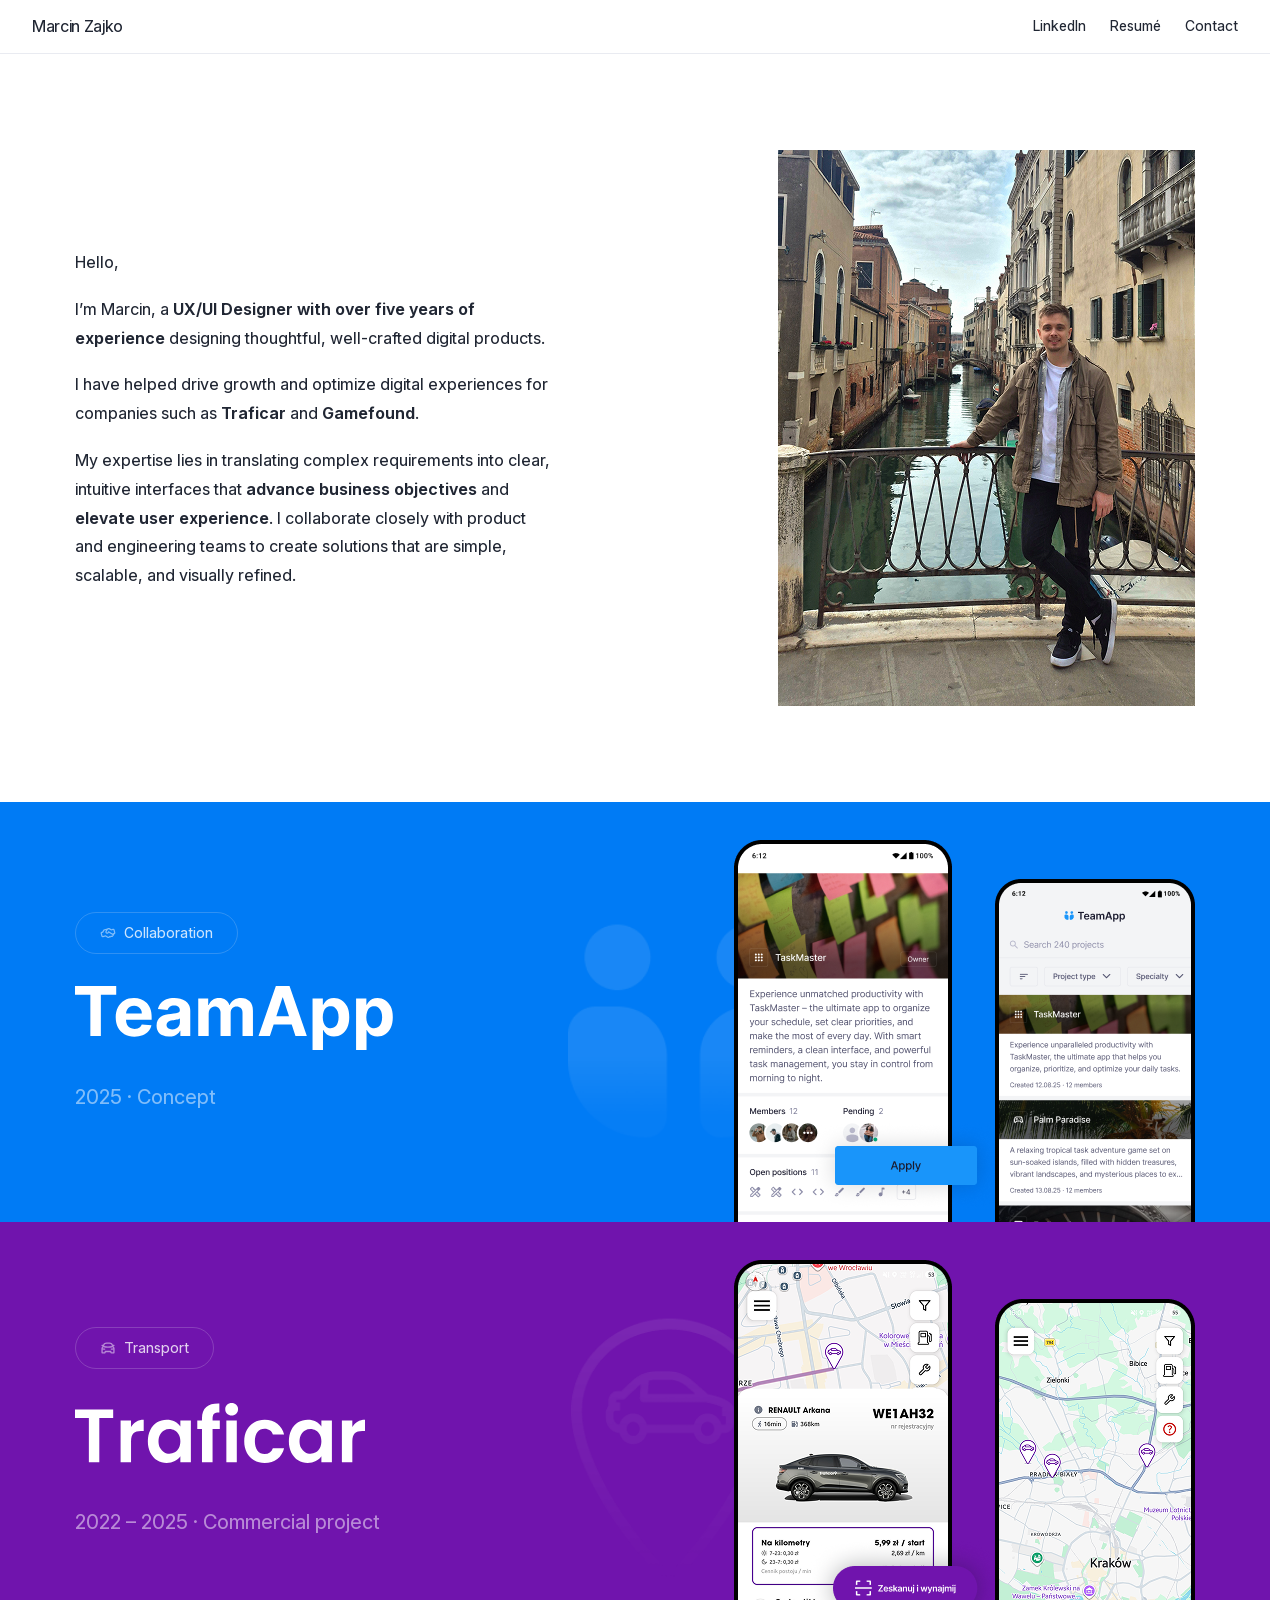
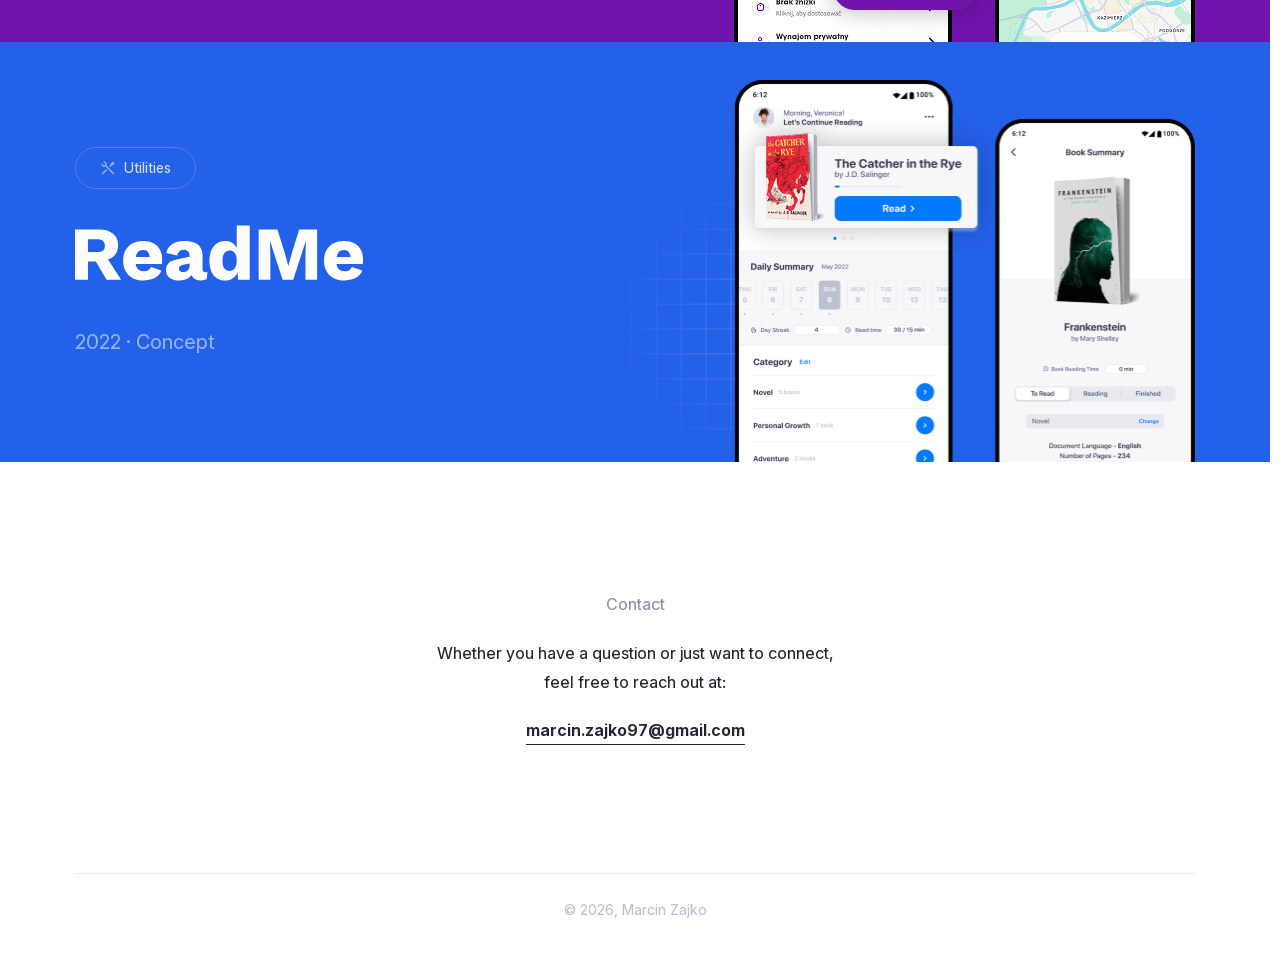
<file: index.html>
<!DOCTYPE html>
<html lang="en">
<head>
  <meta charset="UTF-8">
  <meta name="viewport" content="width=device-width, initial-scale=1.0">

  <meta
    name="description"
    content="Marcin Zajko | UX/UI Designer"
  >

  <title>Marcin Zajko | UX/UI Designer</title>

  <link
  rel="icon"
  href="assets/favicon/favicon.svg"
  type="image/svg+xml"
>

  <link
    rel="preload"
    href="assets/fonts/Inter-Variable.woff2"
    as="font"
    type="font/woff2"
    crossorigin
  >
  <link rel="stylesheet" href="css/styles.css">
  <!-- Google tag (gtag.js) -->
  <script async src="https://www.googletagmanager.com/gtag/js?id=G-S32XWZMTFK"></script>
  <script>
    window.dataLayer = window.dataLayer || [];
    function gtag(){dataLayer.push(arguments);}
    gtag('js', new Date());

    gtag('config', 'G-S32XWZMTFK');
  </script>
</head>

<body>
  <header class="site-header">
    <a class="site-logo" href="index.html">
      Marcin Zajko
    </a>

    <button class="site-navigation-toggle" type="button" aria-expanded="false" aria-controls="primary-navigation" aria-label="Open navigation">
      <span aria-hidden="true"></span>
    </button>

    <nav class="site-navigation" id="primary-navigation" aria-label="Main navigation">
      <ul>
        <li>
          <a href="https://www.linkedin.com/in/marcin-zajko-0b20991ba/" target="_blank" rel="noopener">
            <span class="site-navigation__icon site-navigation__icon--external" aria-hidden="true"></span>
            LinkedIn
          </a>
        </li>

        <li>
          <a href="pages/resume.html">
            Resumé
          </a>
        </li>

        <li>
          <a href="#contact">
            Contact
          </a>
        </li>
      </ul>
    </nav>
  </header>

  <main>
    <section class="about" aria-labelledby="about-heading">
      <div class="about__content">
        <p>
          Hello,
        </p>

        <p>
          I’m Marcin, a <strong>UX/UI Designer with over five years of experience</strong>
          designing thoughtful, well-crafted digital products.
        </p>

        <p>
          I have helped drive growth and optimize digital experiences for
          companies such as <strong>Traficar</strong> and
          <strong>Gamefound</strong>.
        </p>

        <p>
          My expertise lies in translating complex requirements into clear,
          intuitive interfaces that <strong>advance business objectives</strong> and <strong>
          elevate user experience</strong>. I collaborate closely with product 
          and engineering teams to create solutions that are simple, scalable, and visually refined.
        </p>
      </div>

      <div class="about__image">
        <img
          src="assets/pages/home/profile_pic_img.png"
          alt="Marcin Zajko standing on a bridge in Venice"
          width="417"
          height="556"
        >
      </div>
    </section>

    <section class="projects" aria-label="Selected projects">
      <article class="project-card project-card--teamapp">
        <a href="pages/teamapp.html">
          <div class="project-card__content">
            <p class="project-card__badge">
              <img
                src="assets/icons/icon_collab.svg"
                alt=""
                width="16"
                height="16"
                aria-hidden="true"
              >
              <span>Collaboration</span>
            </p>

            <h2 class="project-card__title">
              <img
                class="project-card__logo"
                src="assets/pages/home/teamapp_logo.svg"
                alt="TeamApp"
                width="318"
                height="64"
              >
            </h2>

            <p class="project-card__meta">2025 · Concept</p>
          </div>

          <div class="project-card__image">
            <img
              class="project-card__background"
              src="assets/pages/home/bg_teamapp.png"
              alt=""
              width="224"
              height="184"
              loading="lazy"
              aria-hidden="true"
            >

            <img
              class="project-card__mockup"
              src="assets/pages/home/mock_teamapp.png"
              alt="TeamApp project listing and task management screens"
              width="461"
              height="382"
              loading="lazy"
            >
          </div>
        </a>
      </article>

      <article class="project-card project-card--traficar">
        <a href="pages/traficar.html">
          <div class="project-card__content">
            <p class="project-card__badge">
              <img
                src="assets/icons/icon_transport.svg"
                alt=""
                width="16"
                height="16"
                aria-hidden="true"
              >
              <span>Transport</span>
            </p>

            <h2 class="project-card__title">
              <img
                class="project-card__logo"
                src="assets/pages/home/traficar_logo.svg"
                alt="Traficar"
                width="290"
                height="64"
              >
            </h2>

            <p class="project-card__meta">2022 – 2025 · Commercial project</p>
          </div>

          <div class="project-card__image">
            <img
              class="project-card__background"
              src="assets/pages/home/bg_traficar.png"
              alt=""
              width="192"
              height="258"
              loading="lazy"
              aria-hidden="true"
            >

            <img
              class="project-card__mockup"
              src="assets/pages/home/mock_traficar.png"
              alt="Preview of the Traficar mobile application"
              width="461"
              height="382"
              loading="lazy"
            >
          </div>
        </a>
      </article>

      <article class="project-card project-card--readme">
        <a href="pages/readme.html">
          <div class="project-card__content">
            <p class="project-card__badge">
              <img
                src="assets/icons/icon_utilities.svg"
                alt=""
                width="16"
                height="16"
                aria-hidden="true"
              >
              <span>Utilities</span>
            </p>

            <h2 class="project-card__title">
              <img
                class="project-card__logo"
                src="assets/pages/home/readme_logo.svg"
                alt="ReadMe"
                width="288"
                height="64"
              >
            </h2>

            <p class="project-card__meta">2022 · Concept</p>
          </div>

          <div class="project-card__image">
            <img
              class="project-card__background"
              src="assets/pages/home/bg_readme.png"
              alt=""
              width="799"
              height="377"
              loading="lazy"
              aria-hidden="true"
            >

            <img
              class="project-card__mockup"
              src="assets/pages/home/mock_readme.png"
              alt="Preview of the ReadMe mobile application"
              width="462"
              height="382"
              loading="lazy"
            >
          </div>
        </a>
      </article>
    </section>

    <section class="contact" id="contact" aria-labelledby="contact-heading">
      <p class="contact__label" id="contact-heading">
        Contact
      </p>

      <p>
        Whether you have a question or just want to connect,
        feel free to reach out at:
      </p>

      <a href="mailto:marcin.zajko97@gmail.com">
        marcin.zajko97@gmail.com
      </a>
    </section>
  </main>

  <footer class="site-footer">
    <p>© 2026, Marcin Zajko</p>
  </footer>

  <aside class="analytics-consent" id="analytics-consent" aria-label="Analytics consent" hidden>
    <p>This site uses optional analytics to understand visits and improve the portfolio.</p>
    <div class="analytics-consent__actions">
      <button type="button" data-analytics-consent="accept">Accept analytics</button>
      <button type="button" data-analytics-consent="reject">Reject</button>
    </div>
  </aside>
  <script src="js/main.js" defer></script>
</body>
</html>
</file>
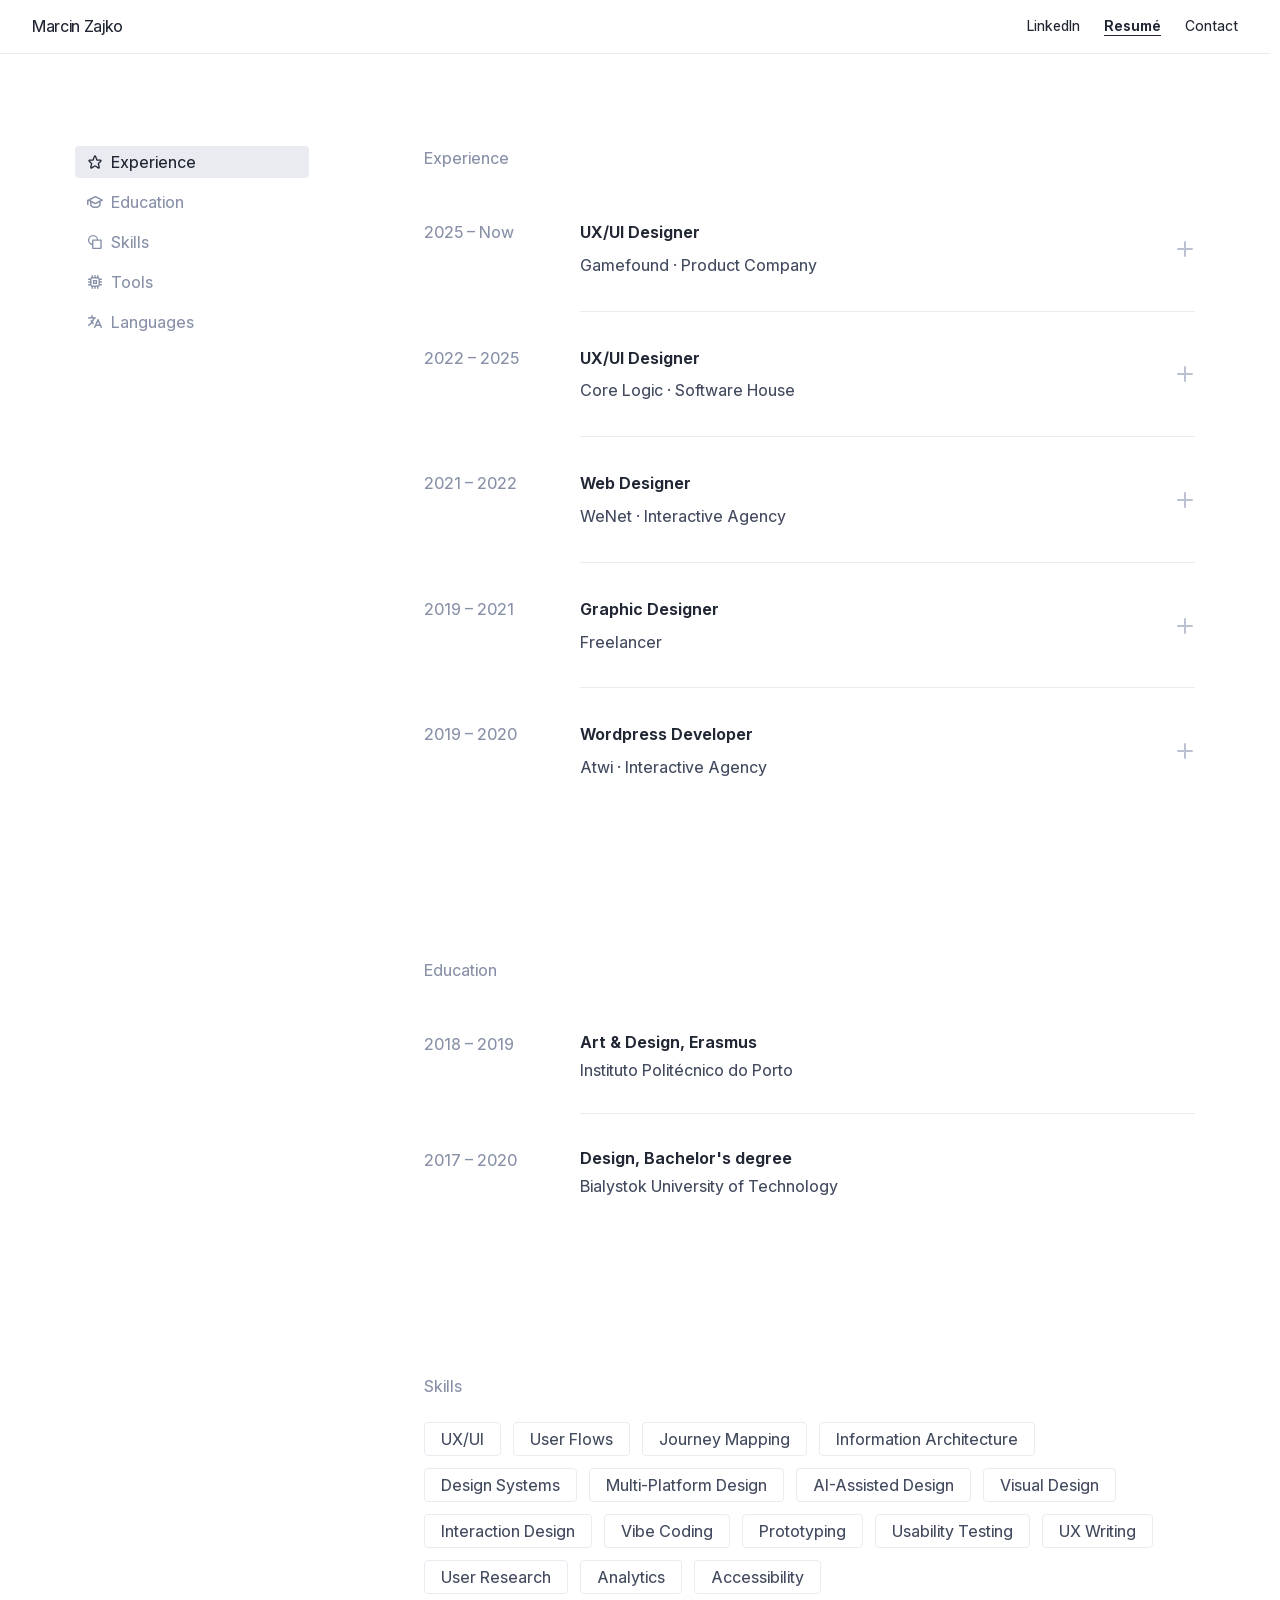
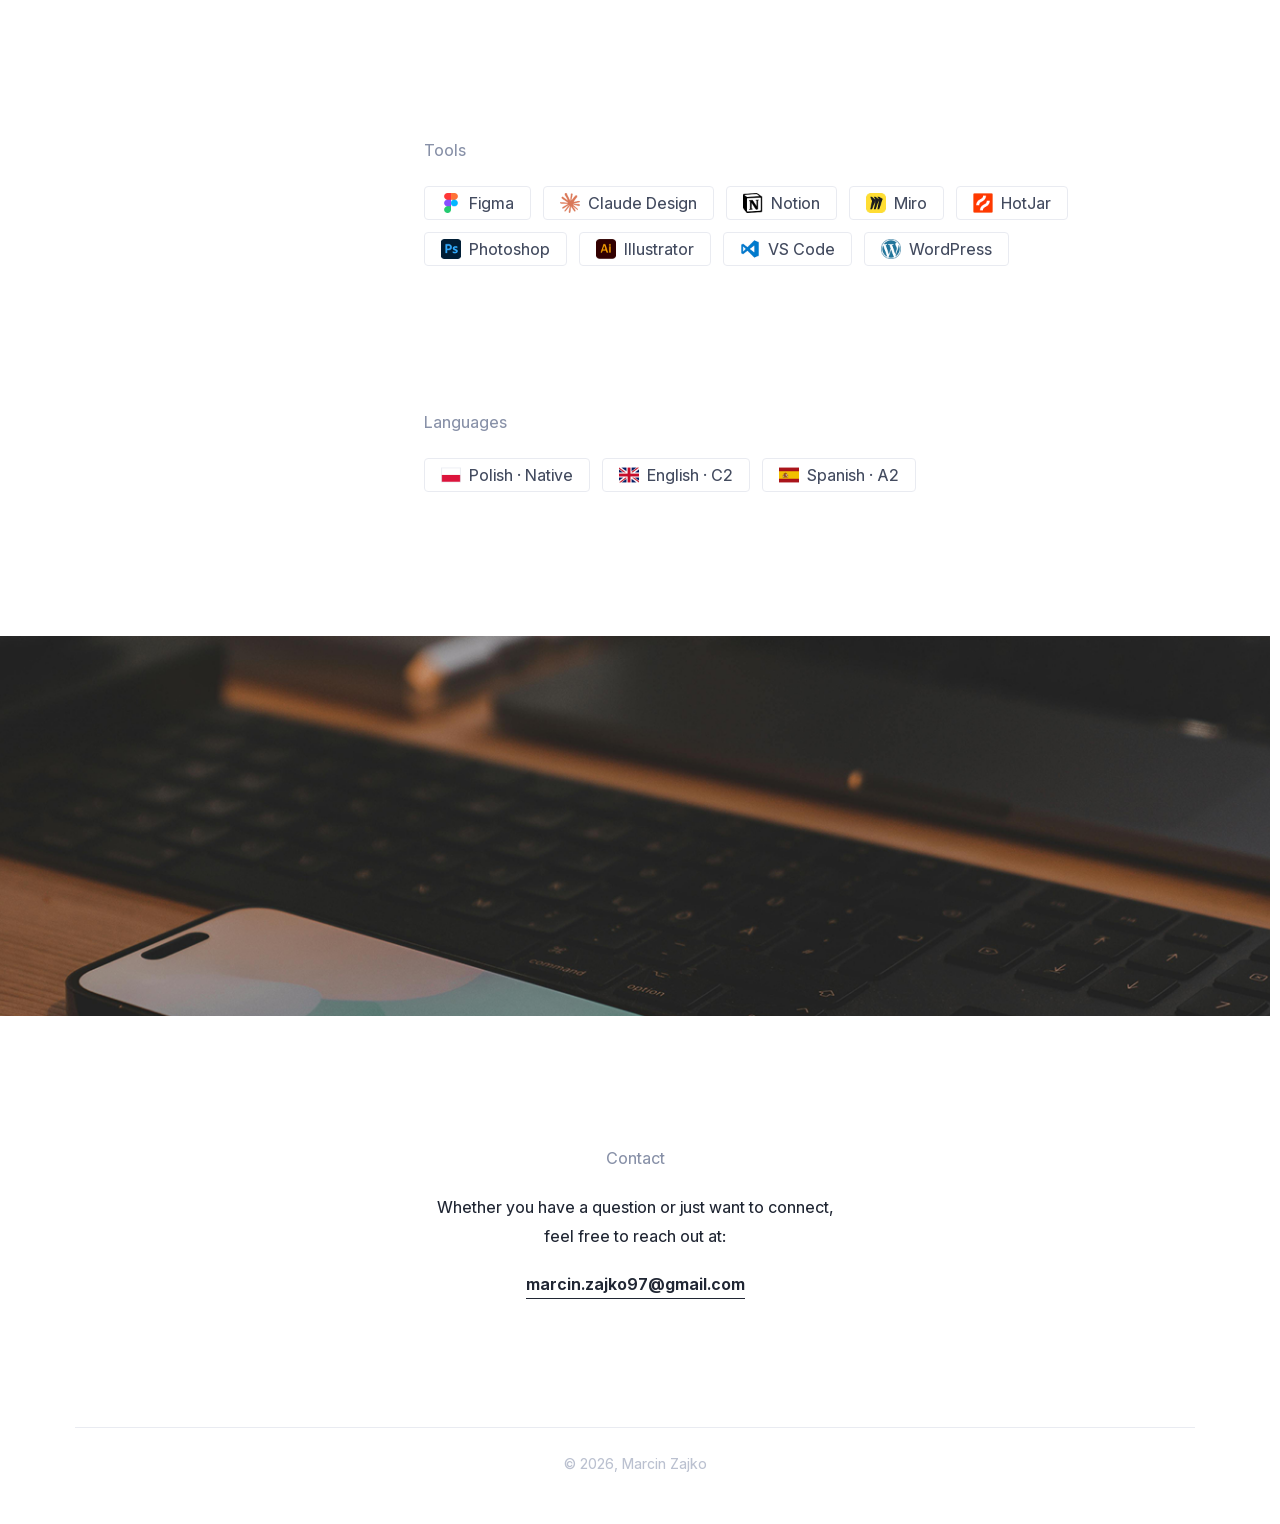
<file: resume.html>
<!DOCTYPE html>
<html lang="en">
<head>
  <meta charset="UTF-8">
  <meta name="viewport" content="width=device-width, initial-scale=1.0">

  <meta
    name="description"
    content="Experience, skills, and education of Marcin Zajko, UI/UX Designer."
  >

  <title>Resumé | Marcin Zajko</title>

  <link rel="icon" href="assets/favicon/favicon.svg" type="image/svg+xml">
  <link
    rel="preload"
    href="assets/fonts/Inter-Variable.woff2"
    as="font"
    type="font/woff2"
    crossorigin
  >
  <link rel="stylesheet" href="css/styles.css">
</head>

<body class="resume-page">
  <header class="site-header">
    <a class="site-logo" href="index.html">Marcin Zajko</a>

    <button class="site-navigation-toggle" type="button" aria-expanded="false" aria-controls="primary-navigation" aria-label="Open navigation">
      <span aria-hidden="true"></span>
    </button>

    <nav class="site-navigation" id="primary-navigation" aria-label="Main navigation">
      <ul>
        <li>
          <a href="https://www.linkedin.com/in/marcin-zajko-0b20991ba/" target="_blank" rel="noopener">
            <span class="site-navigation__icon site-navigation__icon--external" aria-hidden="true"></span>
            LinkedIn
          </a>
        </li>
        <li>
          <a href="resume.html" aria-current="page">Resumé</a>
        </li>
        <li>
          <a href="#contact">
            Contact
          </a>
        </li>
      </ul>
    </nav>
  </header>

  <main>
    <section class="resume" aria-label="Professional resume">
      <nav class="resume-navigation" aria-label="Resume sections">
        <a class="resume-navigation__link resume-navigation__link--experience is-active" href="#experience" aria-current="location">Experience</a>
        <a class="resume-navigation__link resume-navigation__link--education" href="#education">Education</a>
        <a class="resume-navigation__link resume-navigation__link--skills" href="#skills">Skills</a>
        <a class="resume-navigation__link resume-navigation__link--tools" href="#tools">Tools</a>
        <a class="resume-navigation__link resume-navigation__link--languages" href="#languages">Languages</a>
      </nav>

      <div class="resume__content">
        <section class="resume-section" id="experience" aria-labelledby="experience-heading">
          <h1 class="resume__section-title" id="experience-heading">Experience</h1>

          <ol class="experience-list">
            <li class="experience-item">
              <button class="experience-item__summary" type="button" aria-expanded="false" aria-controls="experience-gamefound">
                <span class="experience-item__date">2025 – Now</span>
                <span class="experience-item__heading">
                  <span class="experience-item__title">UX/UI Designer</span>
                  <span class="experience-item__meta">Gamefound · Product Company</span>
                </span>
                <span class="experience-item__toggle-icon" aria-hidden="true"></span>
              </button>
              <div class="experience-item__panel" id="experience-gamefound" hidden>
                <div class="experience-item__panel-content">
                  <ul>
                    <li>Creating user flows, wireframes, high-fidelity designs, and interactive prototypes based on user needs and business requirements.</li>
                    <li>Analyzing user behavior, identifying usability issues, and proposing solutions to improve user experience and conversion rates.</li>
                    <li>Collaborating closely with product owners, developers, and stakeholders to define requirements and deliver effective solutions.</li>
                    <li>Presenting design concepts, explaining design decisions, and recommending improvements based on user and business needs.</li>
                  </ul>
                </div>
              </div>
            </li>
          <li class="experience-item">
            <button class="experience-item__summary" type="button" aria-expanded="false" aria-controls="experience-corelogic">
              <span class="experience-item__date">2022 – 2025</span>
              <span class="experience-item__heading">
                <span class="experience-item__title">UX/UI Designer</span>
                <span class="experience-item__meta">Core Logic · Software House</span>
              </span>
              <span class="experience-item__toggle-icon" aria-hidden="true"></span>
            </button>
            <div class="experience-item__panel" id="experience-corelogic" hidden>
              <div class="experience-item__panel-content">
                <ul>
                  <li>Designing wireframes, prototypes, user flows based on the requirements.</li>
                  <li>Studying and analysing the behaviour of the users, collecting feedback to find the best areas to improve.</li>
                  <li>Creating, developing and maintaining design systems.</li>
                  <li>Working closely with development team.</li>
                  <li>Consulting projects with product owners and stakeholders.</li>
                </ul>
                <p><span>Apps:</span> Traficar, Express Car Rental, Core Insurance, Tennisphere, SellTool Lite, Core Sharing Business and more</p>
              </div>
            </div>
          </li>
          <li class="experience-item">
            <button class="experience-item__summary" type="button" aria-expanded="false" aria-controls="experience-wenet">
              <span class="experience-item__date">2021 – 2022</span>
              <span class="experience-item__heading">
                <span class="experience-item__title">Web Designer</span>
                <span class="experience-item__meta">WeNet · Interactive Agency</span>
              </span>
              <span class="experience-item__toggle-icon" aria-hidden="true"></span>
            </button>
            <div class="experience-item__panel" id="experience-wenet" hidden>
              <div class="experience-item__panel-content">
                <ul>
                  <li>Designing website wireframes and layouts based on client briefs.</li>
                  <li>Creating visual assets and preparing design files for the development team.</li>
                  <li>Collaborating with developers during implementation to ensure consistency across styles, components, and visual elements.</li>
                </ul>
              </div>
            </div>
          </li>
          <li class="experience-item">
            <button class="experience-item__summary" type="button" aria-expanded="false" aria-controls="experience-graphic">
              <span class="experience-item__date">2019 – 2021</span>
              <span class="experience-item__heading">
                <span class="experience-item__title">Graphic Designer</span>
                <span class="experience-item__meta">Freelancer</span>
              </span>
              <span class="experience-item__toggle-icon" aria-hidden="true"></span>
            </button>
            <div class="experience-item__panel" id="experience-graphic" hidden>
              <div class="experience-item__panel-content">
                <ul>
                  <li>Designing website wireframes, visual identities, and marketing materials for clients.</li>
                  <li>Translating client requirements into creative and functional design solutions.</li>
                  <li>Presenting design concepts, gathering feedback, and refining final deliverables.</li>
                </ul>
                <p><span>Clients:</span> Adcraft, Only Comfort, Elmax, Untype, Better Vision Agency, ESN and more</p>
              </div>
            </div>
          </li>
          <li class="experience-item">
            <button class="experience-item__summary" type="button" aria-expanded="false" aria-controls="experience-wordpress">
              <span class="experience-item__date">2019 – 2020</span>
              <span class="experience-item__heading">
                <span class="experience-item__title">Wordpress Developer</span>
                <span class="experience-item__meta">Atwi · Interactive Agency</span>
              </span>
              <span class="experience-item__toggle-icon" aria-hidden="true"></span>
            </button>
            <div class="experience-item__panel" id="experience-wordpress" hidden>
              <div class="experience-item__panel-content">
                <ul>
                  <li>Designing and developing responsive websites using WordPress.</li>
                  <li>Customizing website layouts and functionality based on project requirements.</li>
                  <li>Collaborating with team members to deliver functional and visually consistent websites.</li>
                </ul>
              </div>
            </div>
          </li>
          </ol>
        </section>

        <section class="resume-section" id="education" aria-labelledby="education-heading">
          <h2 class="resume__section-title" id="education-heading">Education</h2>
          <ol class="education-list">
            <li><span>2018 – 2019</span><p><strong>Art &amp; Design, Erasmus</strong>Instituto Politécnico do Porto</p></li>
            <li><span>2017 – 2020</span><p><strong>Design, Bachelor's degree</strong>Bialystok University of Technology</p></li>
          </ol>
        </section>

        <section class="resume-section" id="skills" aria-labelledby="skills-heading">
          <h2 class="resume__section-title" id="skills-heading">Skills</h2>
          <ul class="tag-list">
            <li>UX/UI</li><li>User Flows</li><li>Journey Mapping</li><li>Information Architecture</li>
            <li>Design Systems</li><li>Multi-Platform Design</li><li>AI-Assisted Design</li><li>Visual Design</li>
            <li>Interaction Design</li><li>Vibe Coding</li><li>Prototyping</li><li>Usability Testing</li>
            <li>UX Writing</li><li>User Research</li><li>Analytics</li><li>Accessibility</li>
          </ul>
        </section>

        <section class="resume-section" id="tools" aria-labelledby="tools-heading">
          <h2 class="resume__section-title" id="tools-heading">Tools</h2>
          <ul class="tag-list tag-list--icons">
            <li><img src="assets/pages/resume/figma_img.png" alt="" width="20" height="20">Figma</li>
            <li><img src="assets/pages/resume/claude_img.png" alt="" width="20" height="20">Claude Design</li>
            <li><img src="assets/pages/resume/notion_img.png" alt="" width="20" height="20">Notion</li>
            <li><img src="assets/pages/resume/miro_img.png" alt="" width="20" height="20">Miro</li>
            <li><img src="assets/pages/resume/hotjar_img.png" alt="" width="20" height="20">HotJar</li>
            <li><img src="assets/pages/resume/photoshop_img.png" alt="" width="20" height="20">Photoshop</li>
            <li><img src="assets/pages/resume/illustrator_img.png" alt="" width="20" height="20">Illustrator</li>
            <li><img src="assets/pages/resume/vscode_img.png" alt="" width="20" height="20">VS Code</li>
            <li><img src="assets/pages/resume/wordpress_img.png" alt="" width="20" height="20">WordPress</li>
          </ul>
        </section>

        <section class="resume-section" id="languages" aria-labelledby="languages-heading">
          <h2 class="resume__section-title" id="languages-heading">Languages</h2>
          <ul class="tag-list tag-list--icons">
            <li><img src="assets/pages/resume/pl_img.png" alt="" width="20" height="20">Polish · Native</li>
            <li><img src="assets/pages/resume/eng_img.png" alt="" width="20" height="20">English · C2</li>
            <li><img src="assets/pages/resume/es_img.png" alt="" width="20" height="20">Spanish · A2</li>
          </ul>
        </section>
      </div>
    </section>

    <figure class="resume-image">
      <img
        src="assets/pages/resume/img_resume.png"
        alt="Designer workspace with a tablet and laptop"
        width="1920"
        height="520"
        loading="lazy"
      >
    </figure>

    <section class="contact" id="contact" aria-labelledby="contact-heading">
      <p class="contact__label" id="contact-heading">Contact</p>
      <p>Whether you have a question or just want to connect, feel free to reach out at:</p>
      <a href="mailto:marcin.zajko97@gmail.com">marcin.zajko97@gmail.com</a>
    </section>
  </main>

  <footer class="site-footer">
    <p>© 2026, Marcin Zajko</p>
  </footer>

  <script src="js/main.js" defer></script>
</body>
</html>
</file>
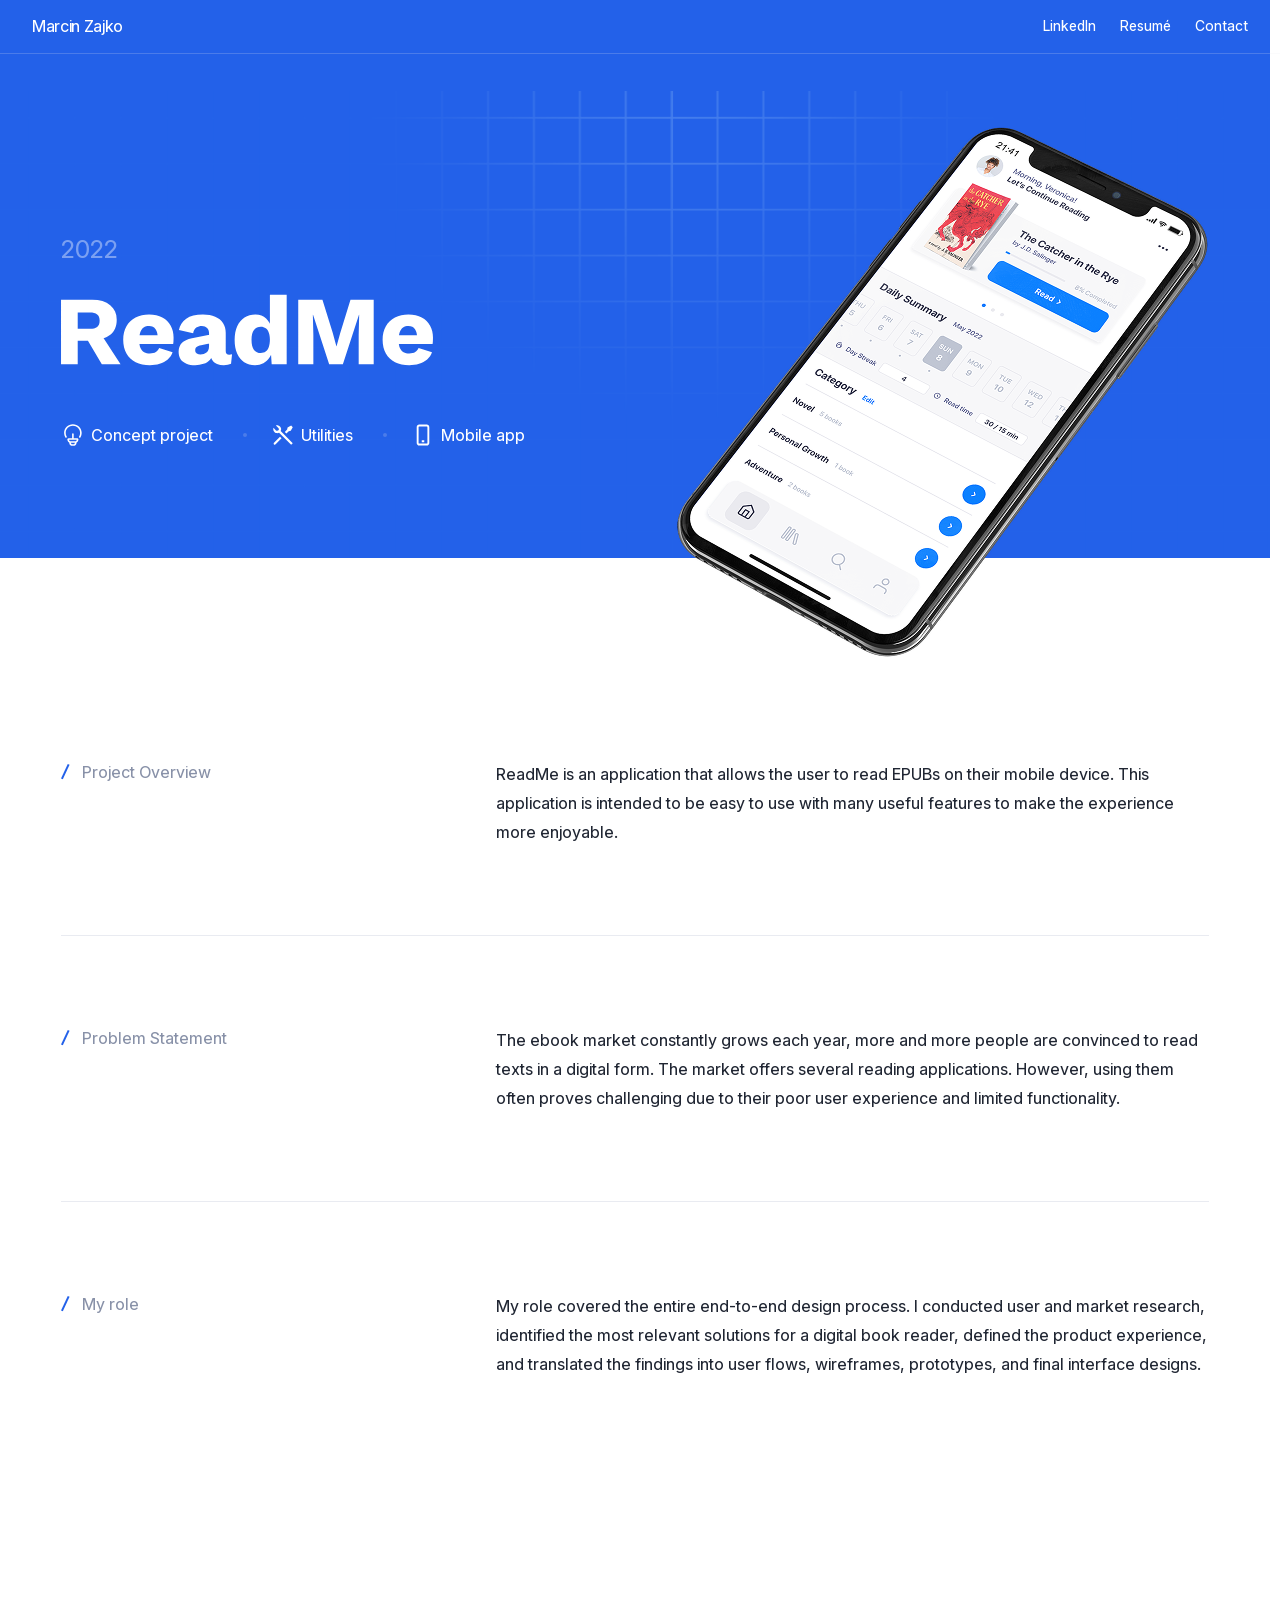
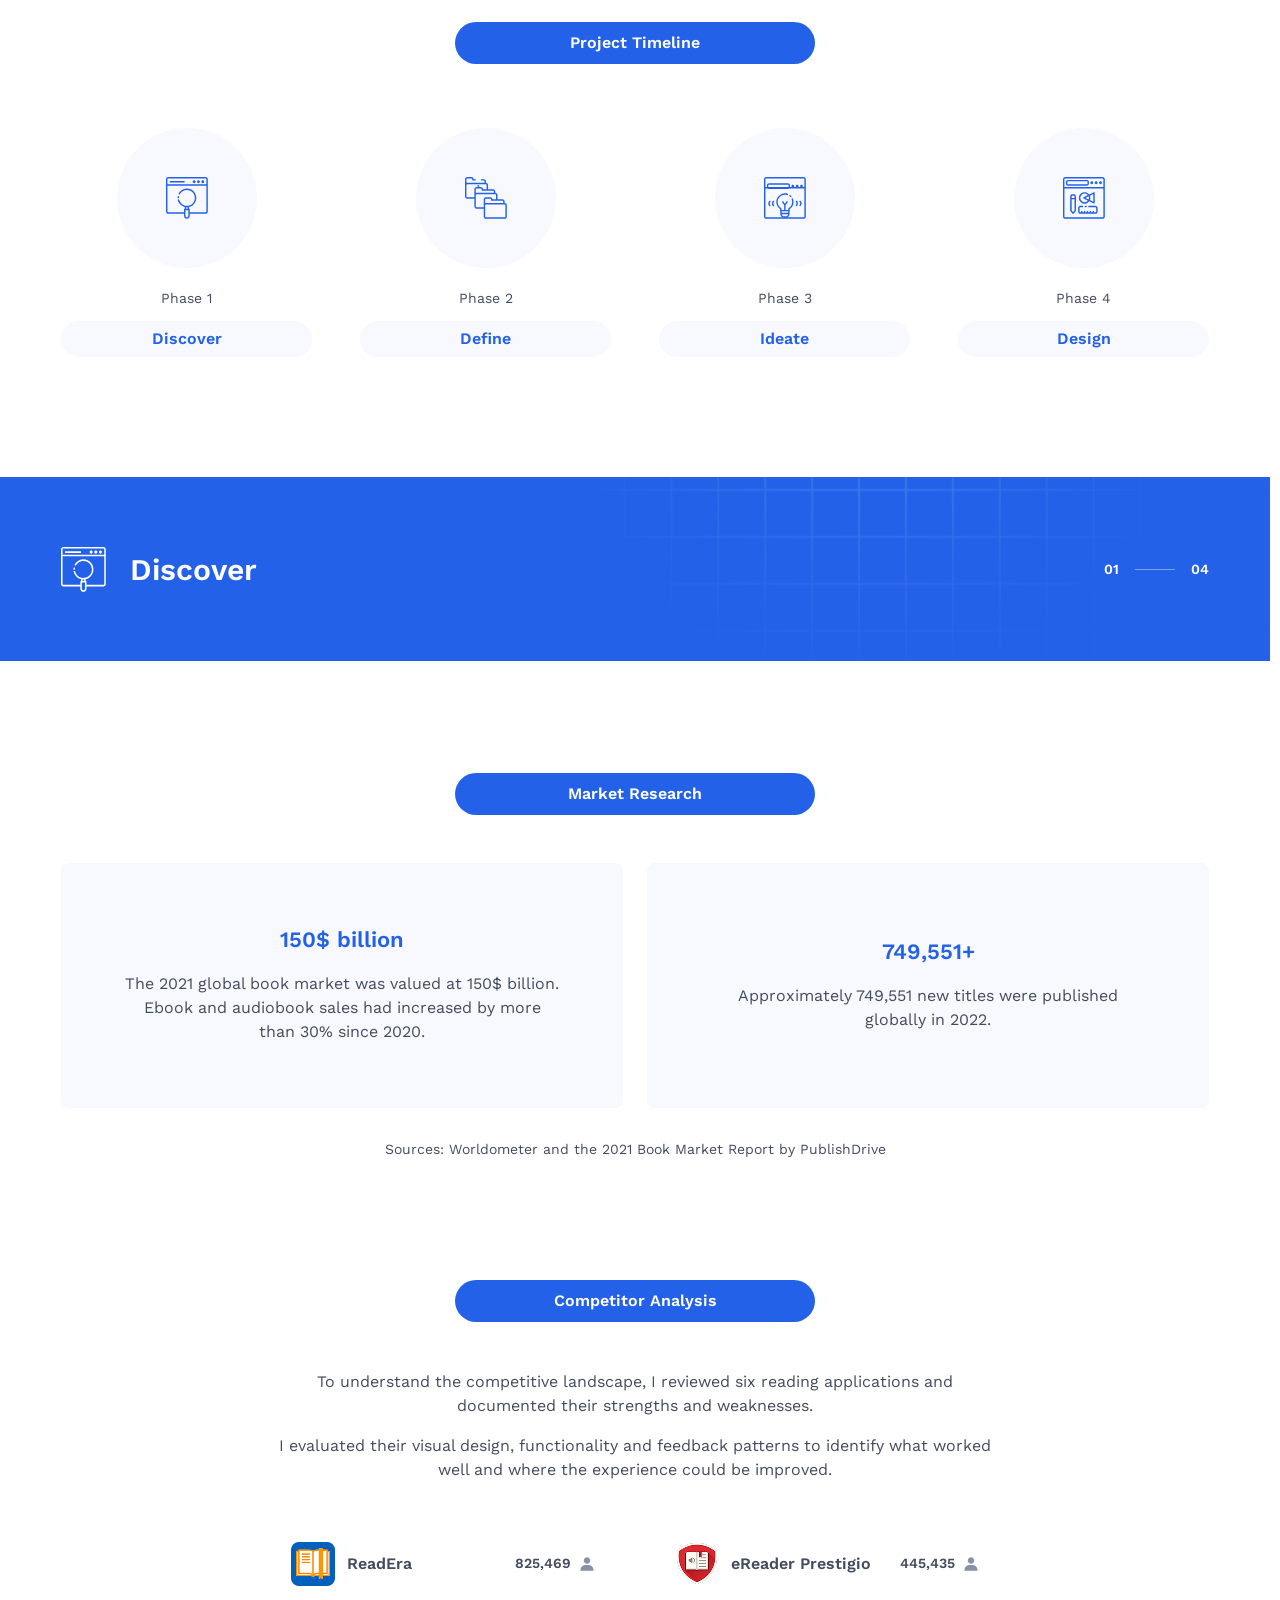
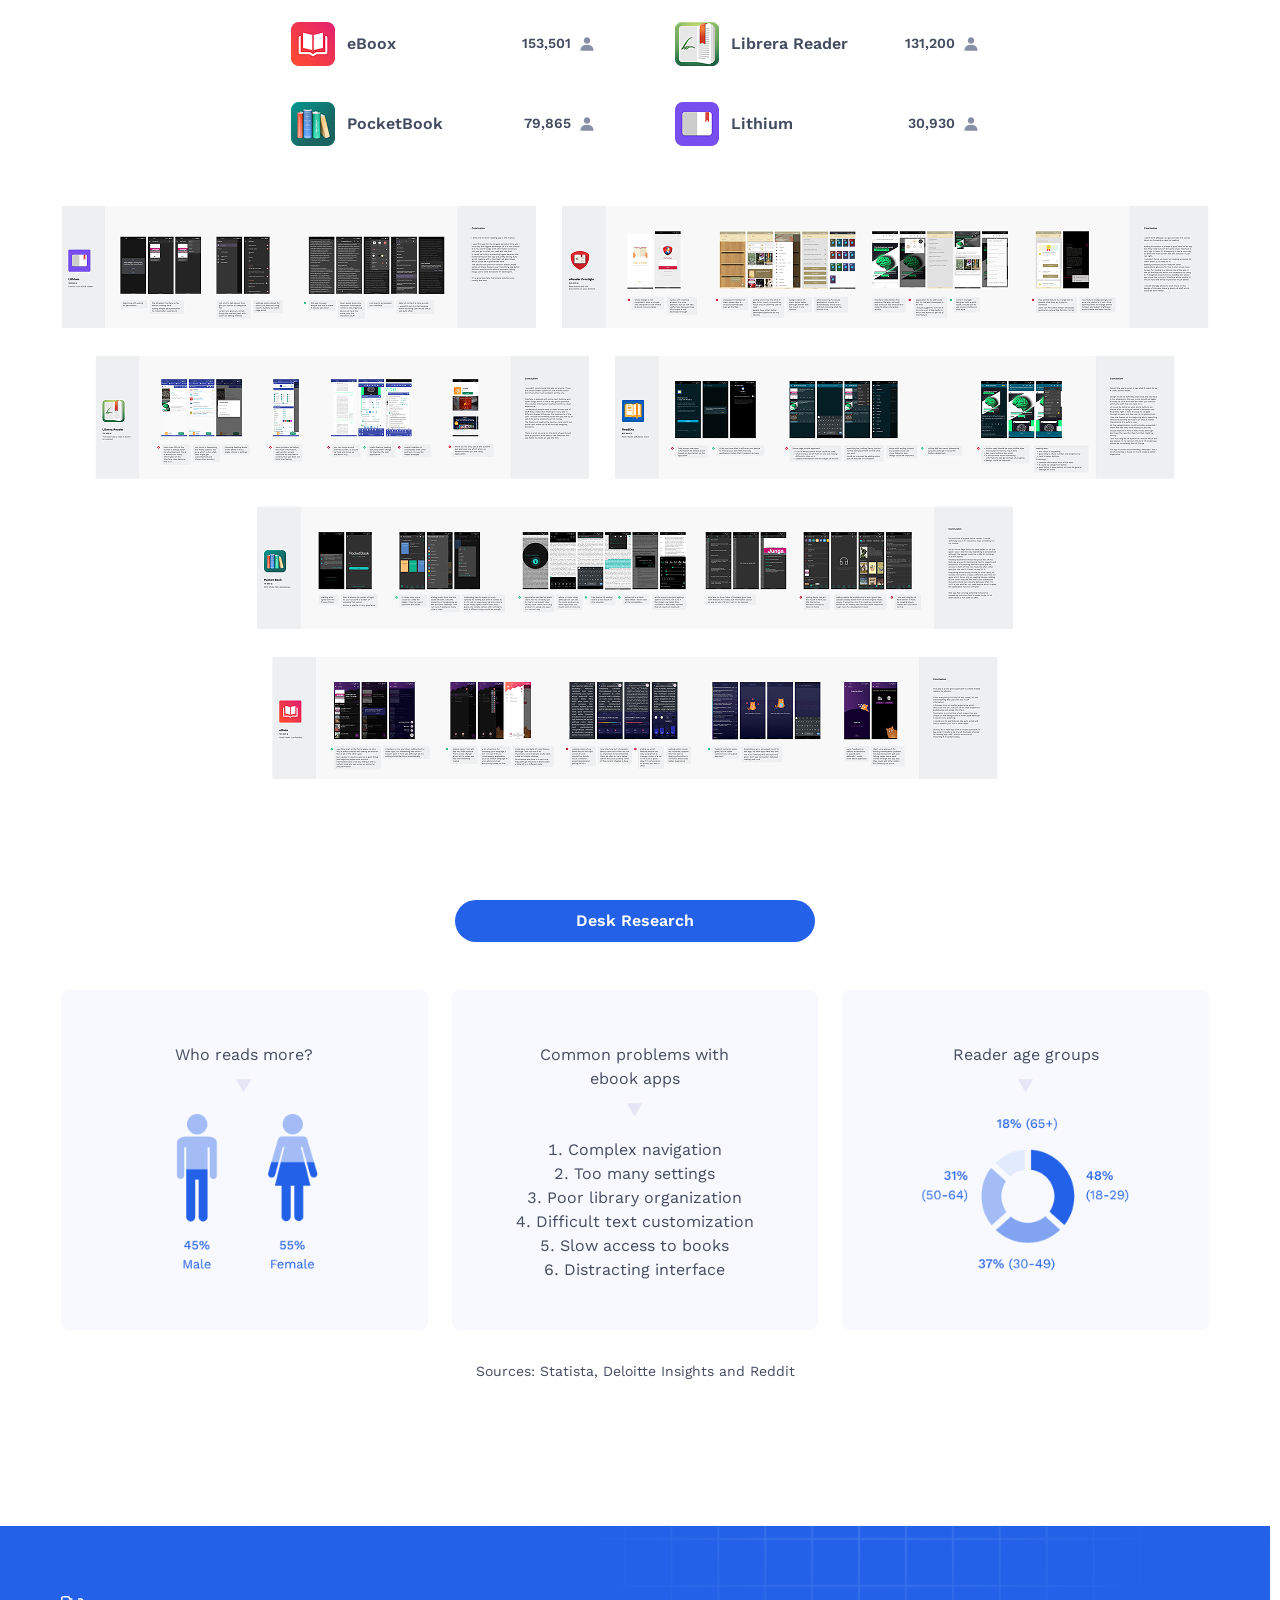
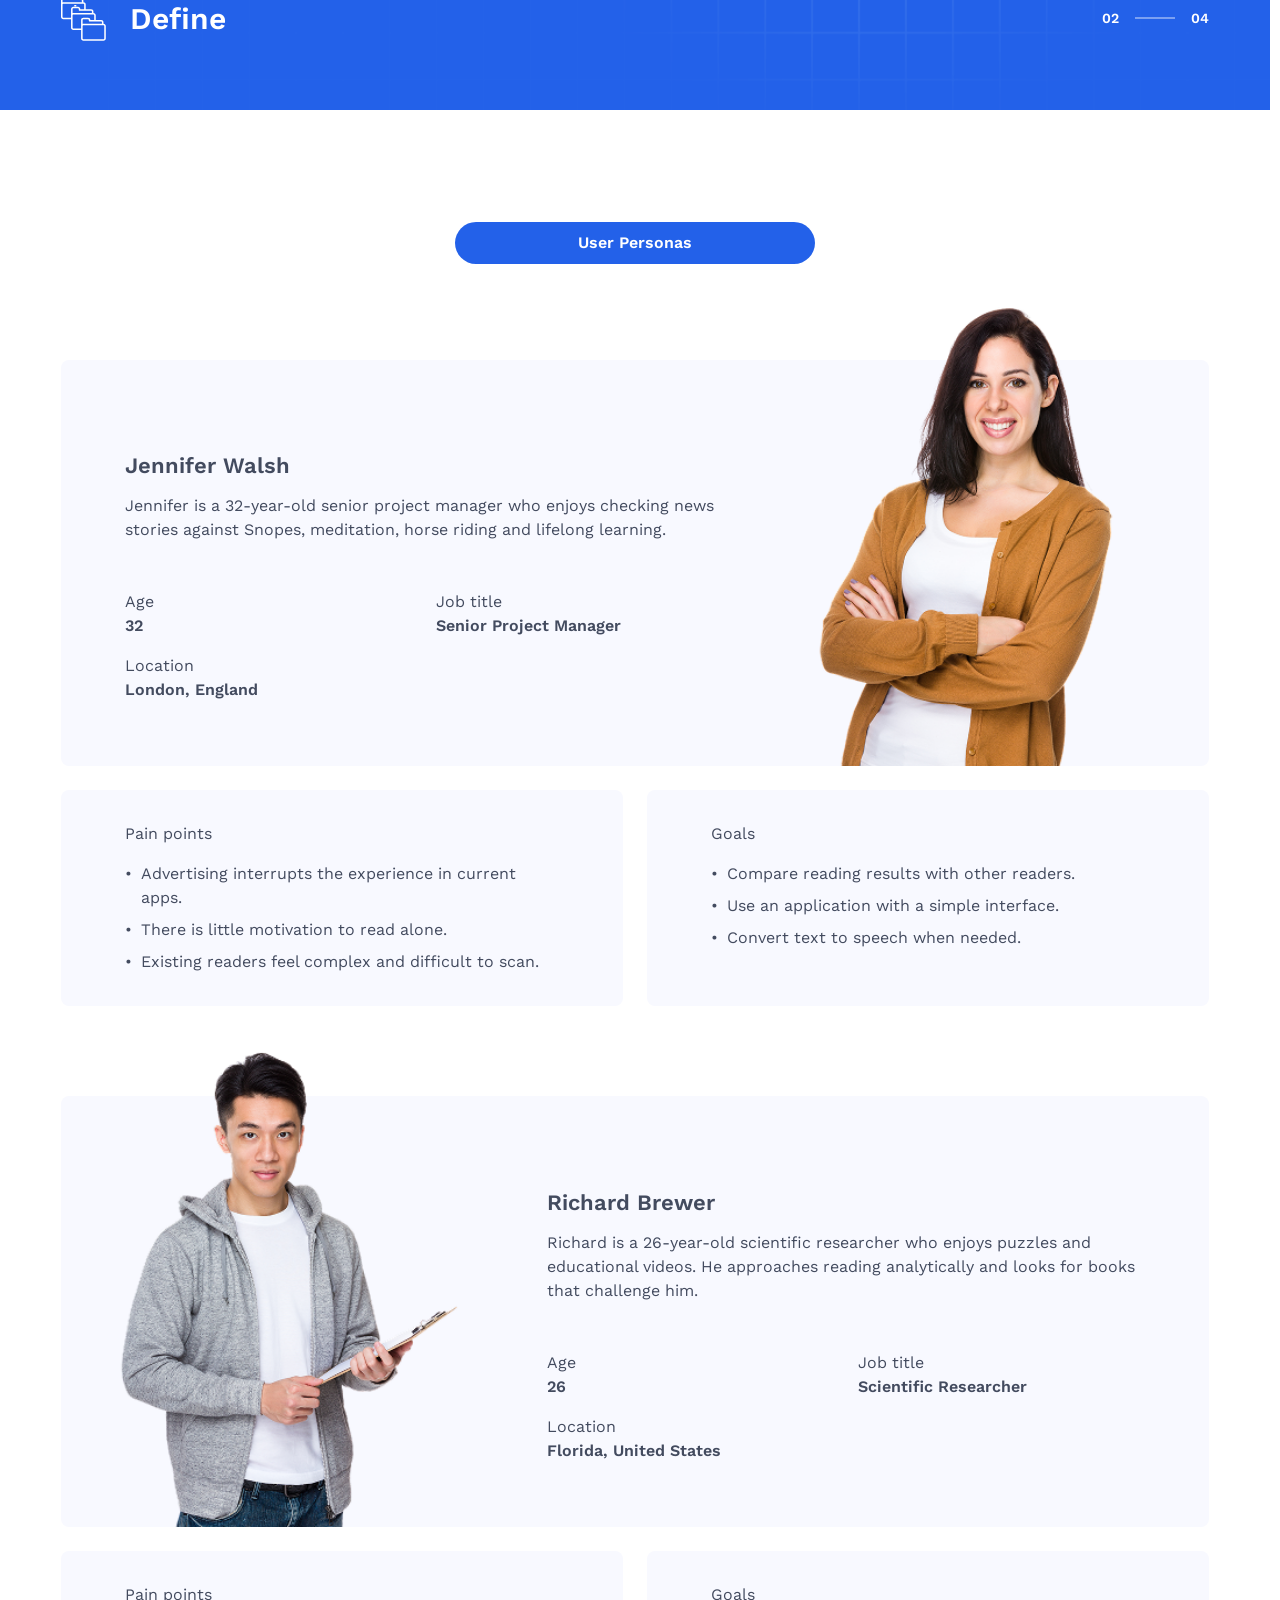
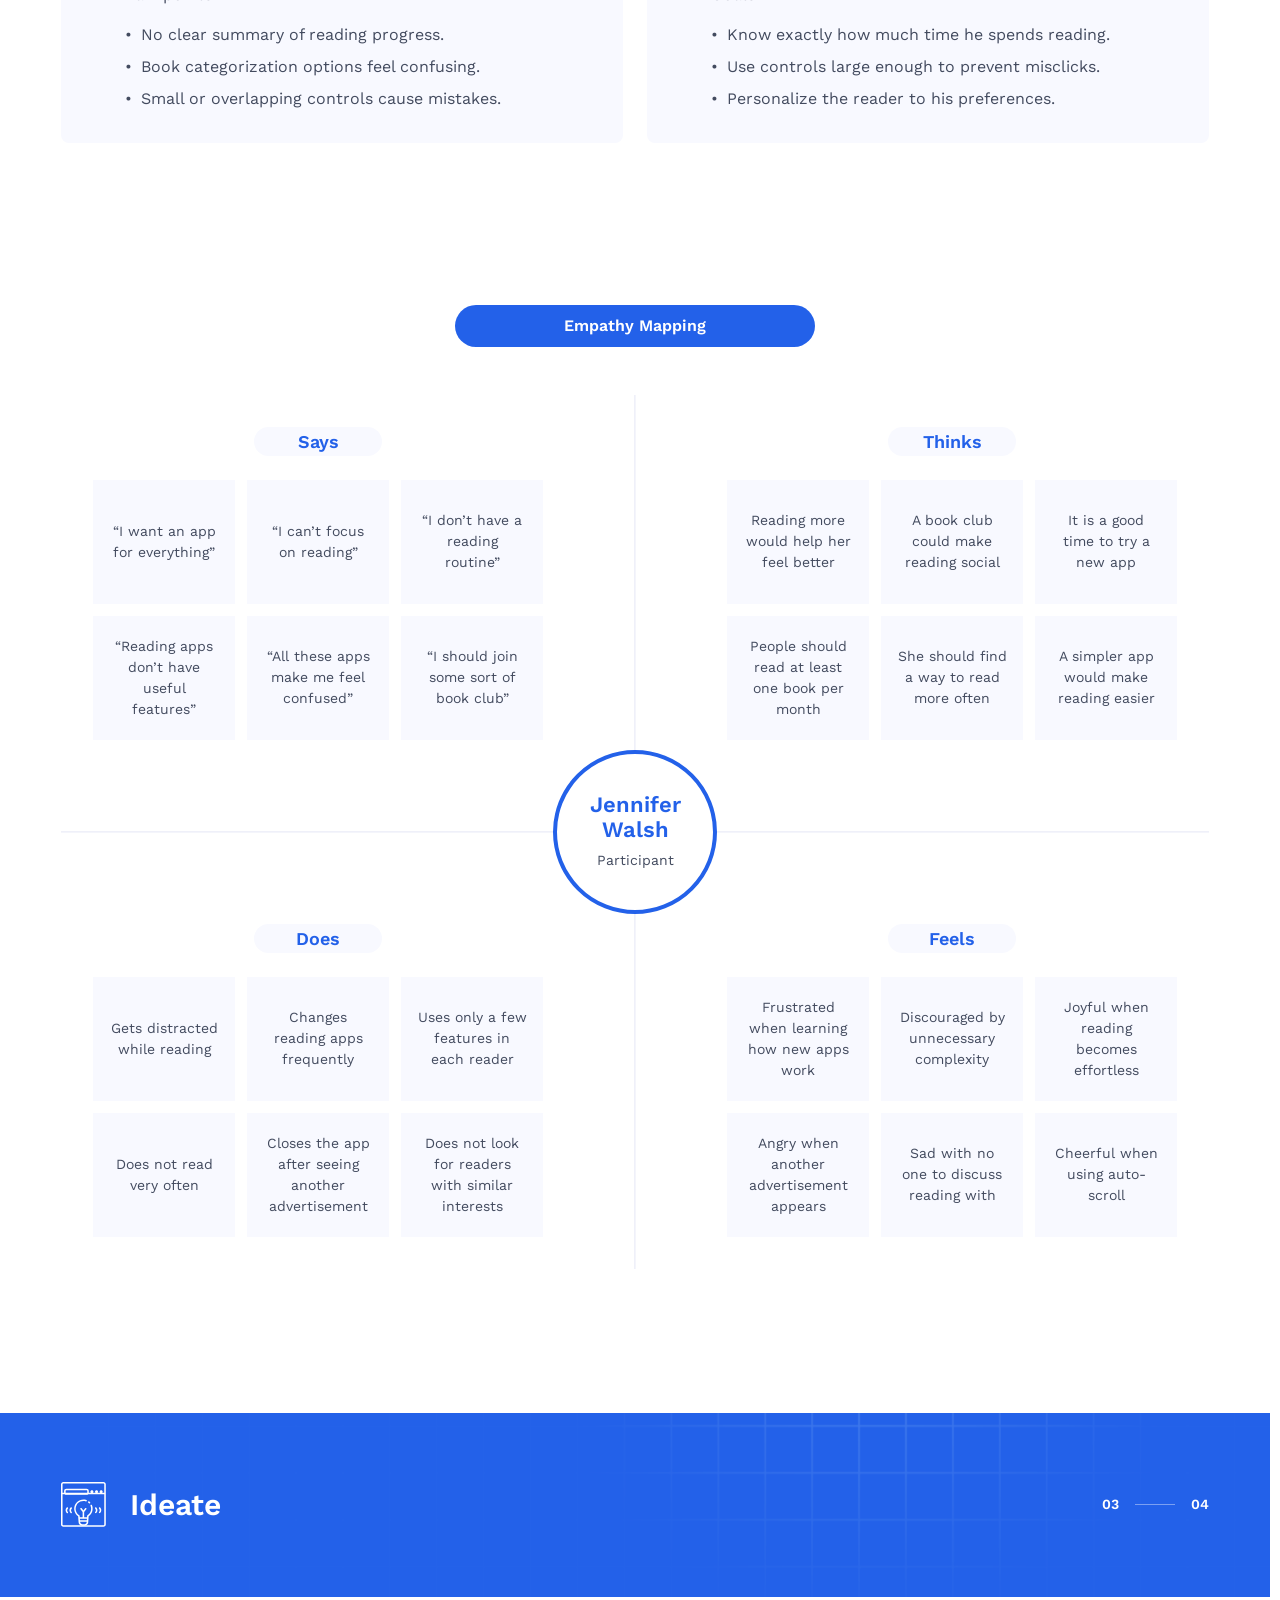
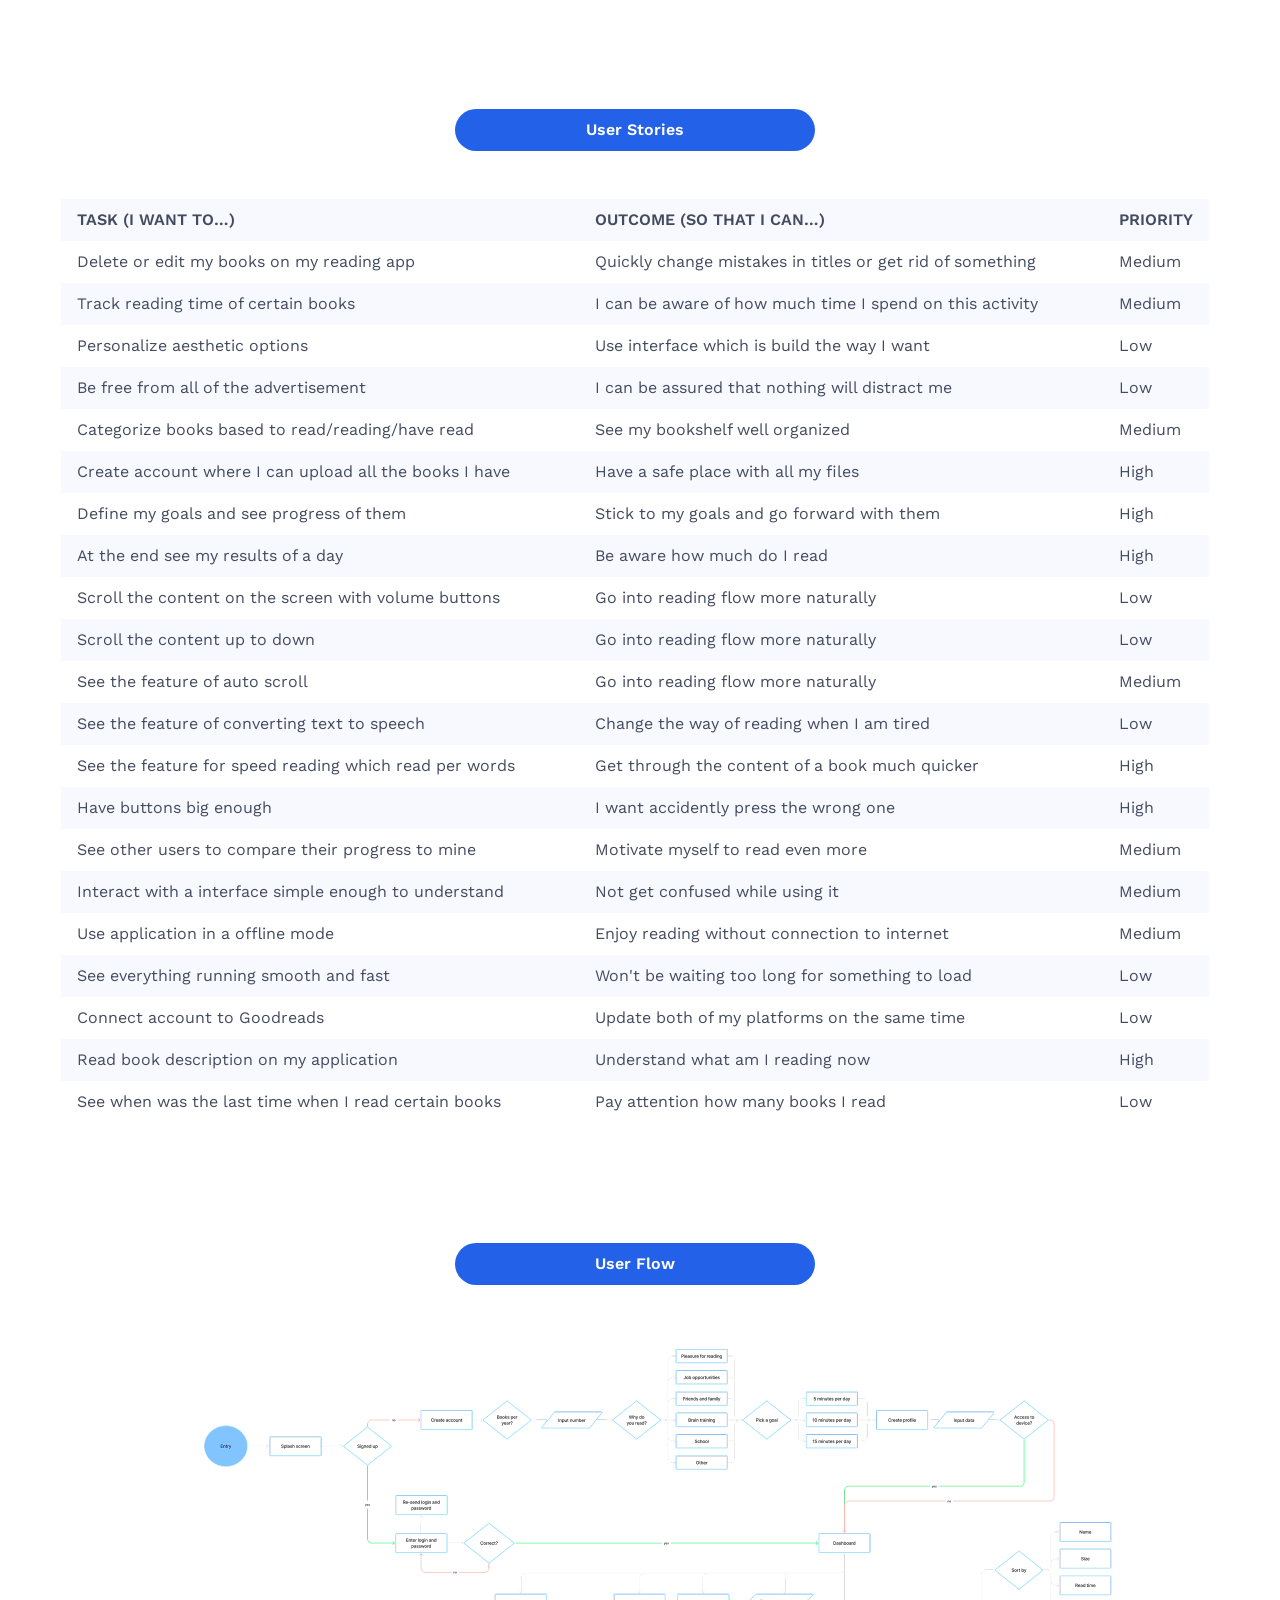
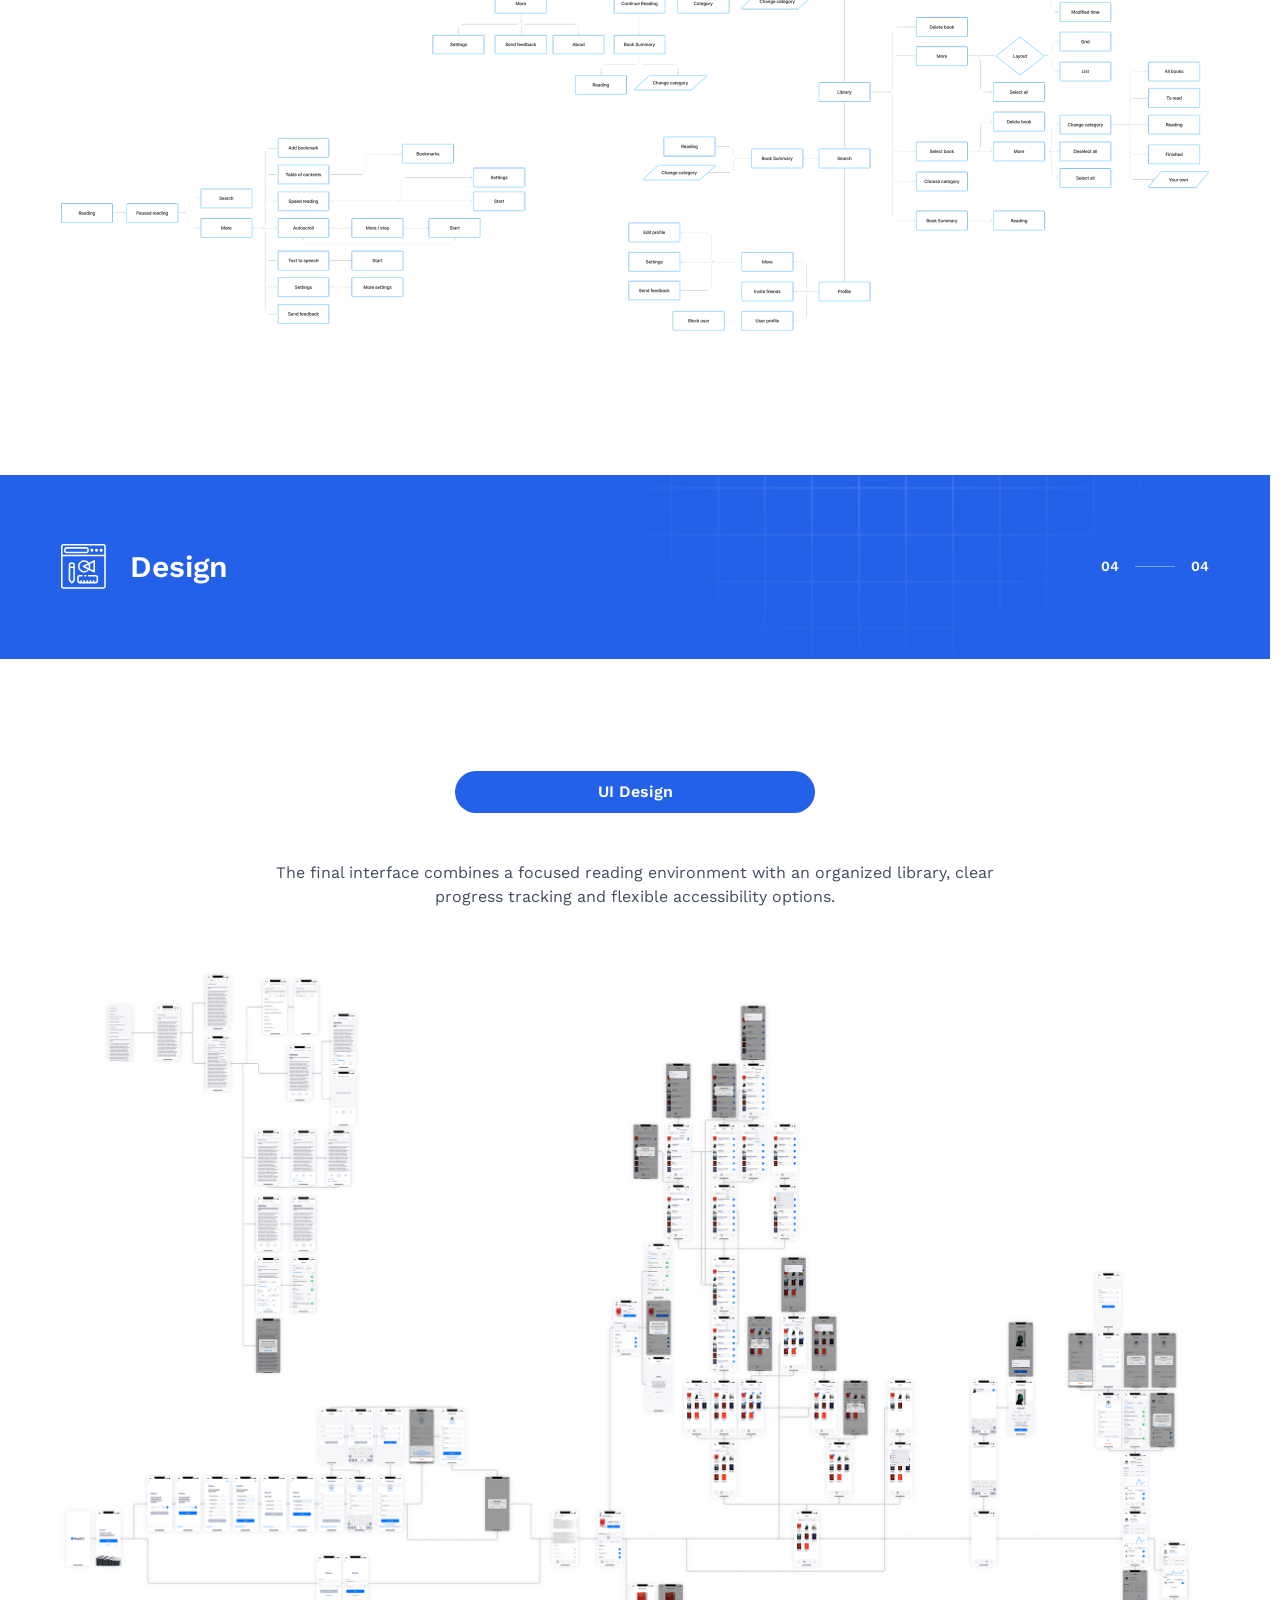
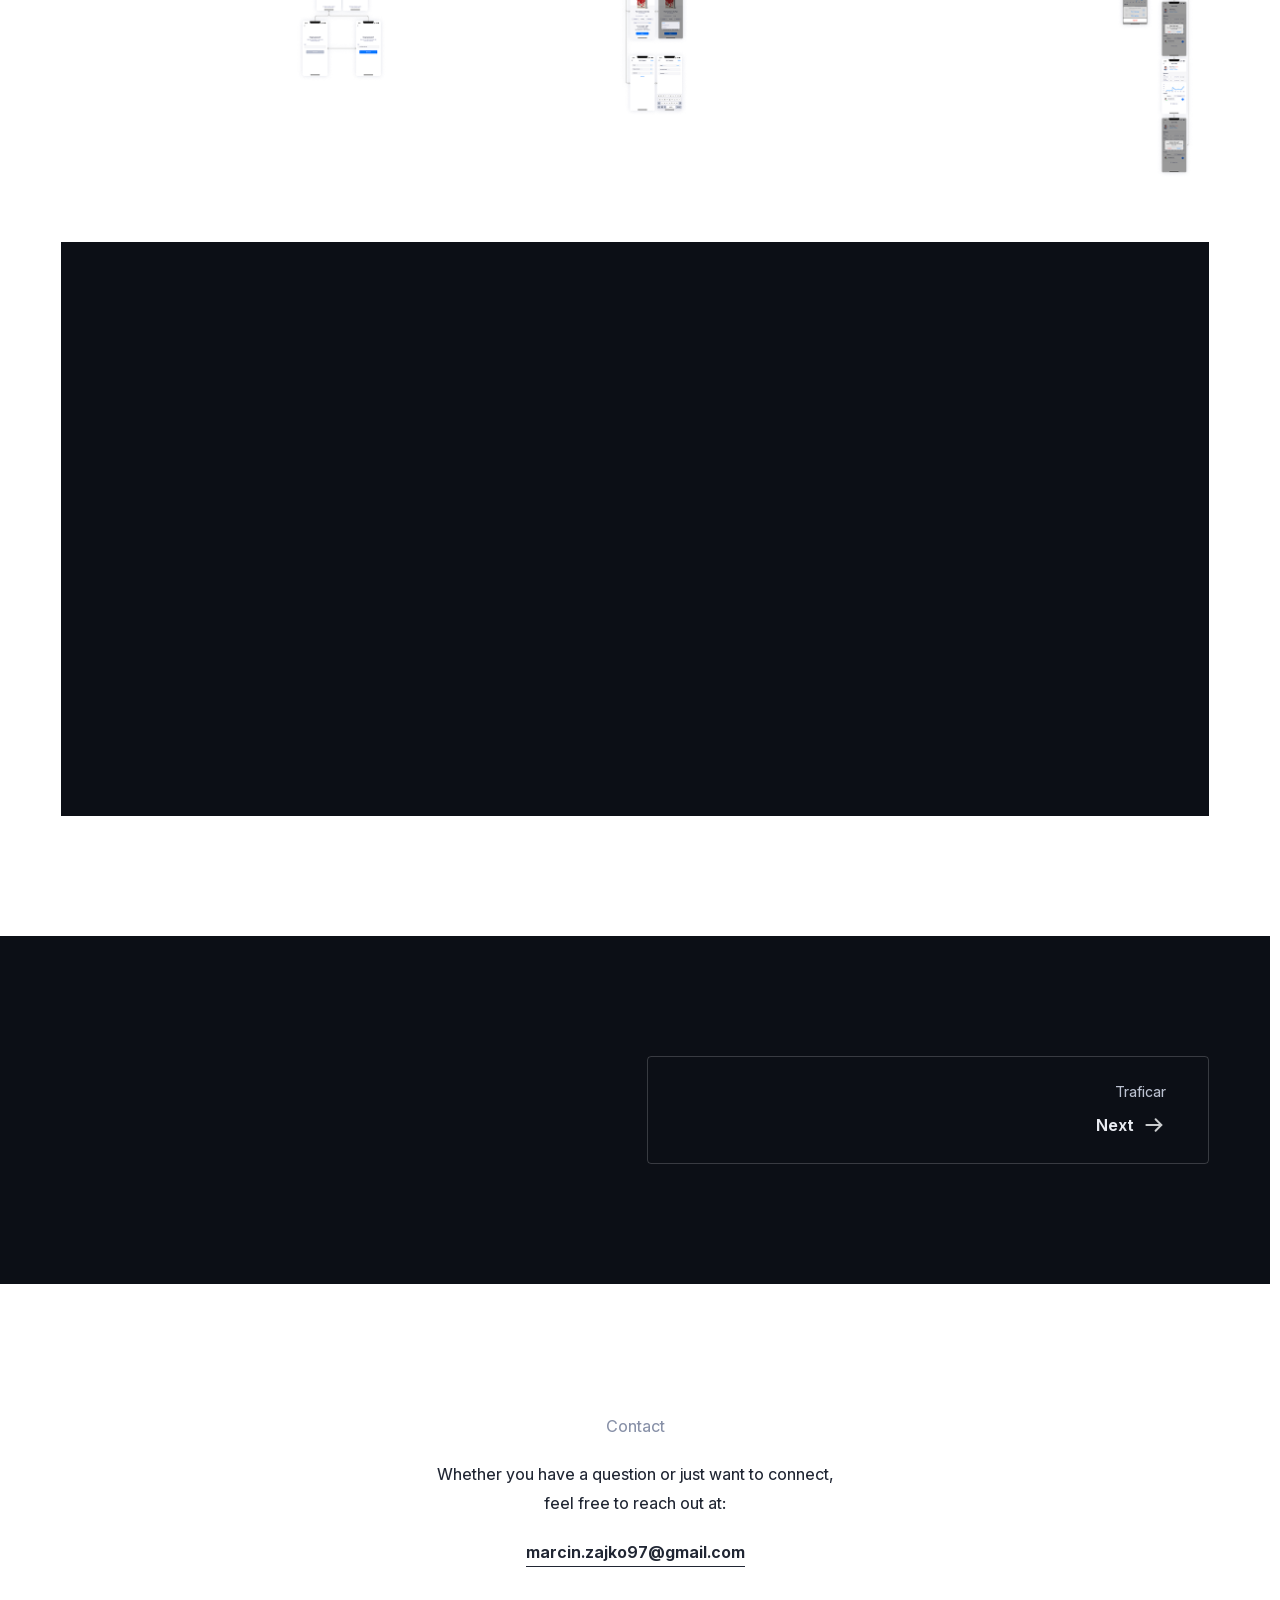
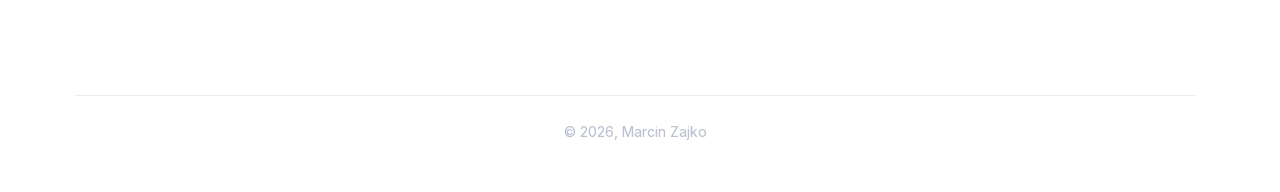
<file: pages/readme.html>
<!DOCTYPE html>
<html lang="en">
<head>
  <meta charset="UTF-8">
  <meta name="viewport" content="width=device-width, initial-scale=1.0">

  <meta
    name="description"
    content="ReadMe UX case study by Marcin Zajko."
  >

  <title>ReadMe | Marcin Zajko</title>

  <script>
    if (!window.matchMedia("(prefers-reduced-motion: reduce)").matches) {
      document.documentElement.classList.add("motion-enabled");
    }
  </script>

  <link rel="icon" href="../assets/favicon/favicon.svg" type="image/svg+xml">
  <link
    rel="preload"
    href="../assets/fonts/Inter-Variable.woff2"
    as="font"
    type="font/woff2"
    crossorigin
  >
  <link rel="stylesheet" href="../css/styles.css">
  <!-- Google tag (gtag.js) -->
  <script async src="https://www.googletagmanager.com/gtag/js?id=G-S32XWZMTFK"></script>
  <script>
    window.dataLayer = window.dataLayer || [];
    function gtag(){dataLayer.push(arguments);}
    gtag('js', new Date());

    gtag('config', 'G-S32XWZMTFK');
  </script>
</head>

<body class="case-study-page case-study-page--readme">
  <header class="site-header">
    <a class="site-logo" href="../index.html">Marcin Zajko</a>

    <button class="site-navigation-toggle" type="button" aria-expanded="false" aria-controls="primary-navigation" aria-label="Open navigation">
      <span aria-hidden="true"></span>
    </button>

    <nav class="site-navigation" id="primary-navigation" aria-label="Main navigation">
      <ul>
        <li>
          <a href="https://www.linkedin.com/in/marcin-zajko-0b20991ba/" target="_blank" rel="noopener">
            <span class="site-navigation__icon site-navigation__icon--external" aria-hidden="true"></span>
            LinkedIn
          </a>
        </li>
        <li>
          <a href="resume.html">
            Resumé
          </a>
        </li>
        <li>
          <a href="#contact">
            Contact
          </a>
        </li>
      </ul>
    </nav>
  </header>

  <main>
    <section class="case-study-hero case-study-hero--readme">
      <img
        class="case-study-hero__lines"
        src="../assets/pages/readme/readme_lines.png"
        alt=""
        width="1451"
        height="467"
        aria-hidden="true"
      >

      <div class="case-study-hero__content">
        <p>2022</p>
        <h1>
          <img
            src="../assets/pages/home/readme_logo.svg"
            alt="ReadMe"
            width="288"
            height="64"
          >
        </h1>

        <ul class="project-details">
          <li>
            <img src="../assets/icons/icon_concept.svg" alt="" width="24" height="24" aria-hidden="true">
            <span>Concept project</span>
          </li>
          <li>
            <img src="../assets/icons/icon_utilities.svg" alt="" width="24" height="24" aria-hidden="true">
            <span>Utilities</span>
          </li>
          <li>
            <img src="../assets/icons/icon_mobile.svg" alt="" width="24" height="24" aria-hidden="true">
            <span>Mobile app</span>
          </li>
        </ul>
      </div>

      <img
        class="case-study-hero__mockup"
        src="../assets/pages/readme/readme_mock.png"
        alt="Two screens from the ReadMe mobile application"
        width="534"
        height="531"
      >
    </section>

    <section class="case-study-introduction">
      <article>
        <h2>Project Overview</h2>
        <p>
          ReadMe is an application that allows the user to read EPUBs on their mobile device. 
          This application is intended to be easy to use with many useful features to make the experience more enjoyable.
        </p>
      </article>

      <article>
        <h2>Problem Statement</h2>
        <p>
          The ebook market constantly grows each year, more and more people are convinced to read texts in a digital form. 
          The market offers several reading applications. However, using them often proves challenging due to their poor user experience and limited functionality.
        </p>
      </article>

      <article>
        <h2>My role</h2>
        <p>
          My role covered the entire end-to-end design process. 
          I conducted user and market research, identified the most relevant solutions for a digital book reader, defined the product experience, and 
          translated the findings into user flows, wireframes, prototypes, and final interface designs.
        </p>
      </article>
    </section>

    <section class="readme-process" aria-labelledby="readme-process-heading">
      <div class="readme-process__timeline">
        <h2 id="readme-process-heading">Project Timeline</h2>

        <ol>
          <li>
            <span>Phase 1</span>
            <strong>Discover</strong>
          </li>
          <li>
            <span>Phase 2</span>
            <strong>Define</strong>
          </li>
          <li>
            <span>Phase 3</span>
            <strong>Ideate</strong>
          </li>
          <li>
            <span>Phase 4</span>
            <strong>Design</strong>
          </li>
        </ol>
      </div>

      <section class="readme-phase" aria-labelledby="readme-discover-heading">
        <header class="readme-phase__header">
          <div>
            <img src="../assets/pages/readme/discover.svg" alt="" width="45" height="45" aria-hidden="true">
            <h2 id="readme-discover-heading">Discover</h2>
          </div>
          <p><strong>01</strong><span aria-hidden="true"></span>04</p>
        </header>

        <div class="readme-phase__content">
          <section class="readme-subsection" aria-labelledby="readme-market-heading">
            <h3 id="readme-market-heading">Market Research</h3>

            <div class="readme-stat-grid">
              <article>
                <strong>150$ billion</strong>
                <p>
                  The 2021 global book market was valued at 150$ billion.
                  Ebook and audiobook sales had increased by more than 30%
                  since 2020.
                </p>
              </article>
              <article>
                <strong>749,551+</strong>
                <p>
                  Approximately 749,551 new titles were published globally
                  in 2022.
                </p>
              </article>
            </div>

            <p class="readme-source">
              Sources: Worldometer and the 2021 Book Market Report by PublishDrive
            </p>
          </section>

          <section class="readme-subsection" aria-labelledby="readme-competitor-heading">
            <h3 id="readme-competitor-heading">Competitor Analysis</h3>

            <div class="readme-subsection__intro">
              <p>
                To understand the competitive landscape, I reviewed six
                reading applications and documented their strengths and
                weaknesses.
              </p>
              <p>
                I evaluated their visual design, functionality and feedback
                patterns to identify what worked well and where the experience
                could be improved.
              </p>
            </div>

            <ul class="readme-competitors">
              <li>
                <span class="readme-competitor__name"><img src="../assets/pages/readme/readera.png" alt="" width="44" height="44"><strong>ReadEra</strong></span>
                <span>825,469 <img src="../assets/pages/readme/user.svg" alt="" width="16" height="16" aria-hidden="true"></span>
              </li>
              <li>
                <span class="readme-competitor__name"><img src="../assets/pages/readme/ereader_prestigio.png" alt="" width="44" height="44"><strong>eReader Prestigio</strong></span>
                <span>445,435 <img src="../assets/pages/readme/user.svg" alt="" width="16" height="16" aria-hidden="true"></span>
              </li>
              <li>
                <span class="readme-competitor__name"><img src="../assets/pages/readme/eboox.png" alt="" width="44" height="44"><strong>eBoox</strong></span>
                <span>153,501 <img src="../assets/pages/readme/user.svg" alt="" width="16" height="16" aria-hidden="true"></span>
              </li>
              <li>
                <span class="readme-competitor__name"><img src="../assets/pages/readme/librera_reader.png" alt="" width="44" height="44"><strong>Librera Reader</strong></span>
                <span>131,200 <img src="../assets/pages/readme/user.svg" alt="" width="16" height="16" aria-hidden="true"></span>
              </li>
              <li>
                <span class="readme-competitor__name"><img src="../assets/pages/readme/pocketbook.png" alt="" width="44" height="44"><strong>PocketBook</strong></span>
                <span>79,865 <img src="../assets/pages/readme/user.svg" alt="" width="16" height="16" aria-hidden="true"></span>
              </li>
              <li>
                <span class="readme-competitor__name"><img src="../assets/pages/readme/lithium.png" alt="" width="44" height="44"><strong>Lithium</strong></span>
                <span>30,930 <img src="../assets/pages/readme/user.svg" alt="" width="16" height="16" aria-hidden="true"></span>
              </li>
            </ul>

            <figure class="readme-detailed-visual" tabindex="0" aria-label="Scrollable competitor analysis boards">
              <img
                src="../assets/pages/readme/competitor_analysis.png"
                alt="Detailed comparison boards for the six reviewed reading applications"
                width="1148"
                height="574"
                loading="lazy"
              >
            </figure>
          </section>

          <section class="readme-subsection" aria-labelledby="readme-desk-heading">
            <h3 id="readme-desk-heading">Desk Research</h3>

            <div class="readme-research-grid">
              <article>
                <h4>Who reads more?</h4>
                <img
                  src="../assets/pages/readme/gender_group.png"
                  alt="45% male and 55% female readers"
                  width="221"
                  height="202"
                  loading="lazy"
                >
              </article>

              <article>
                <h4>Common problems with ebook apps</h4>
                <ol>
                  <li>Complex navigation</li>
                  <li>Too many settings</li>
                  <li>Poor library organization</li>
                  <li>Difficult text customization</li>
                  <li>Slow access to books</li>
                  <li>Distracting interface</li>
                </ol>
              </article>

              <article>
                <h4>Reader age groups</h4>
                <img
                  src="../assets/pages/readme/diagram.png"
                  alt="Reader age groups: 48% aged 18 to 29, 37% aged 30 to 49, 31% aged 50 to 64 and 18% aged 65 or older"
                  width="258"
                  height="197"
                  loading="lazy"
                >
              </article>
            </div>

            <p class="readme-source">Sources: Statista, Deloitte Insights and Reddit</p>
          </section>
        </div>
      </section>

      <section class="readme-phase" aria-labelledby="readme-define-heading">
        <header class="readme-phase__header">
          <div>
            <img src="../assets/pages/readme/define.svg" alt="" width="45" height="45" aria-hidden="true">
            <h2 id="readme-define-heading">Define</h2>
          </div>
          <p><strong>02</strong><span aria-hidden="true"></span>04</p>
        </header>

        <div class="readme-phase__content">
          <section class="readme-subsection" aria-labelledby="readme-persona-heading">
            <h3 id="readme-persona-heading">User Personas</h3>

            <div class="readme-personas">
              <article class="readme-persona">
                <div class="readme-persona__summary">
                  <div>
                    <h4>Jennifer Walsh</h4>
                    <p>
                      Jennifer is a 32-year-old senior project manager who
                      enjoys checking news stories against Snopes, meditation,
                      horse riding and lifelong learning.
                    </p>
                  </div>
                  <img
                    class="readme-persona__image"
                    src="../assets/pages/readme/jennifer_walsh.png"
                    alt="Jennifer Walsh user persona"
                    width="341"
                    height="424"
                    loading="lazy"
                  >
                  <dl>
                    <div><dt>Age</dt><dd>32</dd></div>
                    <div><dt>Job title</dt><dd>Senior Project Manager</dd></div>
                    <div><dt>Location</dt><dd>London, England</dd></div>
                  </dl>
                </div>
                <div class="readme-persona__details">
                  <div>
                    <h5>Pain points</h5>
                    <ul>
                      <li>Advertising interrupts the experience in current apps.</li>
                      <li>There is little motivation to read alone.</li>
                      <li>Existing readers feel complex and difficult to scan.</li>
                    </ul>
                  </div>
                  <div>
                    <h5>Goals</h5>
                    <ul>
                      <li>Compare reading results with other readers.</li>
                      <li>Use an application with a simple interface.</li>
                      <li>Convert text to speech when needed.</li>
                    </ul>
                  </div>
                </div>
              </article>

              <article class="readme-persona">
                <div class="readme-persona__summary">
                  <div>
                    <h4>Richard Brewer</h4>
                    <p>
                      Richard is a 26-year-old scientific researcher who enjoys
                      puzzles and educational videos. He approaches reading
                      analytically and looks for books that challenge him.
                    </p>
                  </div>
                  <img
                    class="readme-persona__image"
                    src="../assets/pages/readme/richard_brewer.png"
                    alt="Richard Brewer user persona"
                    width="305"
                    height="425"
                    loading="lazy"
                  >
                  <dl>
                    <div><dt>Age</dt><dd>26</dd></div>
                    <div><dt>Job title</dt><dd>Scientific Researcher</dd></div>
                    <div><dt>Location</dt><dd>Florida, United States</dd></div>
                  </dl>
                </div>
                <div class="readme-persona__details">
                  <div>
                    <h5>Pain points</h5>
                    <ul>
                      <li>No clear summary of reading progress.</li>
                      <li>Book categorization options feel confusing.</li>
                      <li>Small or overlapping controls cause mistakes.</li>
                    </ul>
                  </div>
                  <div>
                    <h5>Goals</h5>
                    <ul>
                      <li>Know exactly how much time he spends reading.</li>
                      <li>Use controls large enough to prevent misclicks.</li>
                      <li>Personalize the reader to his preferences.</li>
                    </ul>
                  </div>
                </div>
              </article>
            </div>
          </section>

          <section class="readme-subsection" aria-labelledby="readme-empathy-heading">
            <h3 id="readme-empathy-heading">Empathy Mapping</h3>

            <div class="readme-empathy-map">
              <article>
                <h4>Says</h4>
                <ul>
                  <li>“I want an app for everything”</li>
                  <li>“I can’t focus on reading”</li>
                  <li>“I don’t have a reading routine”</li>
                  <li>“Reading apps don’t have useful features”</li>
                  <li>“All these apps make me feel confused”</li>
                  <li>“I should join some sort of book club”</li>
                </ul>
              </article>
              <article>
                <h4>Thinks</h4>
                <ul>
                  <li>Reading more would help her feel better</li>
                  <li>A book club could make reading social</li>
                  <li>It is a good time to try a new app</li>
                  <li>People should read at least one book per month</li>
                  <li>She should find a way to read more often</li>
                  <li>A simpler app would make reading easier</li>
                </ul>
              </article>
              <div class="readme-empathy-map__person">
                <strong>Jennifer Walsh</strong>
                <span>Participant</span>
              </div>
              <article>
                <h4>Does</h4>
                <ul>
                  <li>Gets distracted while reading</li>
                  <li>Changes reading apps frequently</li>
                  <li>Uses only a few features in each reader</li>
                  <li>Does not read very often</li>
                  <li>Closes the app after seeing another advertisement</li>
                  <li>Does not look for readers with similar interests</li>
                </ul>
              </article>
              <article>
                <h4>Feels</h4>
                <ul>
                  <li>Frustrated when learning how new apps work</li>
                  <li>Discouraged by unnecessary complexity</li>
                  <li>Joyful when reading becomes effortless</li>
                  <li>Angry when another advertisement appears</li>
                  <li>Sad with no one to discuss reading with</li>
                  <li>Cheerful when using auto-scroll</li>
                </ul>
              </article>
            </div>
          </section>
        </div>
      </section>

      <section class="readme-phase" aria-labelledby="readme-ideate-heading">
        <header class="readme-phase__header">
          <div>
            <img src="../assets/pages/readme/ideate.svg" alt="" width="45" height="45" aria-hidden="true">
            <h2 id="readme-ideate-heading">Ideate</h2>
          </div>
          <p><strong>03</strong><span aria-hidden="true"></span>04</p>
        </header>

        <div class="readme-phase__content">
          <section class="readme-subsection" aria-labelledby="readme-stories-heading">
            <h3 id="readme-stories-heading">User Stories</h3>

            <div class="readme-table-wrap" tabindex="0" aria-label="Scrollable user stories table">
              <table class="readme-user-stories">
                <thead>
                  <tr>
                    <th scope="col">Task (I want to…)</th>
                    <th scope="col">Outcome (so that I can…)</th>
                    <th scope="col">Priority</th>
                  </tr>
                </thead>
                <tbody>
                  <tr><td>Delete or edit my books on my reading app</td><td>Quickly change mistakes in titles or get rid of something</td><td>Medium</td></tr>
                  <tr><td>Track reading time of certain books</td><td>I can be aware of how much time I spend on this activity</td><td>Medium</td></tr>
                  <tr><td>Personalize aesthetic options</td><td>Use interface which is build the way I want</td><td>Low</td></tr>
                  <tr><td>Be free from all of the advertisement</td><td>I can be assured that nothing will distract me</td><td>Low</td></tr>
                  <tr><td>Categorize books based to read/reading/have read</td><td>See my bookshelf well organized</td><td>Medium</td></tr>
                  <tr><td>Create account where I can upload all the books I have</td><td>Have a safe place with all my files</td><td>High</td></tr>
                  <tr><td>Define my goals and see progress of them</td><td>Stick to my goals and go forward with them</td><td>High</td></tr>
                  <tr><td>At the end see my results of a day</td><td>Be aware how much do I read</td><td>High</td></tr>
                  <tr><td>Scroll the content on the screen with volume buttons</td><td>Go into reading flow more naturally</td><td>Low</td></tr>
                  <tr><td>Scroll the content up to down</td><td>Go into reading flow more naturally</td><td>Low</td></tr>
                  <tr><td>See the feature of auto scroll</td><td>Go into reading flow more naturally</td><td>Medium</td></tr>
                  <tr><td>See the feature of converting text to speech</td><td>Change the way of reading when I am tired</td><td>Low</td></tr>
                  <tr><td>See the feature for speed reading which read per words</td><td>Get through the content of a book much quicker</td><td>High</td></tr>
                  <tr><td>Have buttons big enough</td><td>I want accidently press the wrong one</td><td>High</td></tr>
                  <tr><td>See other users to compare their progress to mine</td><td>Motivate myself to read even more</td><td>Medium</td></tr>
                  <tr><td>Interact with a interface simple enough to understand</td><td>Not get confused while using it</td><td>Medium</td></tr>
                  <tr><td>Use application in a offline mode</td><td>Enjoy reading without connection to internet</td><td>Medium</td></tr>
                  <tr><td>See everything running smooth and fast</td><td>Won't be waiting too long for something to load</td><td>Low</td></tr>
                  <tr><td>Connect account to Goodreads</td><td>Update both of my platforms on the same time</td><td>Low</td></tr>
                  <tr><td>Read book description on my application</td><td>Understand what am I reading now</td><td>High</td></tr>
                  <tr><td>See when was the last time when I read certain books</td><td>Pay attention how many books I read</td><td>Low</td></tr>
                </tbody>
              </table>
            </div>
          </section>

          <section class="readme-subsection" aria-labelledby="readme-flow-heading">
            <h3 id="readme-flow-heading">User Flow</h3>

            <figure class="readme-detailed-visual readme-detailed-visual--flow" tabindex="0" aria-label="Scrollable detailed user flow">
              <img
                src="../assets/pages/readme/readme_flow.png"
                alt="Detailed ReadMe application user flow"
                width="1148"
                height="582"
                loading="lazy"
              >
            </figure>
          </section>
        </div>
      </section>

      <section class="readme-phase" aria-labelledby="readme-design-heading">
        <header class="readme-phase__header">
          <div>
            <img src="../assets/pages/readme/design.svg" alt="" width="45" height="45" aria-hidden="true">
            <h2 id="readme-design-heading">Design</h2>
          </div>
          <p><strong>04</strong><span aria-hidden="true"></span>04</p>
        </header>

        <div class="readme-phase__content readme-phase__content--design">
          <section class="readme-subsection" aria-labelledby="readme-ui-heading">
            <h3 id="readme-ui-heading">UI Design</h3>

            <p class="readme-subsection__intro">
              The final interface combines a focused reading environment with
              an organized library, clear progress tracking and flexible
              accessibility options.
            </p>

            <figure class="readme-detailed-visual readme-detailed-visual--ui" tabindex="0" aria-label="Scrollable overview of ReadMe interface designs">
              <img
                src="../assets/pages/readme/readme_ui_flow.png"
                alt="ReadMe interface design flow showing the complete set of mobile screens"
                width="1159"
                height="829"
                loading="lazy"
              >
            </figure>

            <figure class="readme-showcase-video">
              <video
                aria-label="Animated presentation of the ReadMe mobile application"
                autoplay
                loop
                muted
                playsinline
                preload="metadata"
              >
                <source src="../assets/pages/readme/Readme%20-%20Dribbble.mp4" type="video/mp4">
                Your browser does not support embedded video.
                <a href="../assets/pages/readme/Readme%20-%20Dribbble.mp4">Download the ReadMe presentation</a>.
              </video>
            </figure>
          </section>
        </div>
      </section>
    </section>

    <nav class="project-navigation" aria-label="Project navigation">
      <a class="project-navigation__link--next" href="traficar.html">
        <span class="project-navigation__project">Traficar</span>
        <span class="project-navigation__direction">
          Next
          <img src="../assets/icons/icon_right.svg" alt="" width="24" height="24" aria-hidden="true">
        </span>
      </a>
    </nav>

    <section class="contact" id="contact" aria-labelledby="contact-heading">
      <p class="contact__label" id="contact-heading">
        Contact
      </p>

      <p>
        Whether you have a question or just want to connect,
        feel free to reach out at:
      </p>

      <a href="mailto:marcin.zajko97@gmail.com">
        marcin.zajko97@gmail.com
      </a>
    </section>
  </main>

  <footer class="site-footer">
    <p>© 2026, Marcin Zajko</p>
  </footer>

  <aside class="analytics-consent" id="analytics-consent" aria-label="Analytics consent" hidden>
    <p>This site uses optional analytics to understand visits and improve the portfolio.</p>
    <div class="analytics-consent__actions">
      <button type="button" data-analytics-consent="accept">Accept analytics</button>
      <button type="button" data-analytics-consent="reject">Reject</button>
    </div>
  </aside>
  <script src="../js/main.js" defer></script>
</body>
</html>
</file>
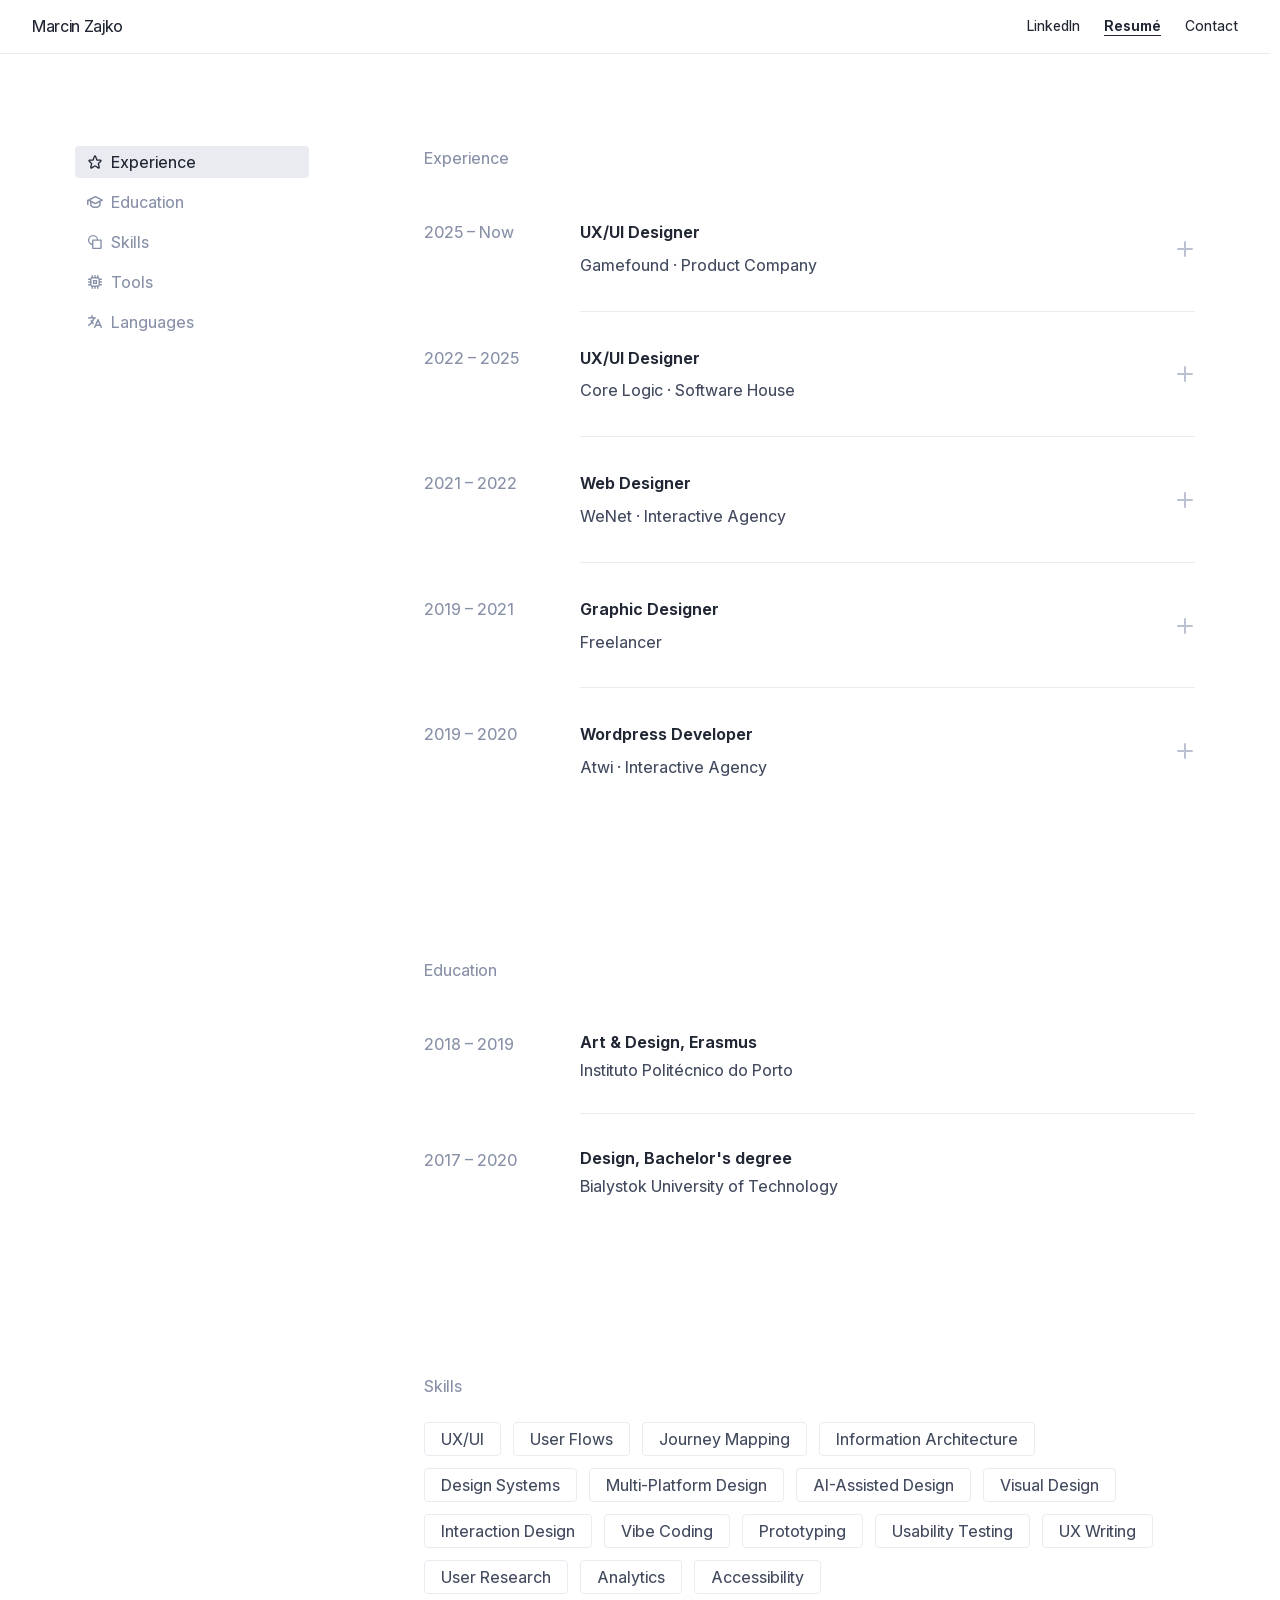
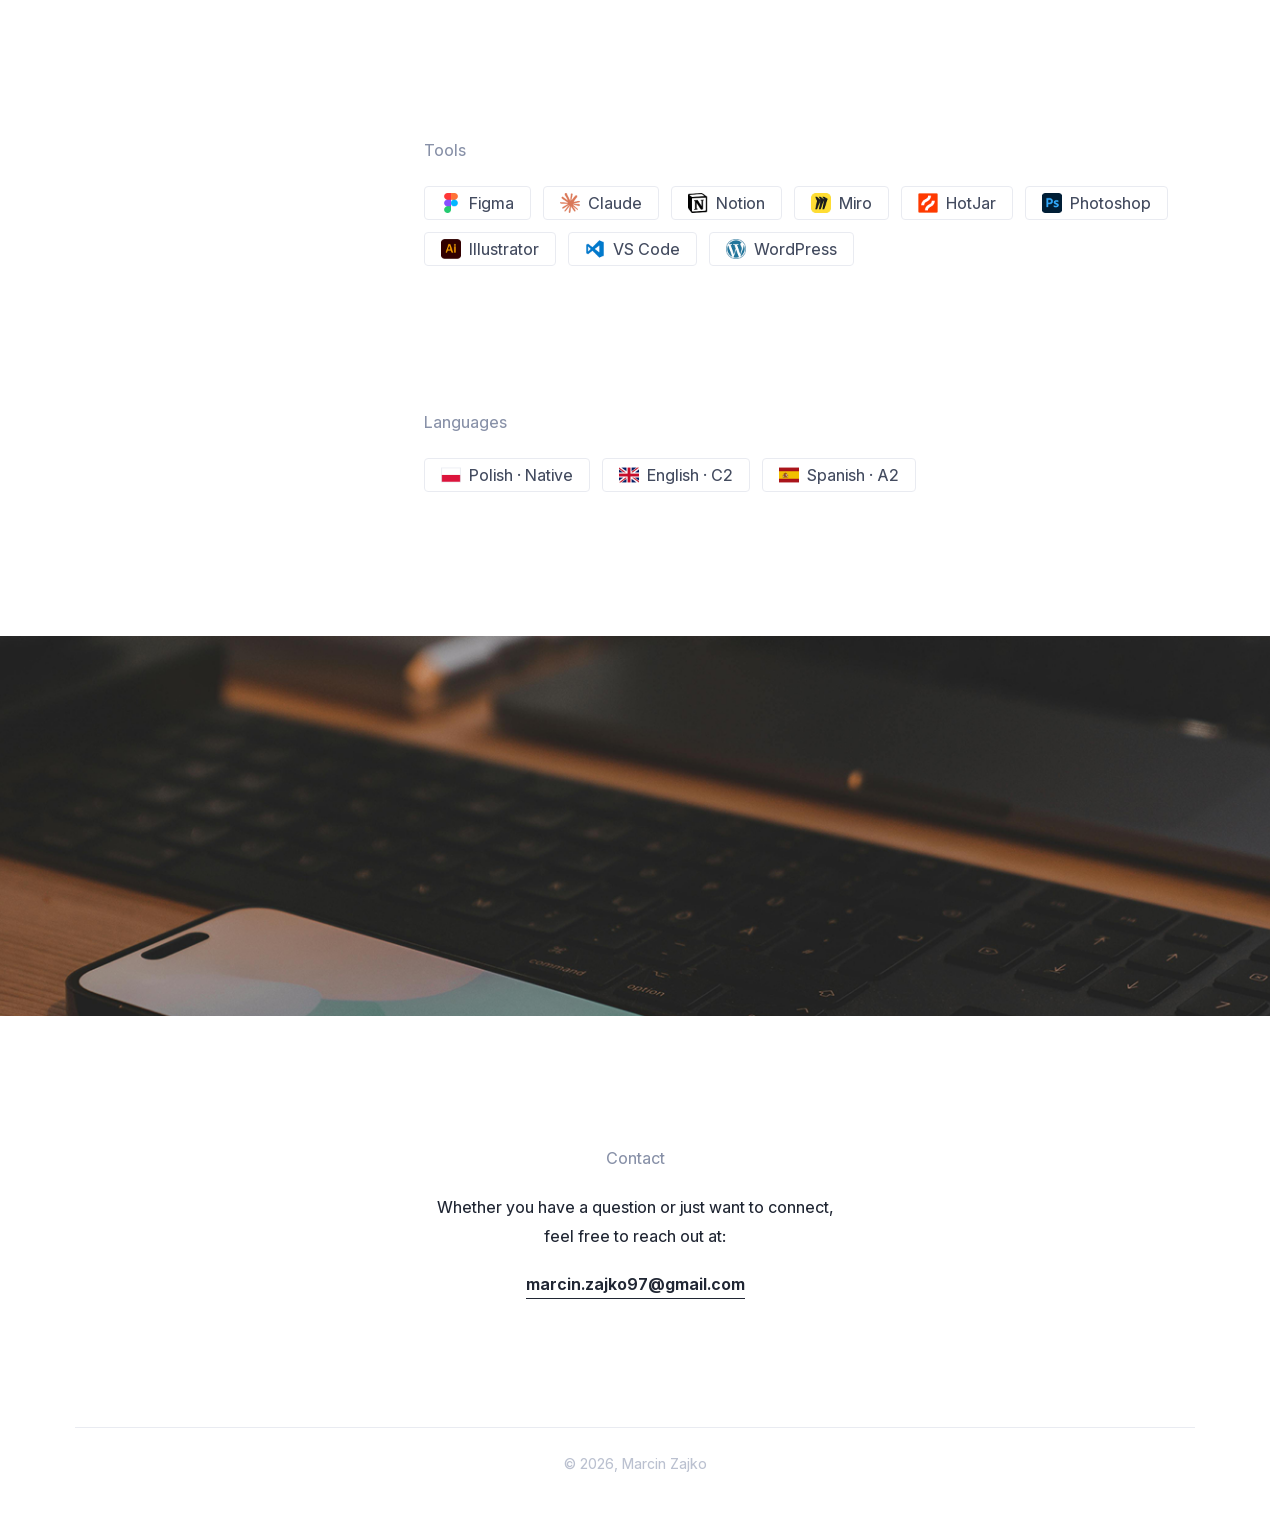
<file: pages/resume.html>
<!DOCTYPE html>
<html lang="en">
<head>
  <meta charset="UTF-8">
  <meta name="viewport" content="width=device-width, initial-scale=1.0">

  <meta
    name="description"
    content="Experience, skills, and education of Marcin Zajko, UI/UX Designer."
  >

  <title>Resumé | Marcin Zajko</title>

  <link rel="icon" href="../assets/favicon/favicon.svg" type="image/svg+xml">
  <link
    rel="preload"
    href="../assets/fonts/Inter-Variable.woff2"
    as="font"
    type="font/woff2"
    crossorigin
  >
  <link rel="stylesheet" href="../css/styles.css">
  <!-- Google tag (gtag.js) -->
  <script async src="https://www.googletagmanager.com/gtag/js?id=G-S32XWZMTFK"></script>
  <script>
    window.dataLayer = window.dataLayer || [];
    function gtag(){dataLayer.push(arguments);}
    gtag('js', new Date());

    gtag('config', 'G-S32XWZMTFK');
  </script>
</head>

<body class="resume-page">
  <header class="site-header">
    <a class="site-logo" href="../index.html">Marcin Zajko</a>

    <button class="site-navigation-toggle" type="button" aria-expanded="false" aria-controls="primary-navigation" aria-label="Open navigation">
      <span aria-hidden="true"></span>
    </button>

    <nav class="site-navigation" id="primary-navigation" aria-label="Main navigation">
      <ul>
        <li>
          <a href="https://www.linkedin.com/in/marcin-zajko-0b20991ba/" target="_blank" rel="noopener">
            <span class="site-navigation__icon site-navigation__icon--external" aria-hidden="true"></span>
            LinkedIn
          </a>
        </li>
        <li>
          <a href="resume.html" aria-current="page">Resumé</a>
        </li>
        <li>
          <a href="#contact">
            Contact
          </a>
        </li>
      </ul>
    </nav>
  </header>

  <main>
    <section class="resume" aria-label="Professional resume">
      <nav class="resume-navigation" aria-label="Resume sections">
        <a class="resume-navigation__link resume-navigation__link--experience is-active" href="#experience" aria-current="location">Experience</a>
        <a class="resume-navigation__link resume-navigation__link--education" href="#education">Education</a>
        <a class="resume-navigation__link resume-navigation__link--skills" href="#skills">Skills</a>
        <a class="resume-navigation__link resume-navigation__link--tools" href="#tools">Tools</a>
        <a class="resume-navigation__link resume-navigation__link--languages" href="#languages">Languages</a>
      </nav>

      <div class="resume__content">
        <section class="resume-section" id="experience" aria-labelledby="experience-heading">
          <h1 class="resume__section-title" id="experience-heading">Experience</h1>

          <ol class="experience-list">
            <li class="experience-item">
              <button class="experience-item__summary" type="button" aria-expanded="false" aria-controls="experience-gamefound">
                <span class="experience-item__date">2025 – Now</span>
                <span class="experience-item__heading">
                  <span class="experience-item__title">UX/UI Designer</span>
                  <span class="experience-item__meta">Gamefound · Product Company</span>
                </span>
                <span class="experience-item__toggle-icon" aria-hidden="true"></span>
              </button>
              <div class="experience-item__panel" id="experience-gamefound" hidden>
                <div class="experience-item__panel-content">
                  <ul>
                    <li>Designing and refining user interfaces, user flows, and interactive prototypes across Gamefound, Indiegogo, and Adfound platforms.</li>
                    <li>Combining user insights with business objectives to create intuitive, visually consistent solutions that elevate user experience.</li>
                    <li>Conducting user research and usability testing to improve design decisions.</li>
                    <li>Developing, maintaining, and documenting design systems.</li>
                    <li>Collaborating with other UX team members, product managers, business analysts, and developers to refine solutions and ensure design quality throughout development.</li>
                  </ul>
                  <a class="experience-item__website" href="https://gamefound.com" target="_blank" rel="noopener">
                    <span class="site-navigation__icon site-navigation__icon--external" aria-hidden="true"></span>
                    Visit Website
                  </a>
                </div>
              </div>
            </li>
          <li class="experience-item">
            <button class="experience-item__summary" type="button" aria-expanded="false" aria-controls="experience-corelogic">
              <span class="experience-item__date">2022 – 2025</span>
              <span class="experience-item__heading">
                <span class="experience-item__title">UX/UI Designer</span>
                <span class="experience-item__meta">Core Logic · Software House</span>
              </span>
              <span class="experience-item__toggle-icon" aria-hidden="true"></span>
            </button>
            <div class="experience-item__panel" id="experience-corelogic" hidden>
              <div class="experience-item__panel-content">
                <ul>
                  <li>Designing intuitive user interfaces, user flows, and interactive prototypes for web and mobile applications.</li>
                  <li>Conducting user research and usability testing to improve user experience.</li>
                  <li>Creating, developing, and maintaining design systems.</li>
                  <li>Collaborating closely with product managers, stakeholders, and developers to refine design solutions.</li>
                  <li>Supporting development teams and ensuring design quality during implementation.</li>
                </ul>
                <p><span>Apps:</span> Traficar, Express Car Rental, Core Insurance, Tennisphere, SellTool Lite, Core Sharing Business and more</p>
                <a class="experience-item__website" href="https://www.core-logic.com/" target="_blank" rel="noopener">
                  <span class="site-navigation__icon site-navigation__icon--external" aria-hidden="true"></span>
                  Visit Website
                </a>
              </div>
            </div>
          </li>
          <li class="experience-item">
            <button class="experience-item__summary" type="button" aria-expanded="false" aria-controls="experience-wenet">
              <span class="experience-item__date">2021 – 2022</span>
              <span class="experience-item__heading">
                <span class="experience-item__title">Web Designer</span>
                <span class="experience-item__meta">WeNet · Interactive Agency</span>
              </span>
              <span class="experience-item__toggle-icon" aria-hidden="true"></span>
            </button>
            <div class="experience-item__panel" id="experience-wenet" hidden>
              <div class="experience-item__panel-content">
                <ul>
                  <li>Designing landing pages, campaign pages, and websites based on client briefs, from initial concept to launch.</li>
                  <li>Collaborating closely with project managers to align designs with client needs and business goals.</li>
                  <li>Supporting development teams and ensuring design quality during implementation.</li>
                </ul>
                  <a class="experience-item__website" href="https://wenet.pl/" target="_blank" rel="noopener">
                    <span class="site-navigation__icon site-navigation__icon--external" aria-hidden="true"></span>
                    Visit Website
                  </a>
              </div>
            </div>
          </li>
          <li class="experience-item">
            <button class="experience-item__summary" type="button" aria-expanded="false" aria-controls="experience-graphic">
              <span class="experience-item__date">2019 – 2021</span>
              <span class="experience-item__heading">
                <span class="experience-item__title">Graphic Designer</span>
                <span class="experience-item__meta">Freelancer</span>
              </span>
              <span class="experience-item__toggle-icon" aria-hidden="true"></span>
            </button>
            <div class="experience-item__panel" id="experience-graphic" hidden>
              <div class="experience-item__panel-content">
                <ul>
                  <li>Creating visual concepts and graphic designs for individual clients, including branding, marketing materials, and digital content.</li>
                  <li>Working directly with clients to understand their needs, identify challenges, and develop tailored design solutions.</li>
                  <li>Presenting design concepts, gathering feedback, and refining solutions to align with client expectations and business goals.</li>
                </ul>
                <p><span>Clients:</span> Adcraft, Only Comfort, Elmax, Untype, Better Vision Agency, ESN and more</p>
              </div>
            </div>
          </li>
          <li class="experience-item">
            <button class="experience-item__summary" type="button" aria-expanded="false" aria-controls="experience-wordpress">
              <span class="experience-item__date">2019 – 2020</span>
              <span class="experience-item__heading">
                <span class="experience-item__title">Wordpress Developer</span>
                <span class="experience-item__meta">Atwi · Interactive Agency</span>
              </span>
              <span class="experience-item__toggle-icon" aria-hidden="true"></span>
            </button>
            <div class="experience-item__panel" id="experience-wordpress" hidden>
              <div class="experience-item__panel-content">
                <ul>
                  <li>Designing, building, and maintaining WordPress websites using page builders such as Elementor or WPBakery.</li>
                  <li>Deploying and configuring websites, including hosting, domains, and SSL certificates.</li>
                  <li>Optimizing website performance, loading speed, and technical SEO.</li>
                  <li>Collaborating closely with project managers to deliver solutions aligned with client requirements.</li>
                </ul>
                  <a class="experience-item__website" href="https://atwi.pl/" target="_blank" rel="noopener">
                    <span class="site-navigation__icon site-navigation__icon--external" aria-hidden="true"></span>
                    Visit Website
                  </a>
              </div>
            </div>
          </li>
          </ol>
        </section>

        <section class="resume-section" id="education" aria-labelledby="education-heading">
          <h2 class="resume__section-title" id="education-heading">Education</h2>
          <ol class="education-list">
            <li><span>2018 – 2019</span><p><strong>Art &amp; Design, Erasmus</strong>Instituto Politécnico do Porto</p></li>
            <li><span>2017 – 2020</span><p><strong>Design, Bachelor's degree</strong>Bialystok University of Technology</p></li>
          </ol>
        </section>

        <section class="resume-section" id="skills" aria-labelledby="skills-heading">
          <h2 class="resume__section-title" id="skills-heading">Skills</h2>
          <ul class="tag-list">
            <li>UX/UI</li><li>User Flows</li><li>Journey Mapping</li><li>Information Architecture</li>
            <li>Design Systems</li><li>Multi-Platform Design</li><li>AI-Assisted Design</li><li>Visual Design</li>
            <li>Interaction Design</li><li>Vibe Coding</li><li>Prototyping</li><li>Usability Testing</li>
            <li>UX Writing</li><li>User Research</li><li>Analytics</li><li>Accessibility</li>
          </ul>
        </section>

        <section class="resume-section" id="tools" aria-labelledby="tools-heading">
          <h2 class="resume__section-title" id="tools-heading">Tools</h2>
          <ul class="tag-list tag-list--icons">
            <li><img src="../assets/pages/resume/figma_img.png" alt="" width="20" height="20">Figma</li>
            <li><img src="../assets/pages/resume/claude_img.png" alt="" width="20" height="20">Claude</li>
            <li><img src="../assets/pages/resume/notion_img.png" alt="" width="20" height="20">Notion</li>
            <li><img src="../assets/pages/resume/miro_img.png" alt="" width="20" height="20">Miro</li>
            <li><img src="../assets/pages/resume/hotjar_img.png" alt="" width="20" height="20">HotJar</li>
            <li><img src="../assets/pages/resume/photoshop_img.png" alt="" width="20" height="20">Photoshop</li>
            <li><img src="../assets/pages/resume/illustrator_img.png" alt="" width="20" height="20">Illustrator</li>
            <li><img src="../assets/pages/resume/vscode_img.png" alt="" width="20" height="20">VS Code</li>
            <li><img src="../assets/pages/resume/wordpress_img.png" alt="" width="20" height="20">WordPress</li>
          </ul>
        </section>

        <section class="resume-section" id="languages" aria-labelledby="languages-heading">
          <h2 class="resume__section-title" id="languages-heading">Languages</h2>
          <ul class="tag-list tag-list--icons">
            <li><img src="../assets/pages/resume/pl_img.png" alt="" width="20" height="20">Polish · Native</li>
            <li><img src="../assets/pages/resume/eng_img.png" alt="" width="20" height="20">English · C2</li>
            <li><img src="../assets/pages/resume/es_img.png" alt="" width="20" height="20">Spanish · A2</li>
          </ul>
        </section>
      </div>
    </section>

    <figure class="resume-image">
      <img
        src="../assets/pages/resume/img_resume.png"
        alt="Designer workspace with a tablet and laptop"
        width="1920"
        height="520"
        loading="lazy"
      >
    </figure>

    <section class="contact" id="contact" aria-labelledby="contact-heading">
      <p class="contact__label" id="contact-heading">Contact</p>
      <p>Whether you have a question or just want to connect, feel free to reach out at:</p>
      <a href="mailto:marcin.zajko97@gmail.com">marcin.zajko97@gmail.com</a>
    </section>
  </main>

  <footer class="site-footer">
    <p>© 2026, Marcin Zajko</p>
  </footer>

  <aside class="analytics-consent" id="analytics-consent" aria-label="Analytics consent" hidden>
    <p>This site uses optional analytics to understand visits and improve the portfolio.</p>
    <div class="analytics-consent__actions">
      <button type="button" data-analytics-consent="accept">Accept analytics</button>
      <button type="button" data-analytics-consent="reject">Reject</button>
    </div>
  </aside>
  <script src="../js/main.js" defer></script>
</body>
</html>
</file>
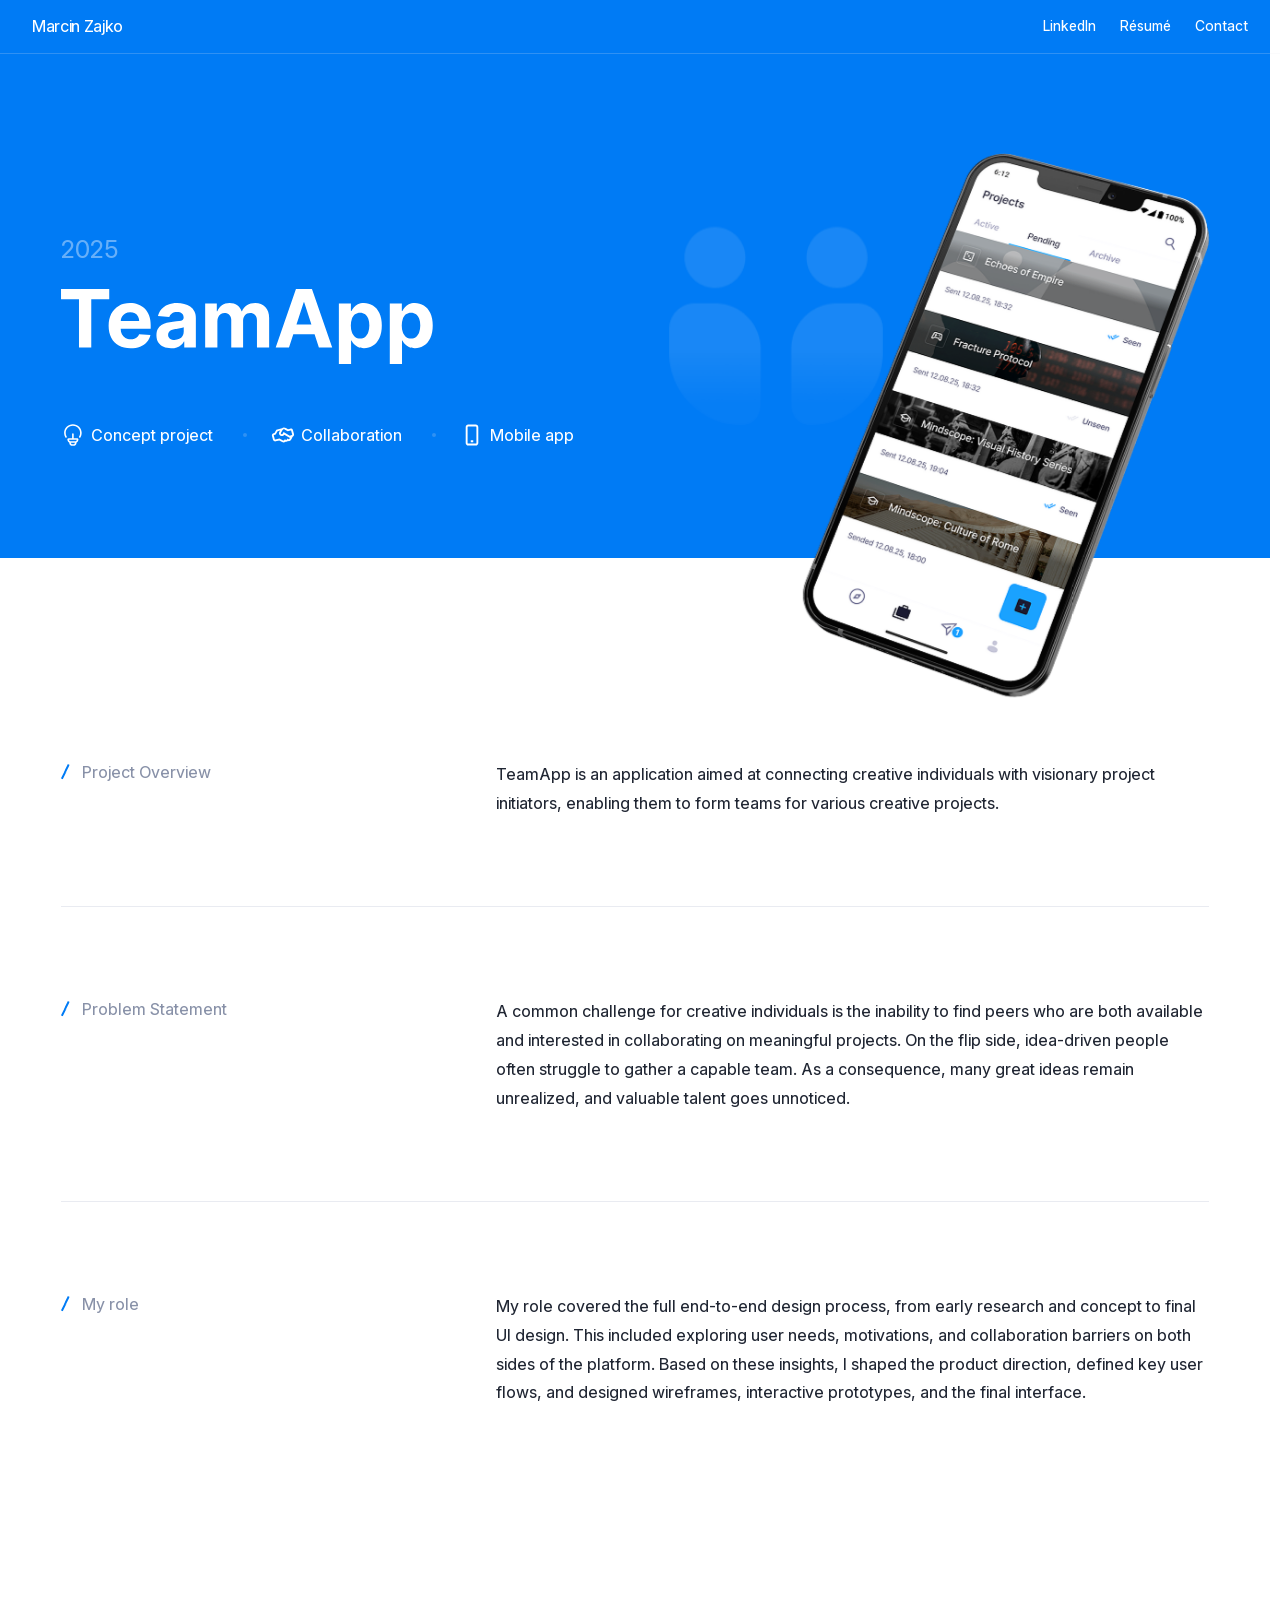
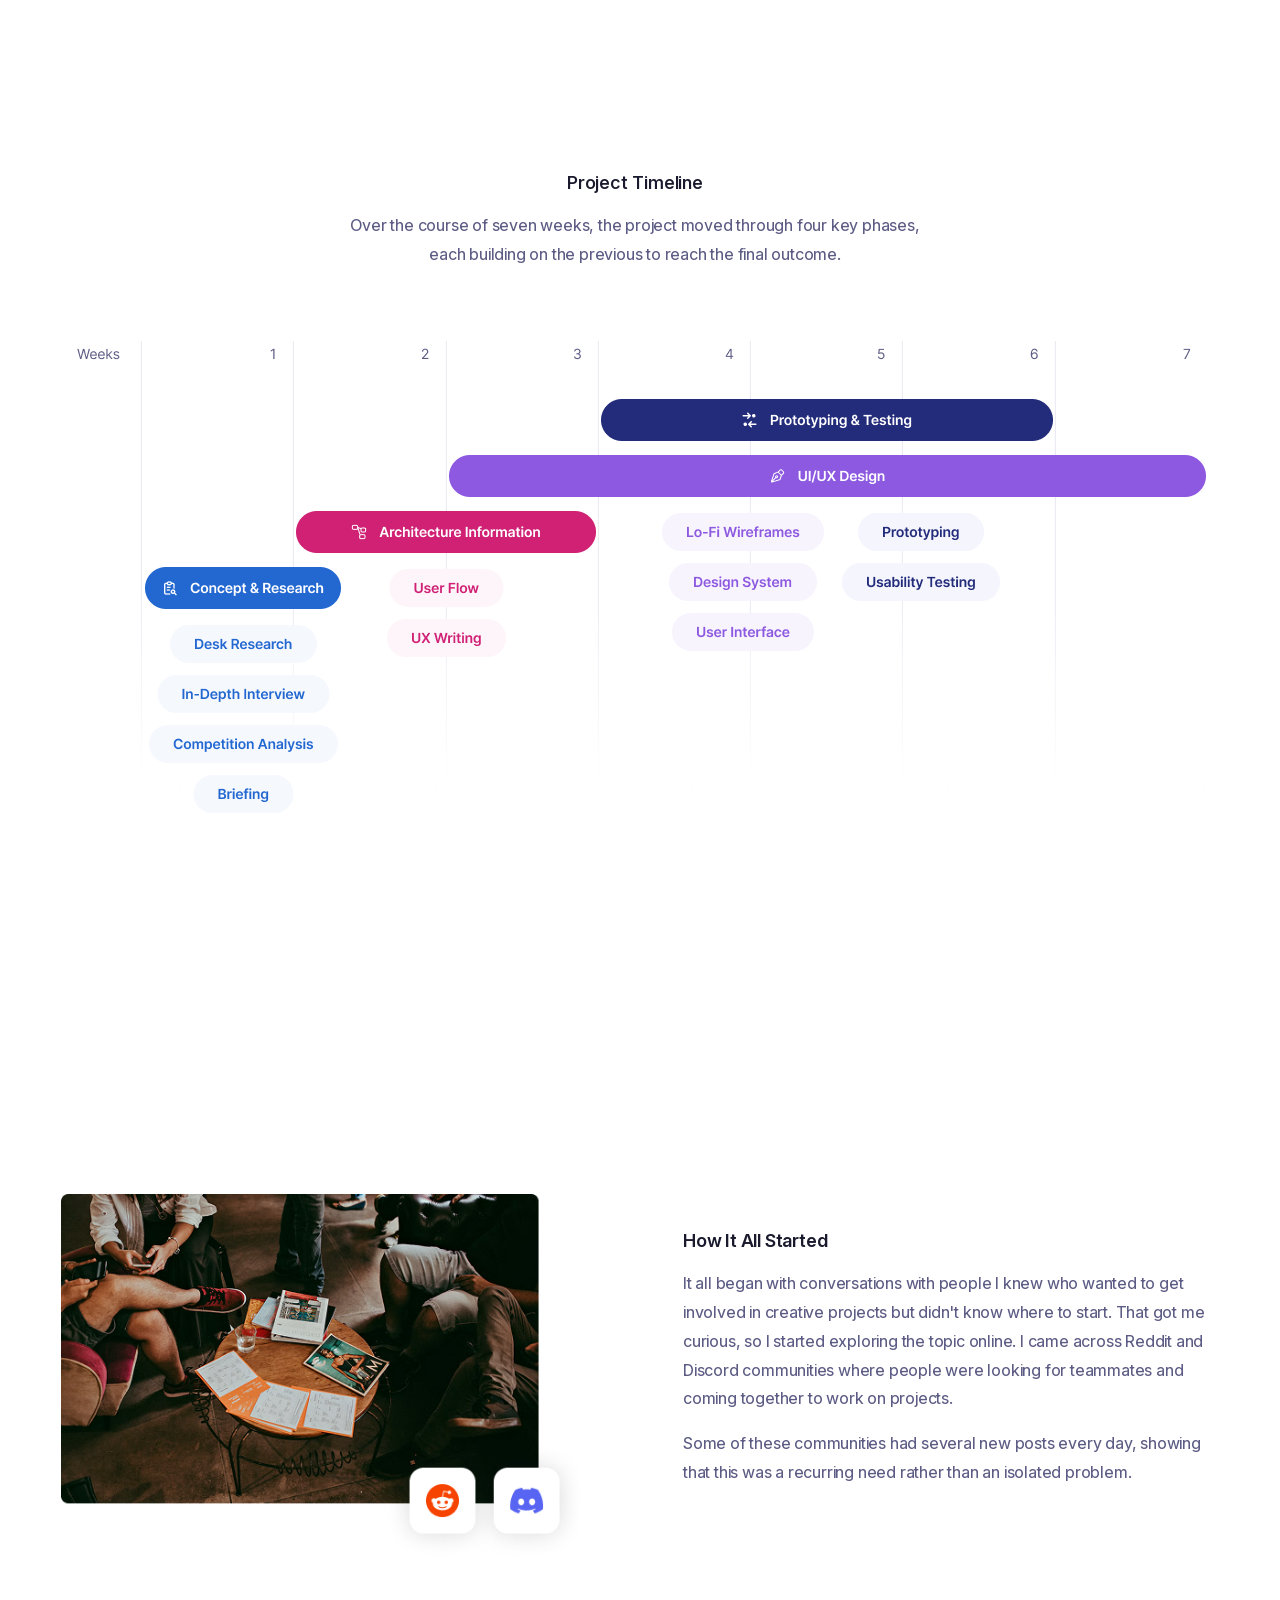
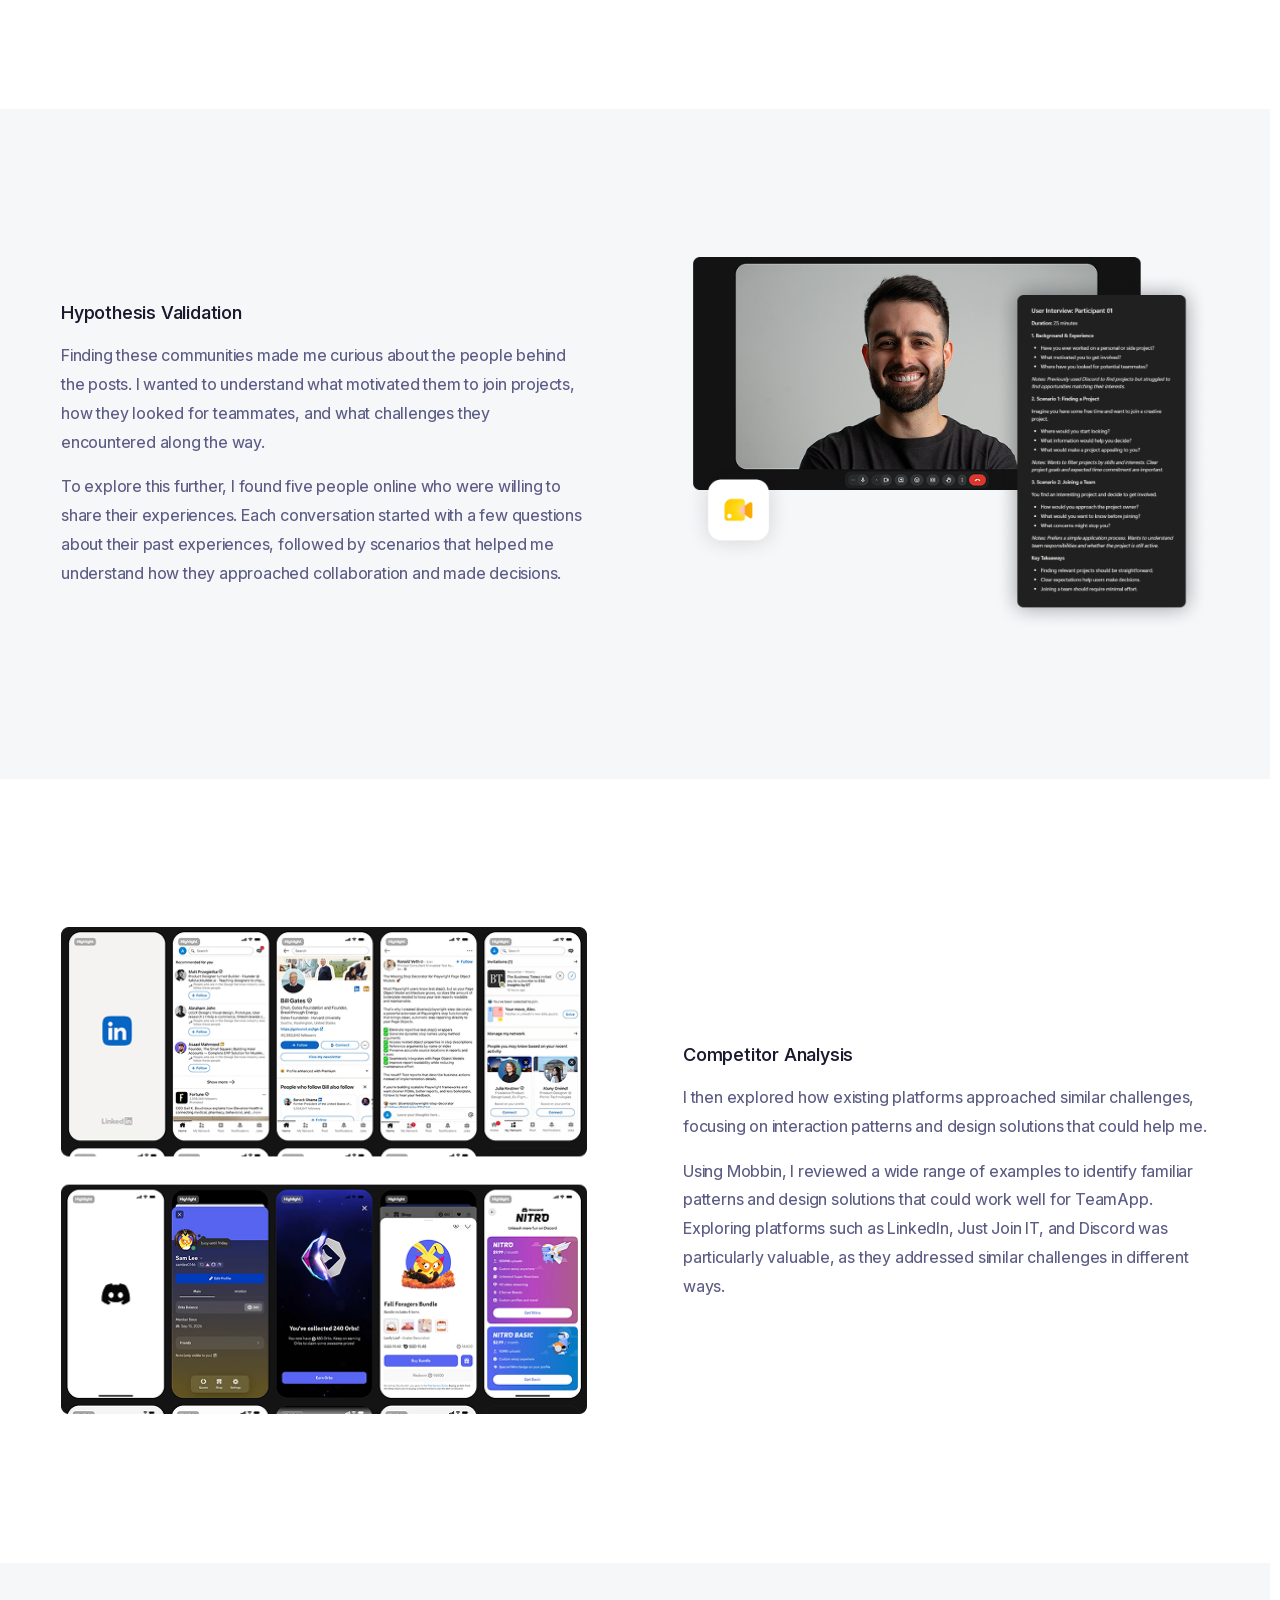
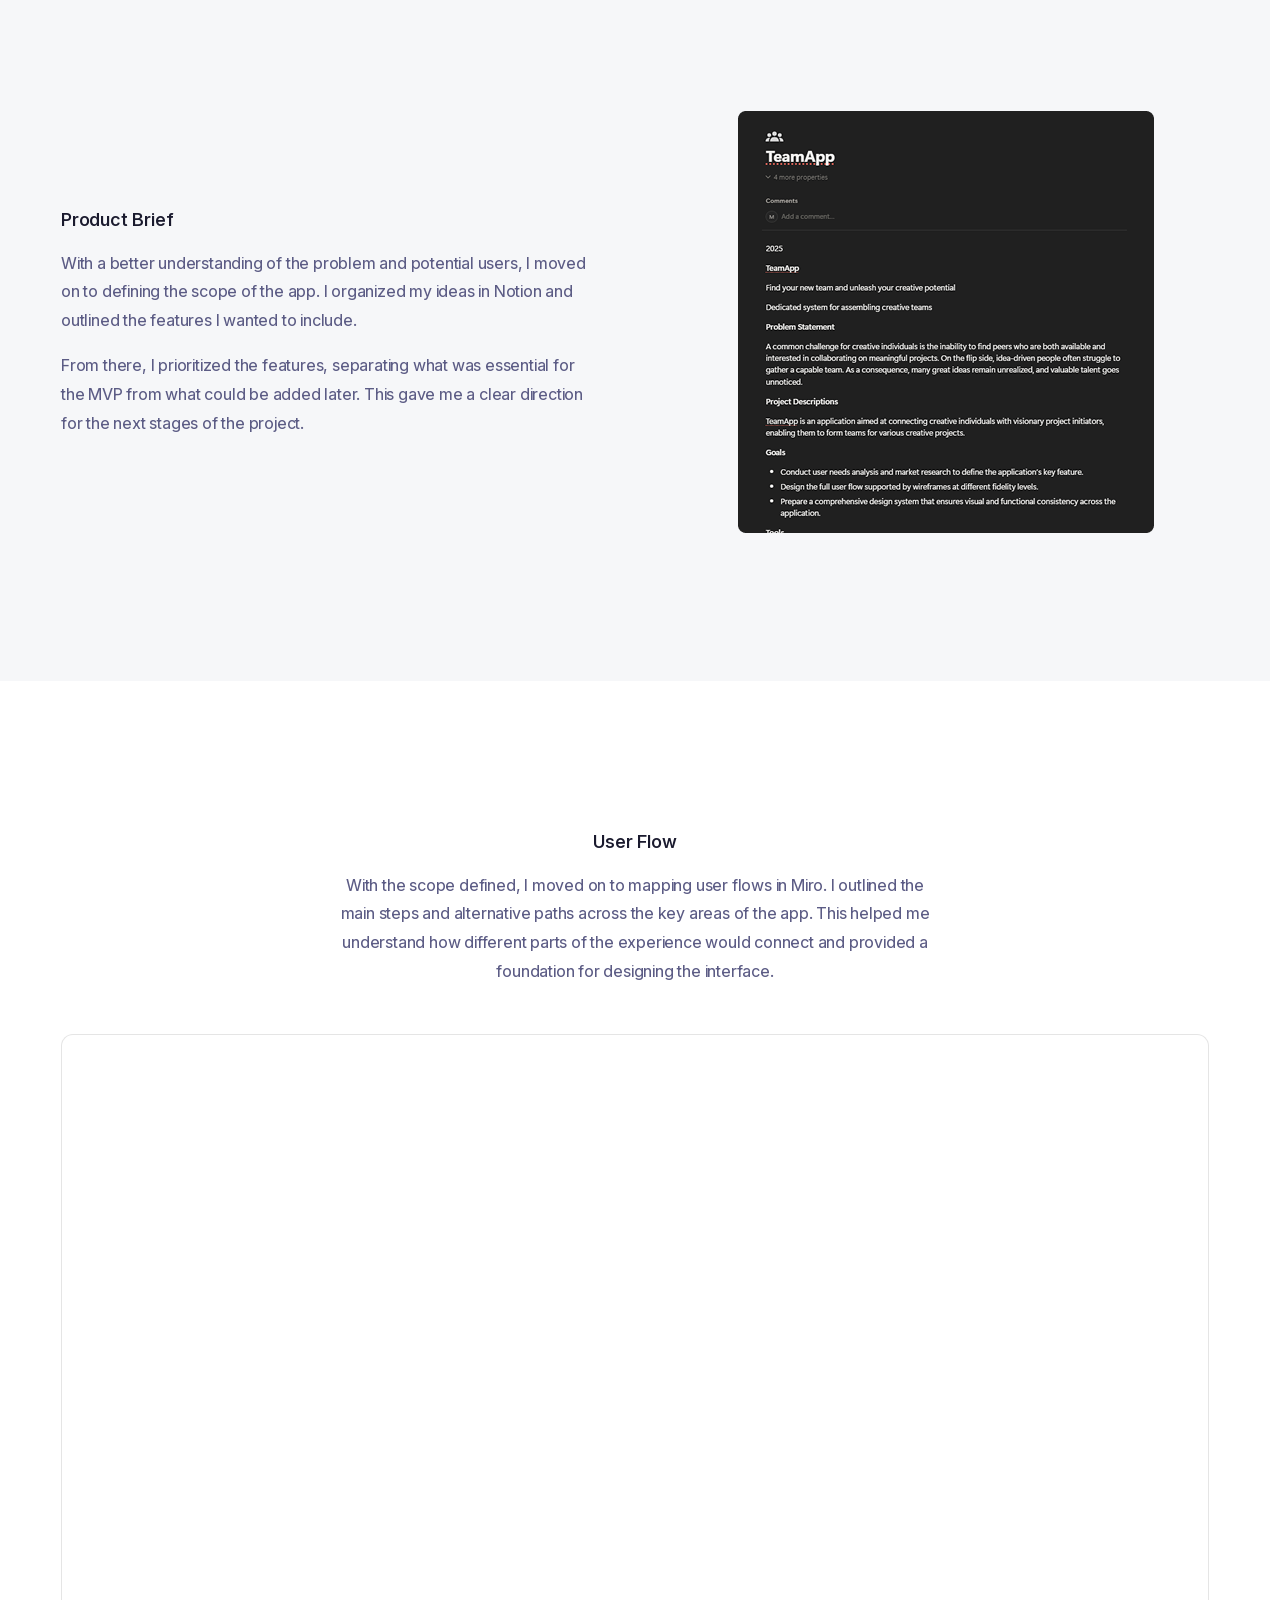
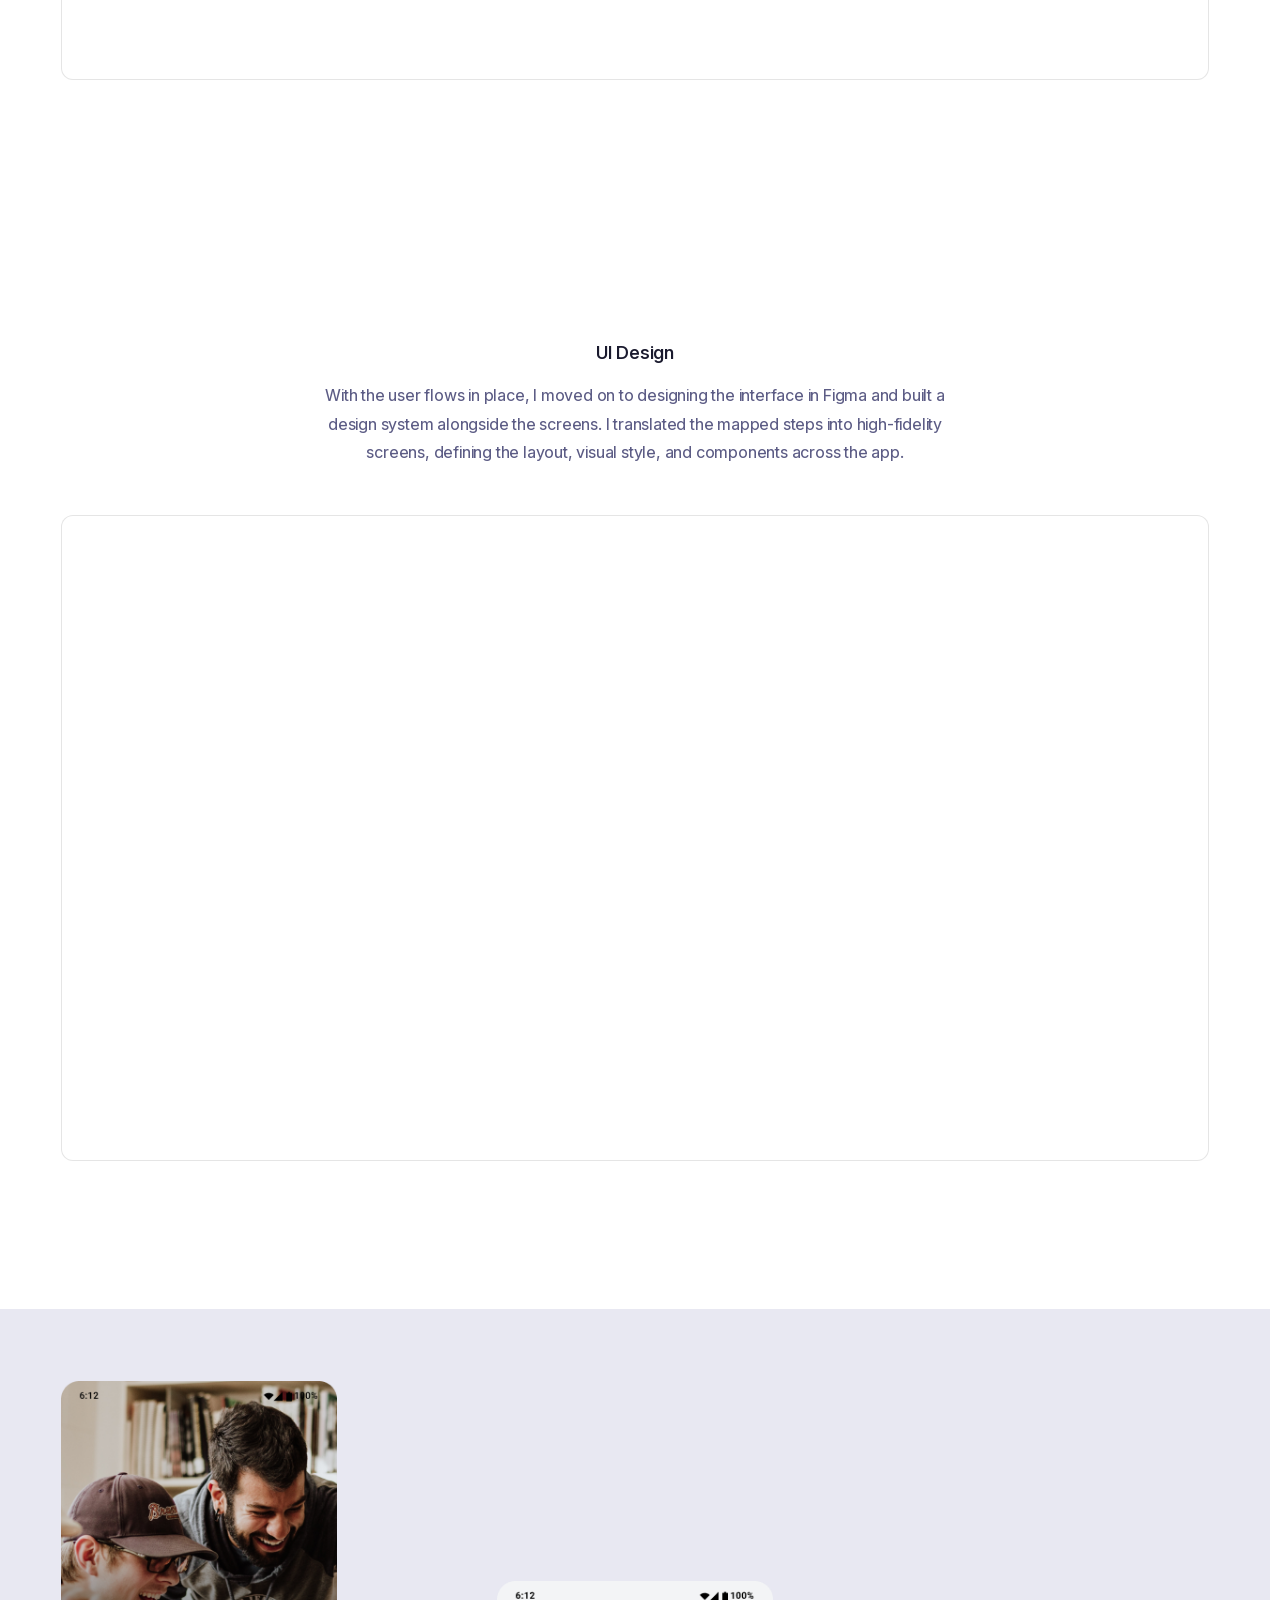
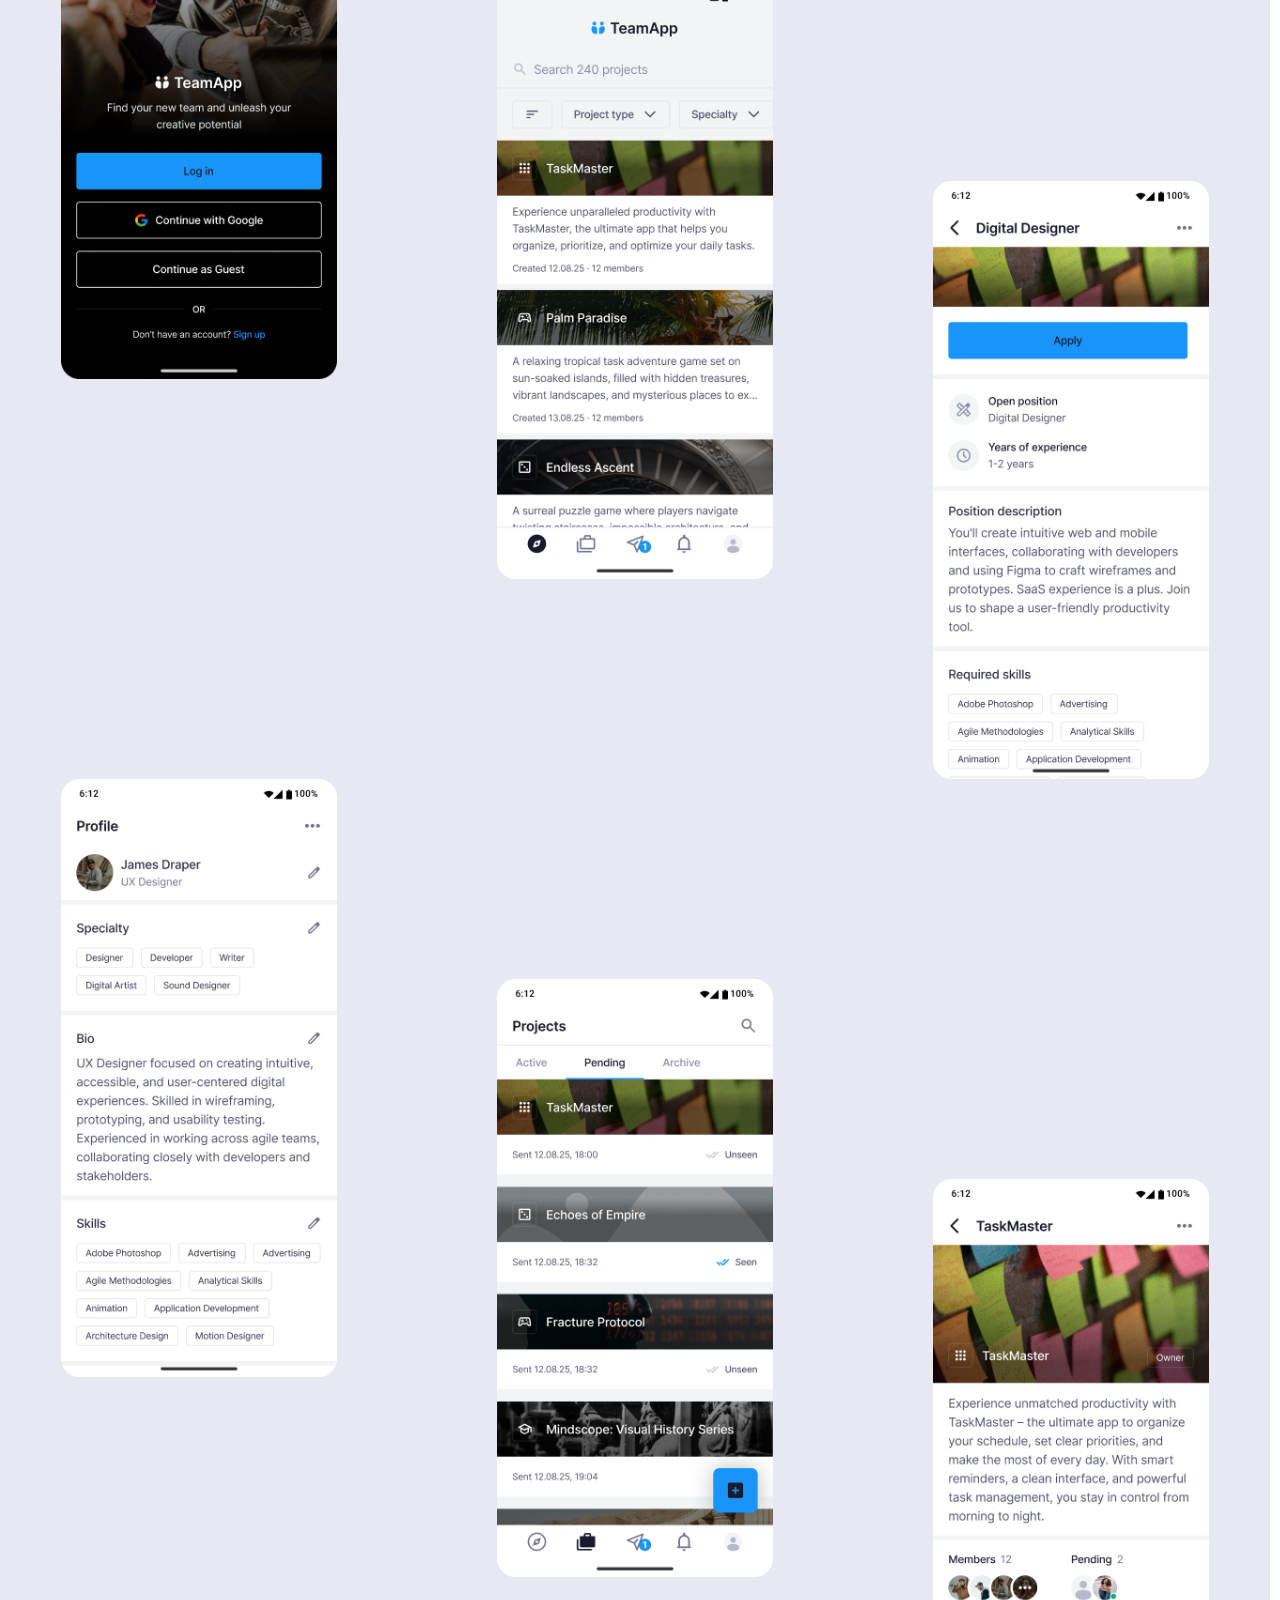
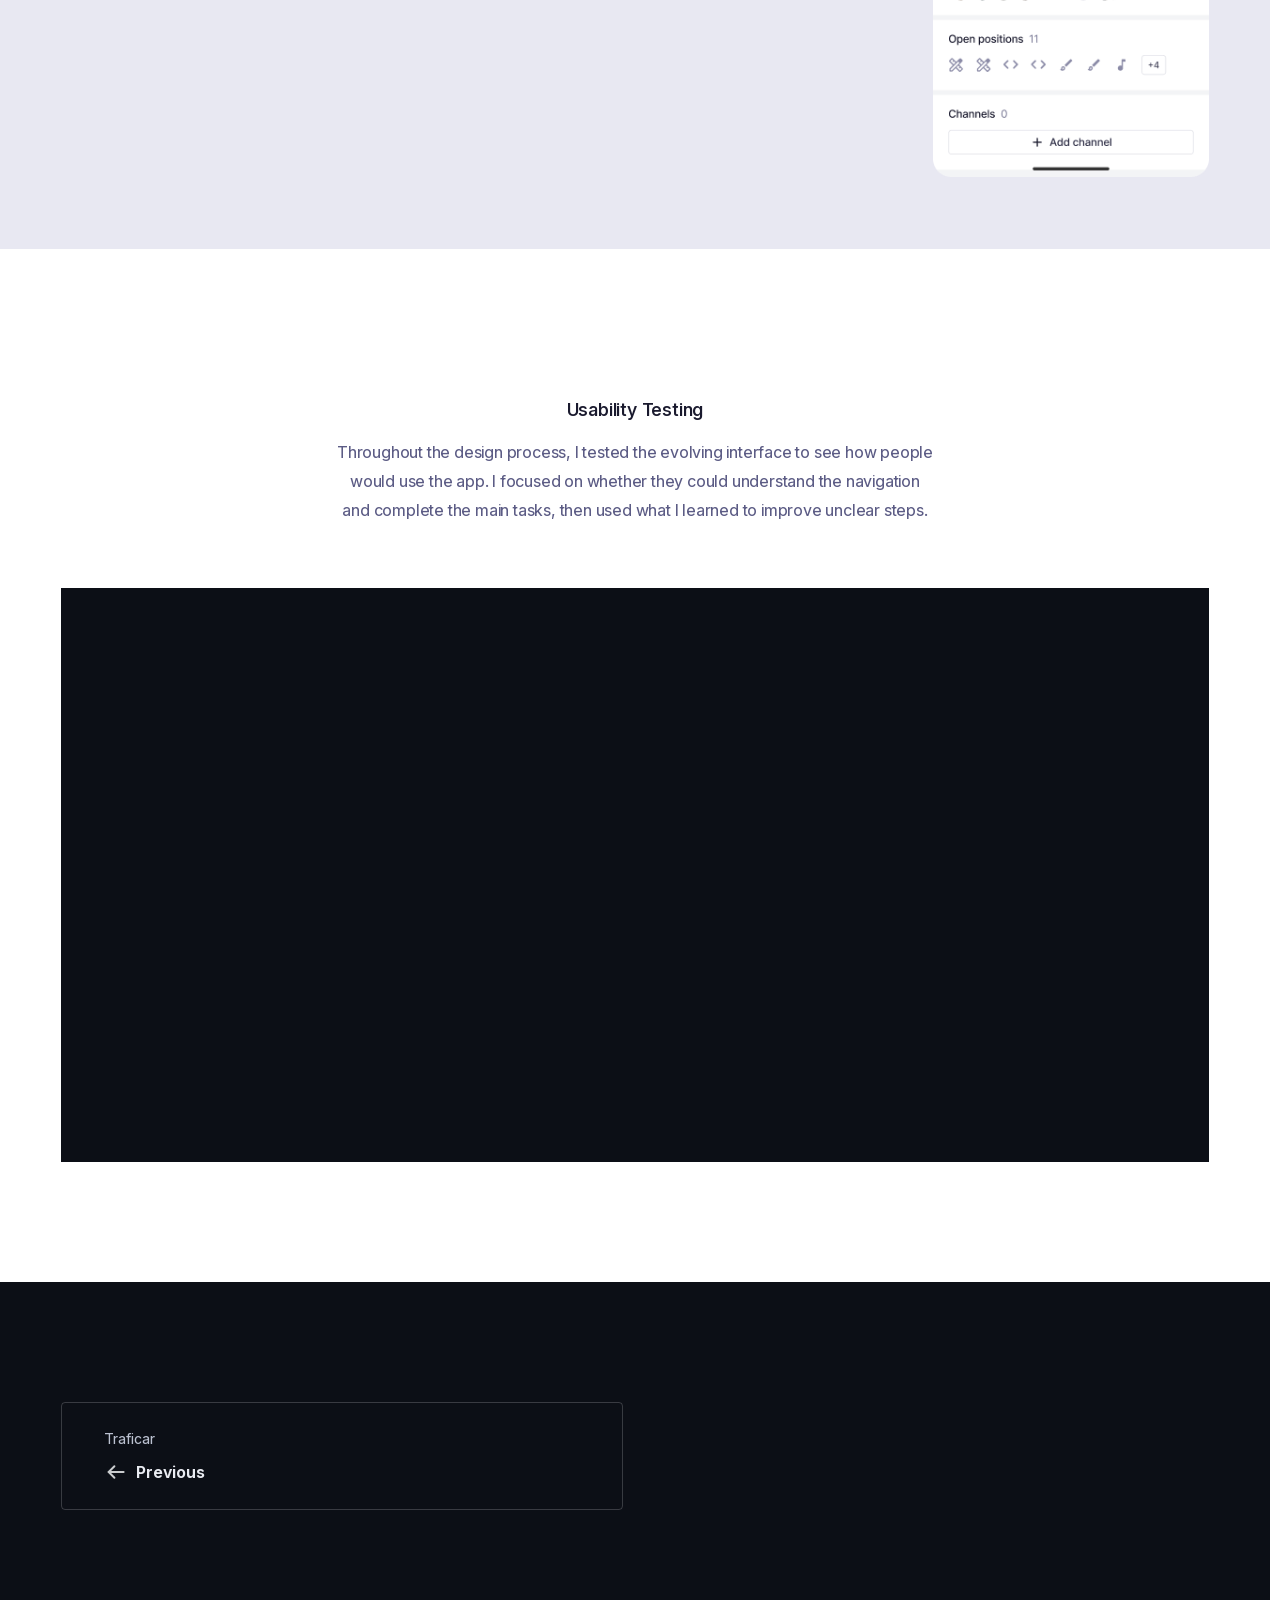
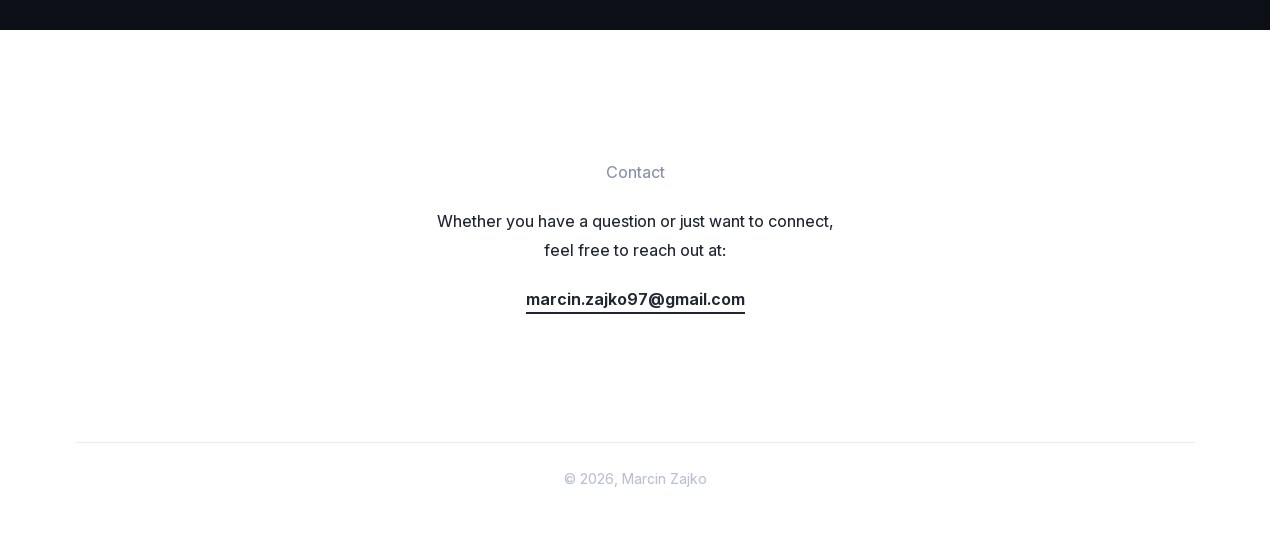
<file: pages/teamapp.html>
<!DOCTYPE html>
<html lang="en">
<head>
  <meta charset="UTF-8">
  <meta name="viewport" content="width=device-width, initial-scale=1.0">
  <meta name="description" content="TeamApp UX case study by Marcin Zajko.">
  <title>TeamApp | Marcin Zajko</title>

  <script>
    if (!window.matchMedia("(prefers-reduced-motion: reduce)").matches) {
      document.documentElement.classList.add("motion-enabled");
    }
  </script>

  <link rel="icon" href="../assets/favicon/favicon.svg" type="image/svg+xml">
  <link rel="preload" href="../assets/fonts/Inter-Variable.woff2" as="font" type="font/woff2" crossorigin>
  <link rel="stylesheet" href="../css/styles.css">
  <!-- Google tag (gtag.js) -->
  <script async src="https://www.googletagmanager.com/gtag/js?id=G-S32XWZMTFK"></script>
  <script>
    window.dataLayer = window.dataLayer || [];
    function gtag(){dataLayer.push(arguments);}
    gtag('js', new Date());
    gtag('config', 'G-S32XWZMTFK');
  </script>
</head>

<body class="case-study-page case-study-page--teamapp">
  <header class="site-header">
    <a class="site-logo" href="../index.html">Marcin Zajko</a>
    <button class="site-navigation-toggle" type="button" aria-expanded="false" aria-controls="primary-navigation" aria-label="Open navigation">
      <span aria-hidden="true"></span>
    </button>
    <nav class="site-navigation" id="primary-navigation" aria-label="Main navigation">
      <ul>
        <li><a href="https://www.linkedin.com/in/marcin-zajko-0b20991ba/" target="_blank" rel="noopener"><span class="site-navigation__icon site-navigation__icon--external" aria-hidden="true"></span>LinkedIn</a></li>
        <li><a href="resume.html">Résumé</a></li>
        <li><a href="#contact">Contact</a></li>
      </ul>
    </nav>
  </header>

  <main>
    <section class="case-study-hero case-study-hero--teamapp" aria-labelledby="teamapp-title">
      <img class="case-study-hero__decoration" src="../assets/pages/home/bg_teamapp.png" alt="" width="224" height="184" aria-hidden="true">
      <div class="case-study-hero__content">
        <p>2025</p>
        <h1 id="teamapp-title">
          <img src="../assets/pages/home/teamapp_logo.svg" alt="TeamApp" width="318" height="64">
        </h1>
        <ul class="project-details">
          <li><img src="../assets/icons/icon_concept.svg" alt="" width="24" height="24" aria-hidden="true"><span>Concept project</span></li>
          <li><img src="../assets/icons/icon_collab.svg" alt="" width="24" height="24" aria-hidden="true"><span>Collaboration</span></li>
          <li><img src="../assets/icons/icon_mobile.svg" alt="" width="24" height="24" aria-hidden="true"><span>Mobile app</span></li>
        </ul>
      </div>
      <div class="case-study-hero__mockup-frame">
        <img class="case-study-hero__mockup" src="../assets/pages/teamapp/teamapp_mock.png" alt="TeamApp project feed displayed on a mobile phone" width="629" height="682">
      </div>
    </section>

    <section class="case-study-introduction" aria-label="Project summary">
      <article>
        <h2>Project Overview</h2>
        <p>TeamApp is an application aimed at connecting creative individuals with visionary project initiators, enabling them to form teams for various creative projects.</p>
      </article>
      <article>
        <h2>Problem Statement</h2>
        <p>A common challenge for creative individuals is the inability to find peers who are both available and interested in collaborating on meaningful projects. On the flip side, idea-driven people often struggle to gather a capable team. As a consequence, many great ideas remain unrealized, and valuable talent goes unnoticed.</p>
      </article>
      <article>
        <h2>My role</h2>
        <p>My role covered the full end-to-end design process, from early research and concept to final UI design. This included exploring user needs, motivations, and collaboration barriers on both sides of the platform. Based on these insights, I shaped the product direction, defined key user flows, and designed wireframes, interactive prototypes, and the final interface.</p>
      </article>
    </section>

    <section class="teamapp-timeline" aria-labelledby="teamapp-timeline-heading">
      <h2 class="teamapp-section-heading" id="teamapp-timeline-heading">Project Timeline</h2>
      <p class="teamapp-section-intro">Over the course of seven weeks, the project moved through four key phases, each building on the previous to reach the final outcome.</p>
      <img src="../assets/pages/teamapp/timeline.png" alt="Seven-week project timeline spanning concept research, architecture, UI/UX design, and prototyping and testing" width="1352" height="700" loading="lazy">
    </section>

    <section class="teamapp-editorial" aria-labelledby="teamapp-started-heading">
      <img src="../assets/pages/teamapp/img_how_it_started.png" alt="Creative collaborators discussing ideas around a table" width="720" height="480" loading="lazy">
      <div class="teamapp-editorial__copy teamapp-editorial__copy--started">
        <h2 id="teamapp-started-heading">How It All Started</h2>
        <p>It all began with conversations with people I knew who wanted to get involved in creative projects but didn't know where to start. That got me curious, so I started exploring the topic online. I came across Reddit and Discord communities where people were looking for teammates and coming together to work on projects.</p>
        <p>Some of these communities had several new posts every day, showing that this was a recurring need rather than an isolated problem.</p>
      </div>
    </section>

    <section class="teamapp-editorial teamapp-editorial--alt" aria-labelledby="teamapp-hypothesis-heading">
      <div class="teamapp-editorial__copy">
        <h2 id="teamapp-hypothesis-heading">Hypothesis Validation</h2>
        <p>Finding these communities made me curious about the people behind the posts. I wanted to understand what motivated them to join projects, how they looked for teammates, and what challenges they encountered along the way.</p>
        <p>To explore this further, I found five people online who were willing to share their experiences. Each conversation started with a few questions about their past experiences, followed by scenarios that helped me understand how they approached collaboration and made decisions.</p>
      </div>
      <img src="../assets/pages/teamapp/img_hypothesis_validation.png" alt="Remote interview and research notes used to validate the TeamApp hypothesis" width="720" height="480" loading="lazy">
    </section>

    <section class="teamapp-editorial" aria-labelledby="teamapp-competitor-heading">
      <img src="../assets/pages/teamapp/img_competitor_analysis.png" alt="Screens from collaboration and community platforms reviewed during competitor analysis" width="720" height="480" loading="lazy">
      <div class="teamapp-editorial__copy">
        <h2 id="teamapp-competitor-heading">Competitor Analysis</h2>
        <p>I then explored how existing platforms approached similar challenges, focusing on interaction patterns and design solutions that could help me.</p>
        <p>Using Mobbin, I reviewed a wide range of examples to identify familiar patterns and design solutions that could work well for TeamApp. Exploring platforms such as LinkedIn, Just Join IT, and Discord was particularly valuable, as they addressed similar challenges in different ways.</p>
      </div>
    </section>

    <section class="teamapp-editorial teamapp-editorial--alt" aria-labelledby="teamapp-brief-heading">
      <div class="teamapp-editorial__copy">
        <h2 id="teamapp-brief-heading">Product Brief</h2>
        <p>With a better understanding of the problem and potential users, I moved on to defining the scope of the app. I organized my ideas in Notion and outlined the features I wanted to include.</p>
        <p>From there, I prioritized the features, separating what was essential for the MVP from what could be added later. This gave me a clear direction for the next stages of the project.</p>
      </div>
      <img class="teamapp-product-brief__image" src="../assets/pages/teamapp/img_product_brief.png" alt="TeamApp product brief outlining the concept, target audience, and key features" width="720" height="480" loading="lazy">
    </section>

    <section class="teamapp-flow" aria-labelledby="teamapp-flow-heading">
      <h2 class="teamapp-section-heading" id="teamapp-flow-heading">User Flow</h2>
      <p class="teamapp-section-intro">With the scope defined, I moved on to mapping user flows in Miro. I outlined the main steps and alternative paths across the key areas of the app. This helped me understand how different parts of the experience would connect and provided a foundation for designing the interface.</p>
    </section>

    <section class="teamapp-embed-section" aria-label="Interactive TeamApp user flow board">
      <div class="teamapp-embed teamapp-embed--miro">
        <iframe src="https://miro.com/app/live-embed/uXjVIgv4XD8=/?embedMode=view_only_without_ui&amp;moveToViewport=6317,-5121,15098,11520&amp;embedId=933873106108" title="TeamApp user flow on Miro" allow="fullscreen; clipboard-read; clipboard-write" allowfullscreen loading="lazy"></iframe>
      </div>
    </section>

    <section class="teamapp-design" aria-labelledby="teamapp-design-heading">
      <h2 class="teamapp-section-heading" id="teamapp-design-heading">UI Design</h2>
      <p class="teamapp-section-intro">With the user flows in place, I moved on to designing the interface in Figma and built a design system alongside the screens. I translated the mapped steps into high-fidelity screens, defining the layout, visual style, and components across the&nbsp;app.</p>
      <div class="teamapp-embed teamapp-embed--figma">
        <iframe src="https://embed.figma.com/design/AGQPwjxSFMgwlFB4SCWcwk/TeamApp?node-id=0-1&amp;embed-host=share" title="TeamApp design file in Figma" allowfullscreen loading="lazy"></iframe>
      </div>
    </section>

    <section class="teamapp-screen-gallery" aria-label="TeamApp interface screens">
      <img src="../assets/pages/teamapp/frame_1.png" alt="TeamApp welcome and sign-in screen" width="294" height="637" loading="lazy">
      <img src="../assets/pages/teamapp/frame_2.png" alt="TeamApp project feed and discovery screen" width="294" height="637" loading="lazy">
      <img src="../assets/pages/teamapp/frame_3.png" alt="TeamApp project detail and application screen" width="294" height="637" loading="lazy">
      <img src="../assets/pages/teamapp/frame_4.png" alt="TeamApp user profile screen" width="294" height="637" loading="lazy">
      <img src="../assets/pages/teamapp/frame_5.png" alt="TeamApp saved projects and activity screen" width="294" height="637" loading="lazy">
      <img src="../assets/pages/teamapp/frame_6.png" alt="TeamApp project workspace screen" width="294" height="637" loading="lazy">
    </section>

    <section class="teamapp-testing" aria-labelledby="teamapp-testing-heading">
      <h2 class="teamapp-section-heading" id="teamapp-testing-heading">Usability Testing</h2>
      <p class="teamapp-section-intro">Throughout the design process, I tested the evolving interface to see how people would use the app. I focused on whether they could understand the navigation and complete the main tasks, then used what I learned to improve unclear steps.</p>
      <video autoplay loop muted playsinline preload="metadata" aria-label="Animated presentation of the TeamApp mobile application">
        <source src="../assets/pages/teamapp/user_testing.mp4" type="video/mp4">
        Your browser does not support embedded video. <a href="../assets/pages/teamapp/user_testing.mp4">Download the TeamApp usability testing recording</a>.
      </video>
    </section>

    <nav class="project-navigation" aria-label="Project navigation">
      <a class="project-navigation__link--previous" href="traficar.html">
        <span class="project-navigation__project">Traficar</span>
        <span class="project-navigation__direction"><img src="../assets/icons/icon_left.svg" alt="" width="24" height="24" aria-hidden="true">Previous</span>
      </a>
    </nav>

    <section class="contact" id="contact" aria-labelledby="contact-heading">
      <p class="contact__label" id="contact-heading">Contact</p>
      <p>Whether you have a question or just want to connect, feel free to reach out at:</p>
      <a href="mailto:marcin.zajko97@gmail.com">marcin.zajko97@gmail.com</a>
    </section>
  </main>

  <footer class="site-footer"><p>© 2026, Marcin Zajko</p></footer>

  <aside class="analytics-consent" id="analytics-consent" aria-label="Analytics consent" hidden>
    <p>This site uses optional analytics to understand visits and improve the portfolio.</p>
    <div class="analytics-consent__actions">
      <button type="button" data-analytics-consent="accept">Accept analytics</button>
      <button type="button" data-analytics-consent="reject">Reject</button>
    </div>
  </aside>
  <script src="../js/main.js" defer></script>
</body>
</html>
</file>
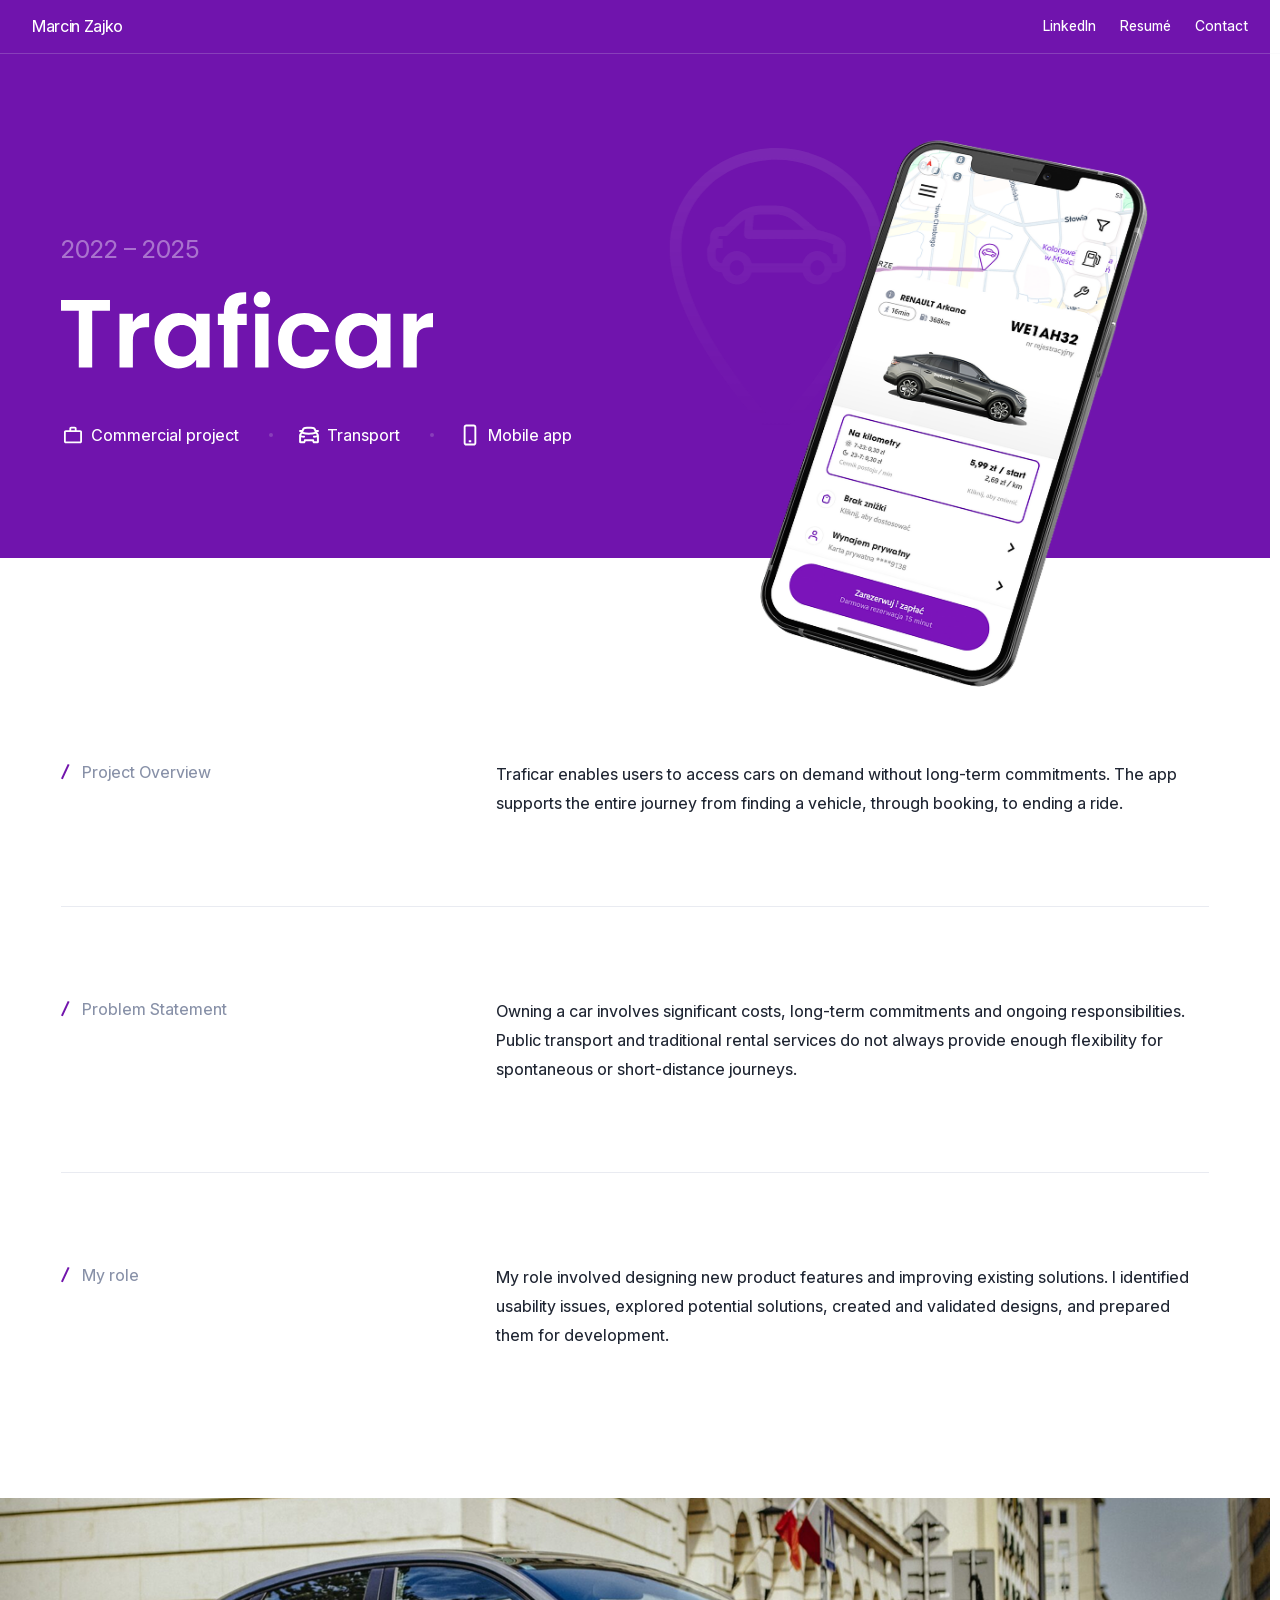
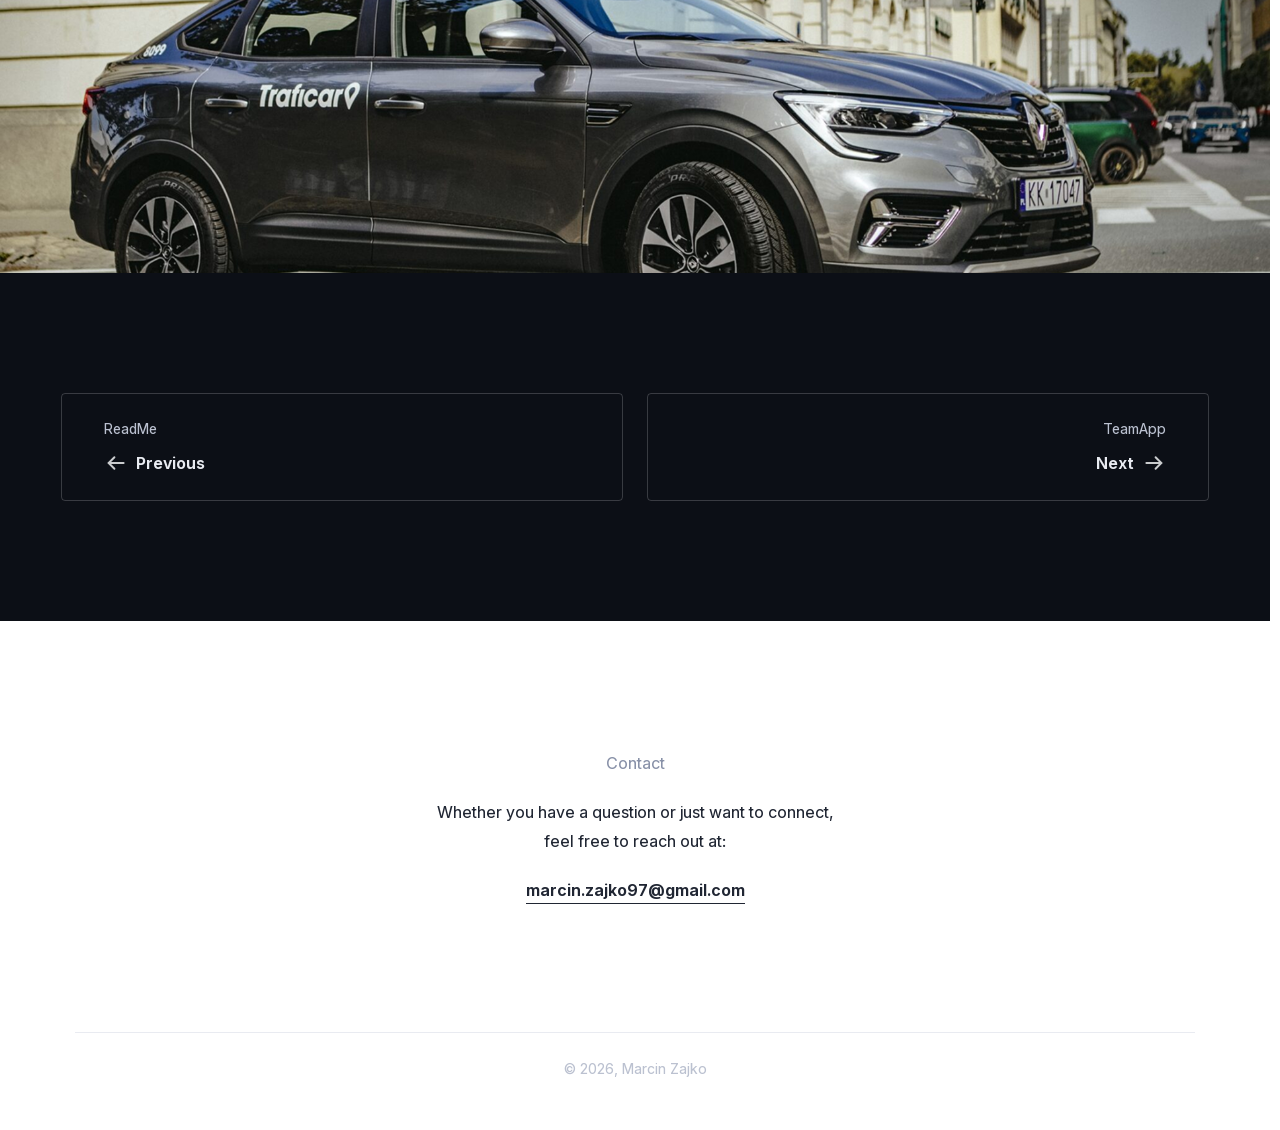
<file: pages/traficar.html>
<!DOCTYPE html>
<html lang="en">
<head>
  <meta charset="UTF-8">
  <meta name="viewport" content="width=device-width, initial-scale=1.0">

  <meta
    name="description"
    content="Traficar UX case study by Marcin Zajko."
  >

  <title>Traficar | Marcin Zajko</title>

  <script>
    if (!window.matchMedia("(prefers-reduced-motion: reduce)").matches) {
      document.documentElement.classList.add("motion-enabled");
    }
  </script>

  <link rel="icon" href="../assets/favicon/favicon.svg" type="image/svg+xml">
  <link
    rel="preload"
    href="../assets/fonts/Inter-Variable.woff2"
    as="font"
    type="font/woff2"
    crossorigin
  >
  <link rel="stylesheet" href="../css/styles.css">
  <!-- Google tag (gtag.js) -->
  <script async src="https://www.googletagmanager.com/gtag/js?id=G-S32XWZMTFK"></script>
  <script>
    window.dataLayer = window.dataLayer || [];
    function gtag(){dataLayer.push(arguments);}
    gtag('js', new Date());

    gtag('config', 'G-S32XWZMTFK');
  </script>
</head>

<body class="case-study-page case-study-page--traficar">
  <header class="site-header">
    <a class="site-logo" href="../index.html">Marcin Zajko</a>

    <button class="site-navigation-toggle" type="button" aria-expanded="false" aria-controls="primary-navigation" aria-label="Open navigation">
      <span aria-hidden="true"></span>
    </button>

    <nav class="site-navigation" id="primary-navigation" aria-label="Main navigation">
      <ul>
        <li>
          <a href="https://www.linkedin.com/in/marcin-zajko-0b20991ba/" target="_blank" rel="noopener">
            <span class="site-navigation__icon site-navigation__icon--external" aria-hidden="true"></span>
            LinkedIn
          </a>
        </li>
        <li>
          <a href="resume.html">
            Resumé
          </a>
        </li>
        <li>
          <a href="#contact">
            Contact
          </a>
        </li>
      </ul>
    </nav>
  </header>

  <main>
    <section class="case-study-hero case-study-hero--traficar">
      <img
        class="case-study-hero__decoration"
        src="../assets/pages/traficar/decoration_traficar.svg"
        alt=""
        width="285"
        height="384"
        aria-hidden="true"
      >

      <div class="case-study-hero__content">
        <p>2022 – 2025</p>
        <h1>
          <img
            src="../assets/pages/home/traficar_logo.svg"
            alt="Traficar"
            width="290"
            height="64"
          >
        </h1>

        <ul class="project-details">
          <li>
            <img src="../assets/icons/icon_commercial.svg" alt="" width="24" height="24" aria-hidden="true">
            <span>Commercial project</span>
          </li>
          <li>
            <img src="../assets/icons/icon_transport.svg" alt="" width="24" height="24" aria-hidden="true">
            <span>Transport</span>
          </li>
          <li>
            <img src="../assets/icons/icon_mobile.svg" alt="" width="24" height="24" aria-hidden="true">
            <span>Mobile app</span>
          </li>
        </ul>
      </div>

      <img
        class="case-study-hero__mockup"
        src="../assets/pages/traficar/traficar_mock.png"
        alt="Two screens from the Traficar mobile application"
        width="639"
        height="703"
      >
    </section>

    <section class="case-study-introduction">
      <article>
        <h2>Project Overview</h2>
        <p>
          Traficar enables users to access cars on demand without long-term
          commitments. The app supports the entire journey from finding a
          vehicle, through booking, to ending a ride.
        </p>
      </article>

      <article>
        <h2>Problem Statement</h2>
        <p>
          Owning a car involves significant costs, long-term commitments and
          ongoing responsibilities. Public transport and traditional rental
          services do not always provide enough flexibility for spontaneous
          or short-distance journeys.
        </p>
      </article>

      <article>
        <h2>My role</h2>
        <p>
          My role involved designing new product features and improving
          existing solutions. I identified usability issues, explored
          potential solutions, created and validated designs, and prepared
          them for development.
        </p>
      </article>
    </section>

    <img
      class="case-study-image"
      src="../assets/pages/traficar/traficar_pic.png"
      alt="Traficar car parked on a city street"
      width="1920"
      height="568"
      loading="lazy"
    >

    <nav class="project-navigation" aria-label="Project navigation">
      <a class="project-navigation__link--previous" href="readme.html">
        <span class="project-navigation__project">ReadMe</span>
        <span class="project-navigation__direction">
          <img src="../assets/icons/icon_left.svg" alt="" width="24" height="24" aria-hidden="true">
          Previous
        </span>
      </a>
      <a class="project-navigation__link--next" href="teamapp.html">
        <span class="project-navigation__project">TeamApp</span>
        <span class="project-navigation__direction">
          Next
          <img src="../assets/icons/icon_right.svg" alt="" width="24" height="24" aria-hidden="true">
        </span>
      </a>
    </nav>

    <section class="contact" id="contact" aria-labelledby="contact-heading">
      <p class="contact__label" id="contact-heading">
        Contact
      </p>

      <p>
        Whether you have a question or just want to connect,
        feel free to reach out at:
      </p>

      <a href="mailto:marcin.zajko97@gmail.com">
        marcin.zajko97@gmail.com
      </a>
    </section>
  </main>

  <footer class="site-footer">
    <p>© 2026, Marcin Zajko</p>
  </footer>

  <aside class="analytics-consent" id="analytics-consent" aria-label="Analytics consent" hidden>
    <p>This site uses optional analytics to understand visits and improve the portfolio.</p>
    <div class="analytics-consent__actions">
      <button type="button" data-analytics-consent="accept">Accept analytics</button>
      <button type="button" data-analytics-consent="reject">Reject</button>
    </div>
  </aside>
  <script src="../js/main.js" defer></script>
</body>
</html>
</file>
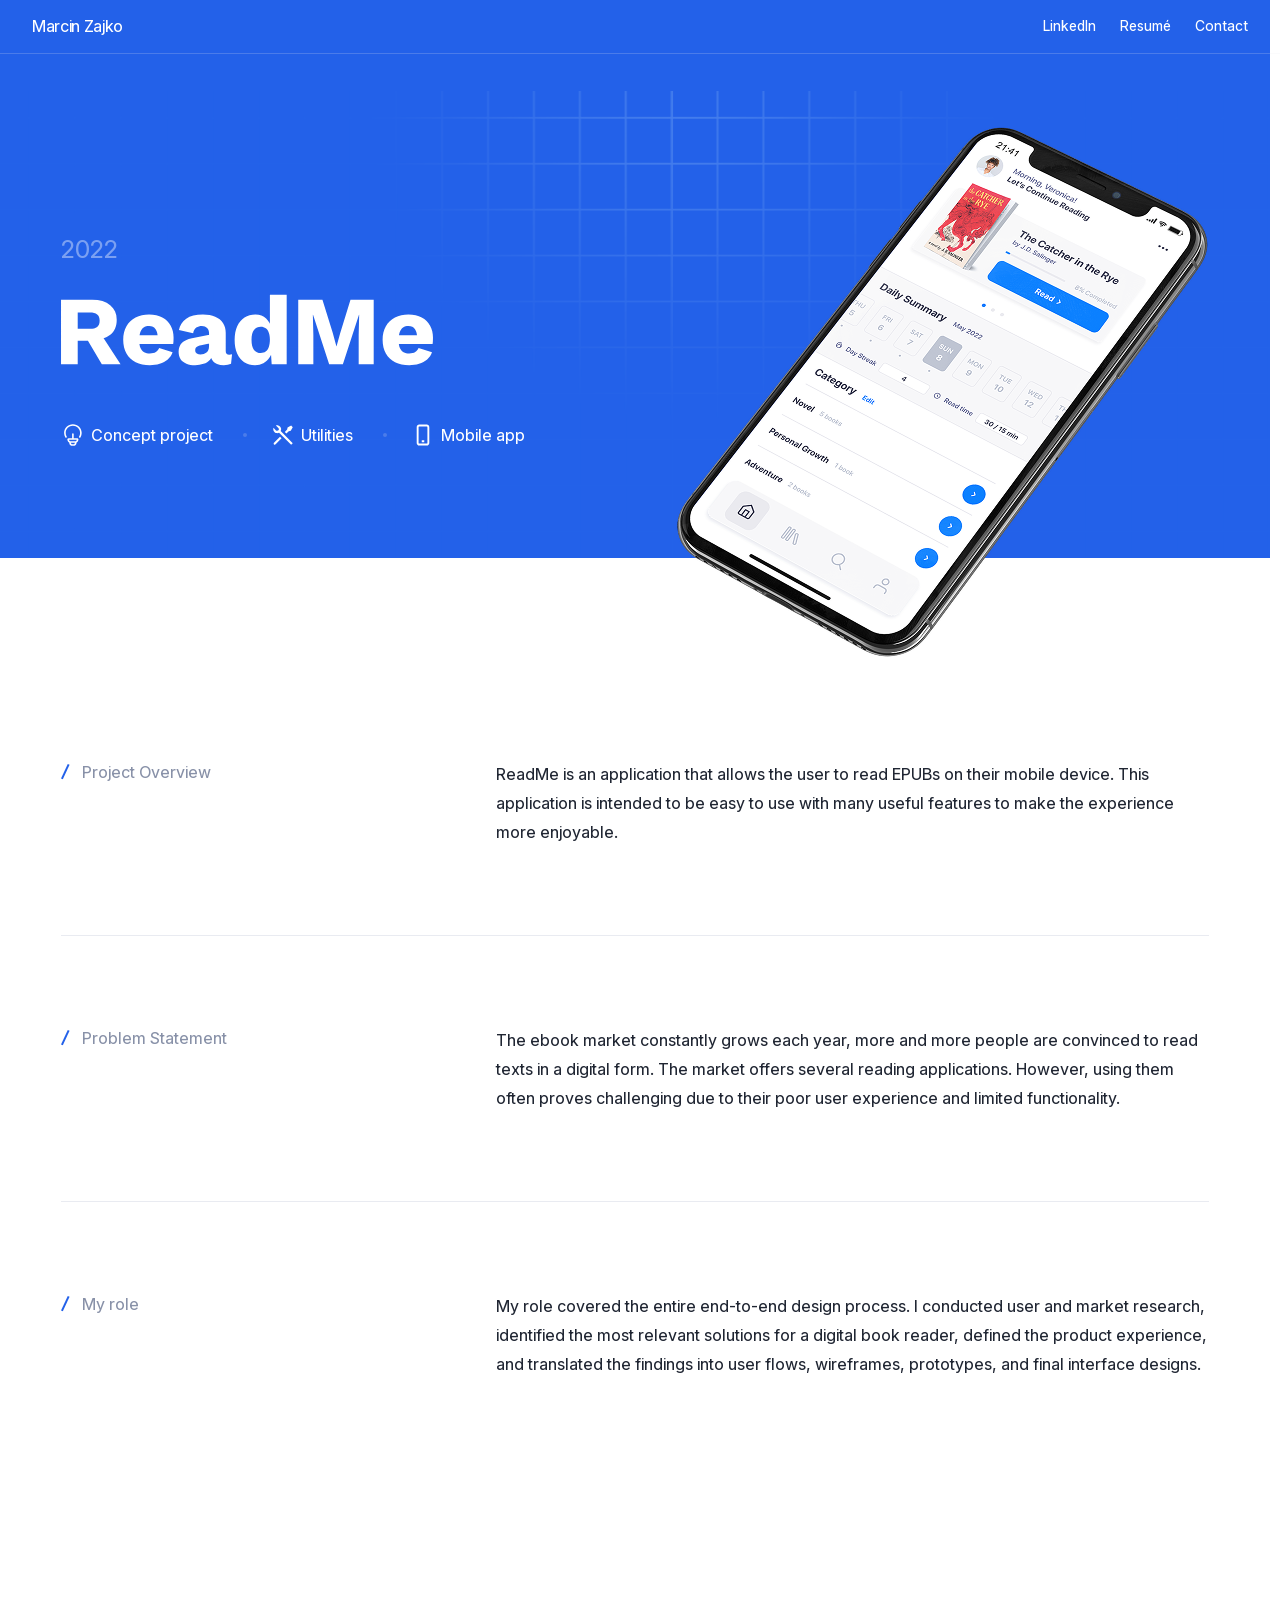
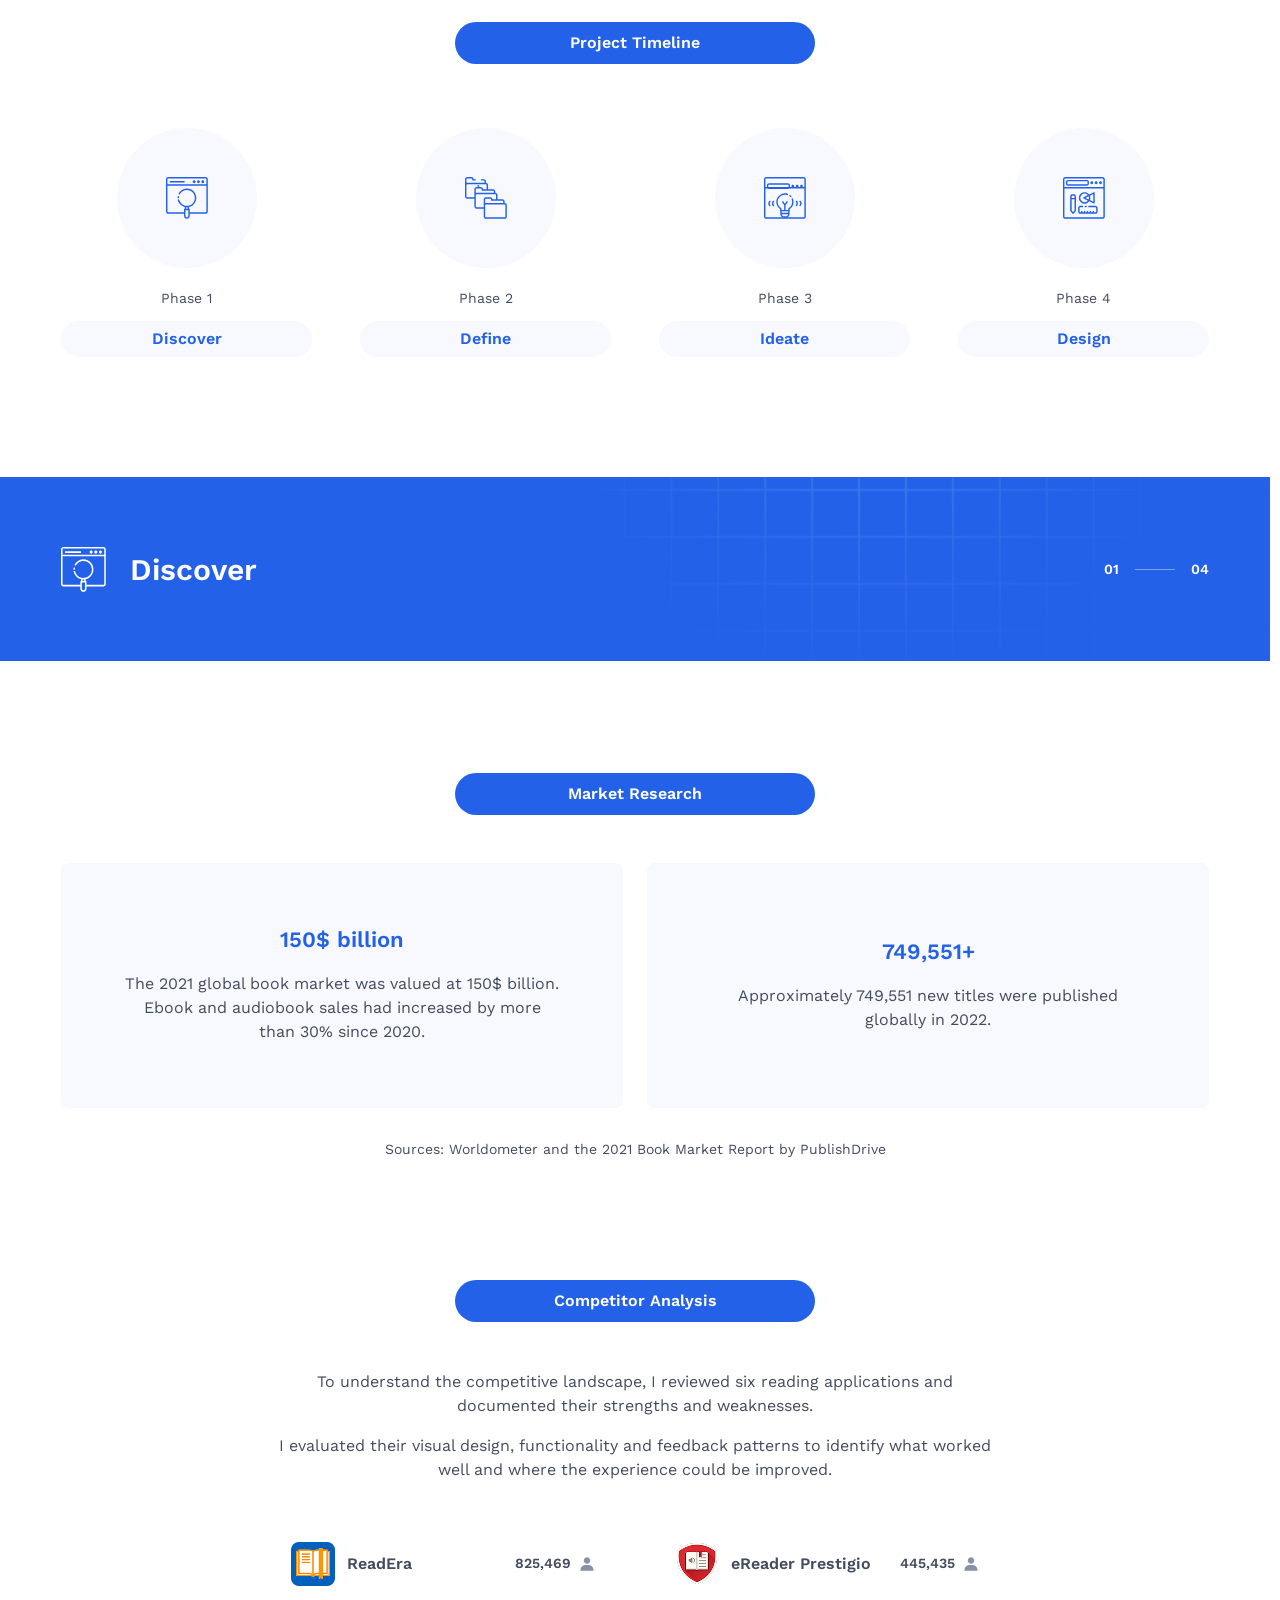
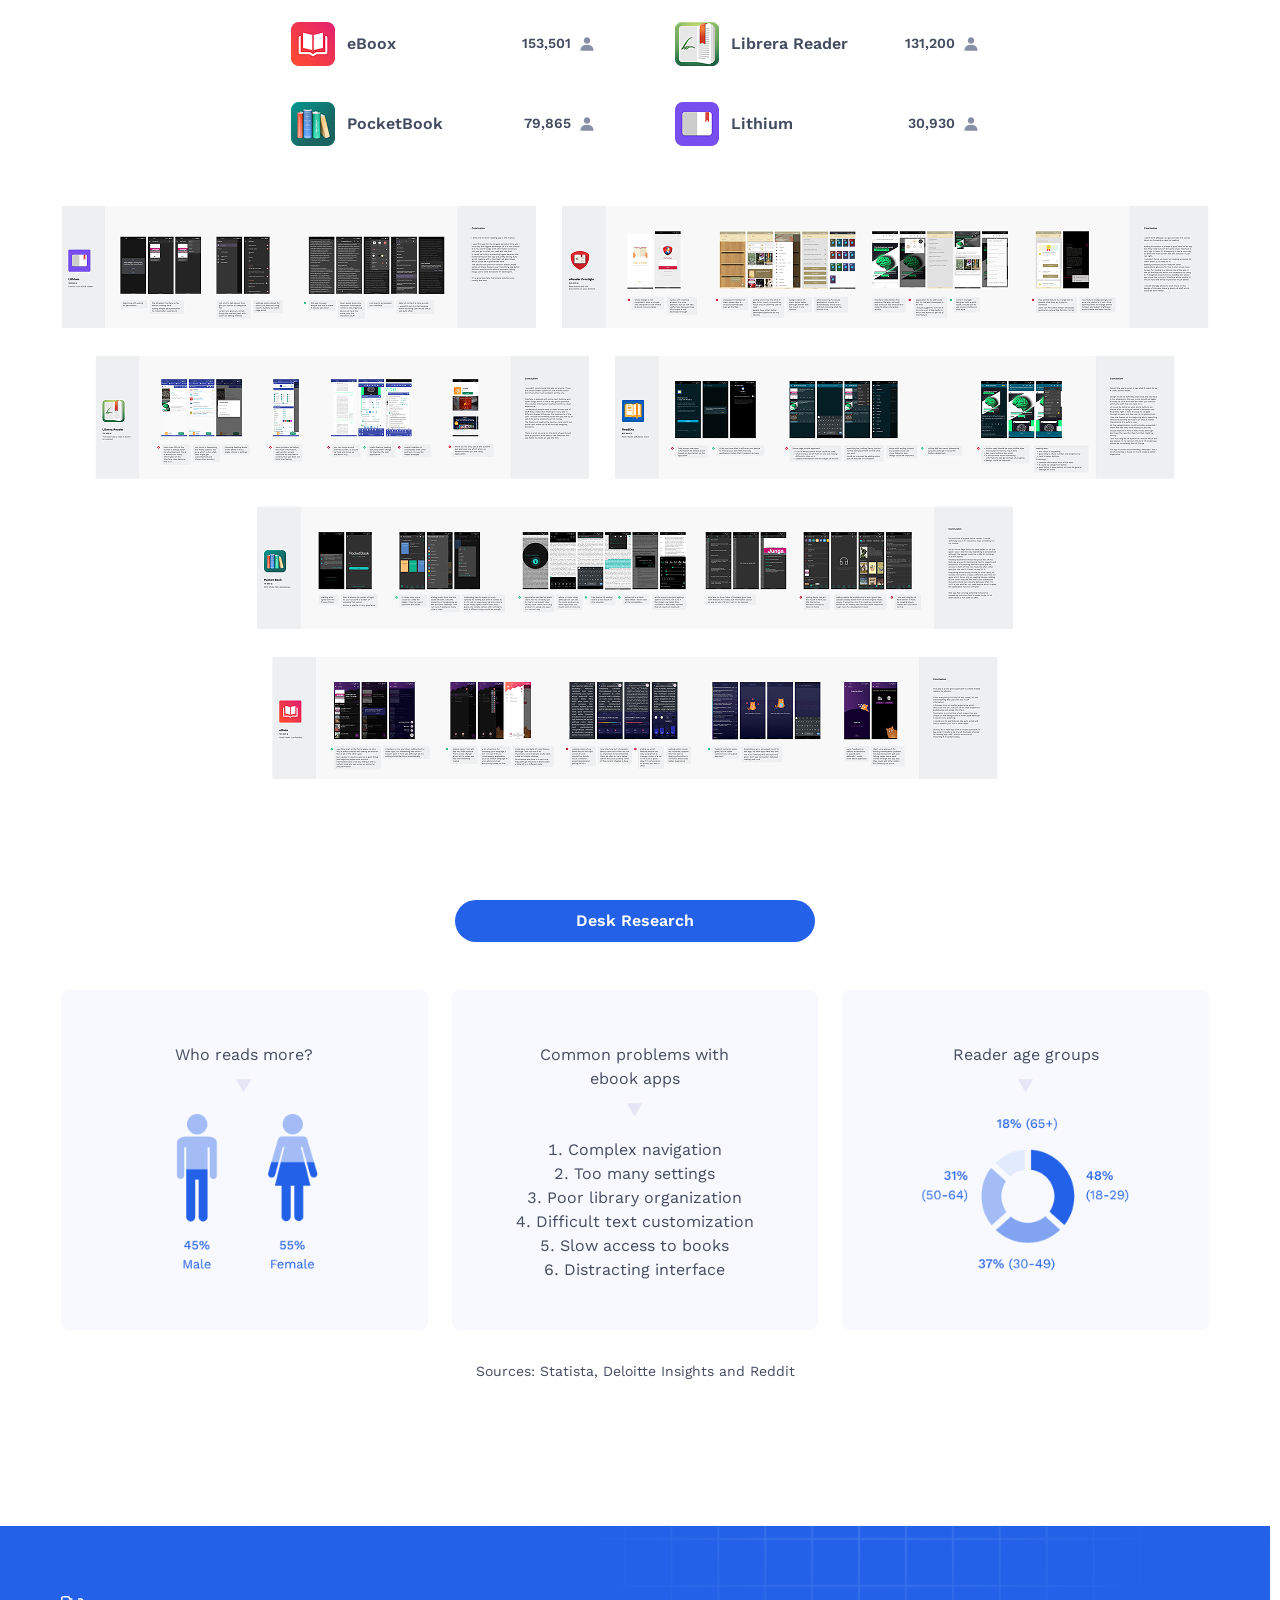
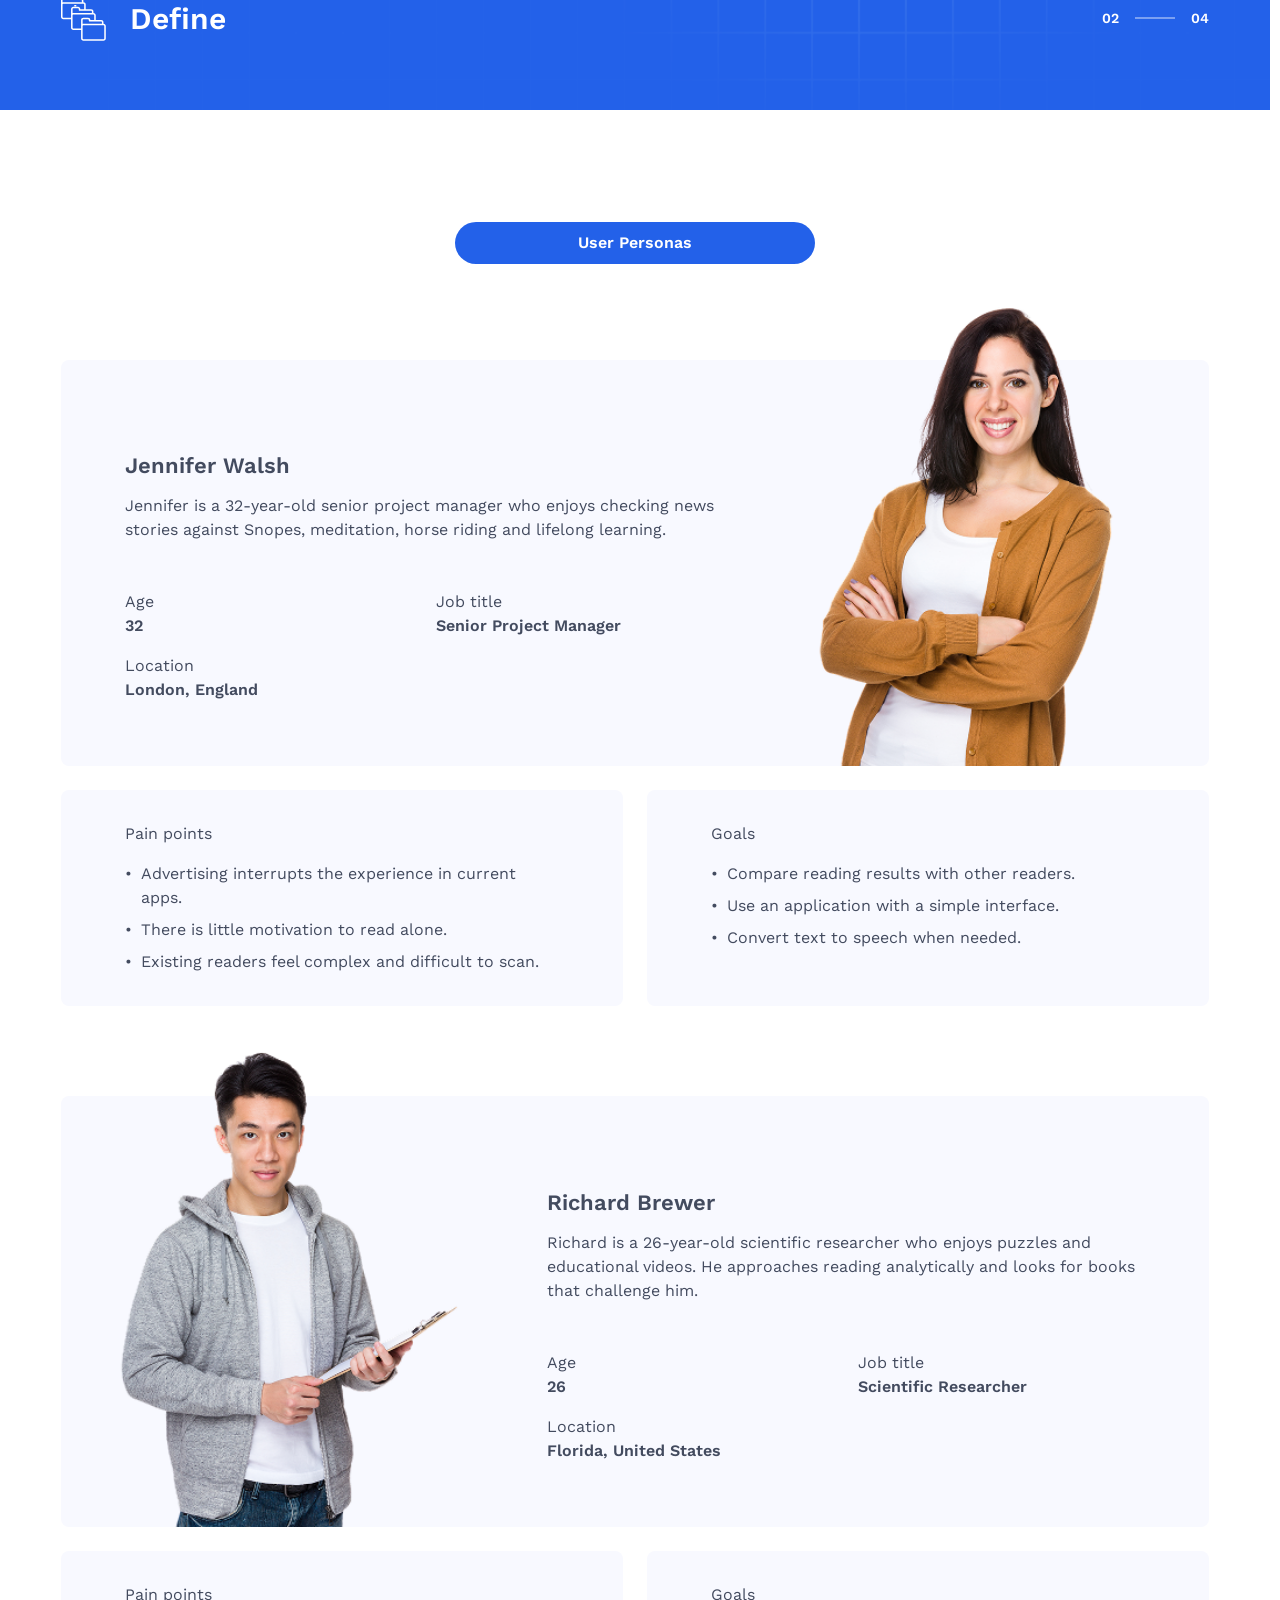
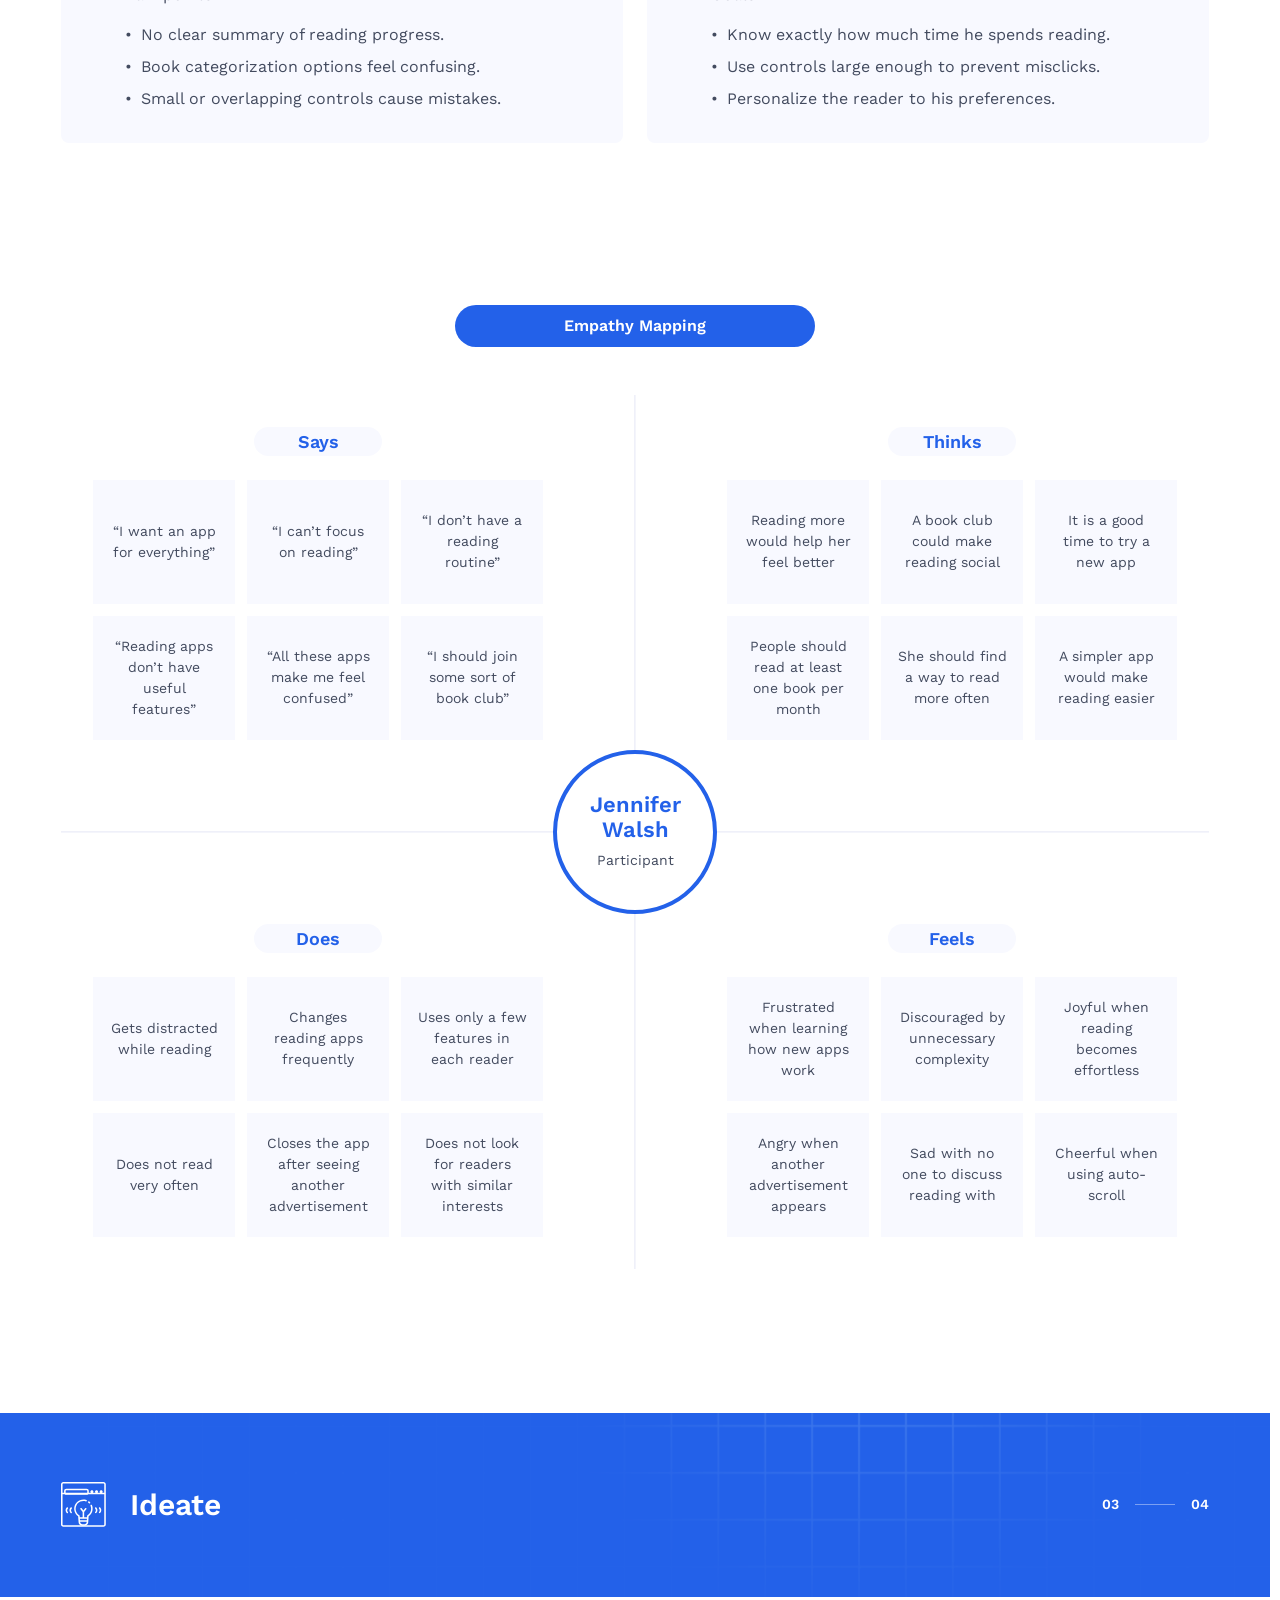
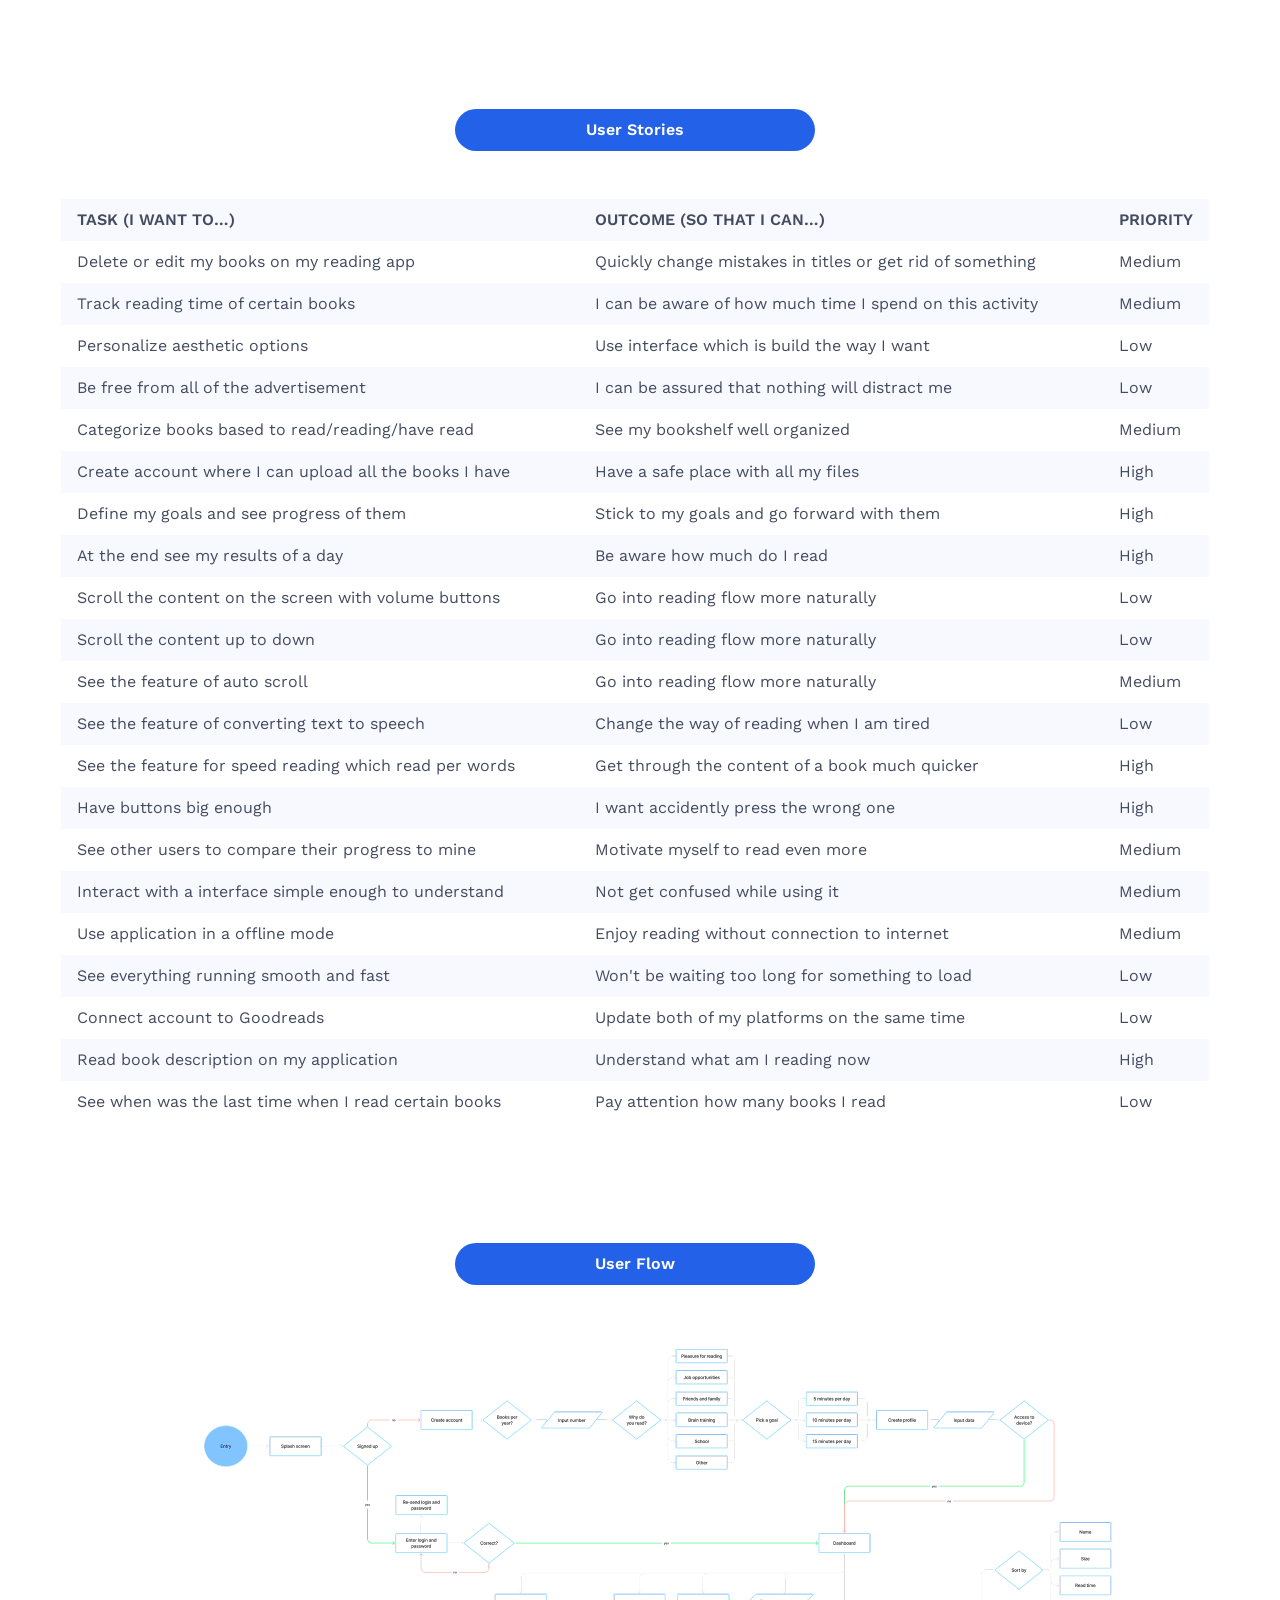
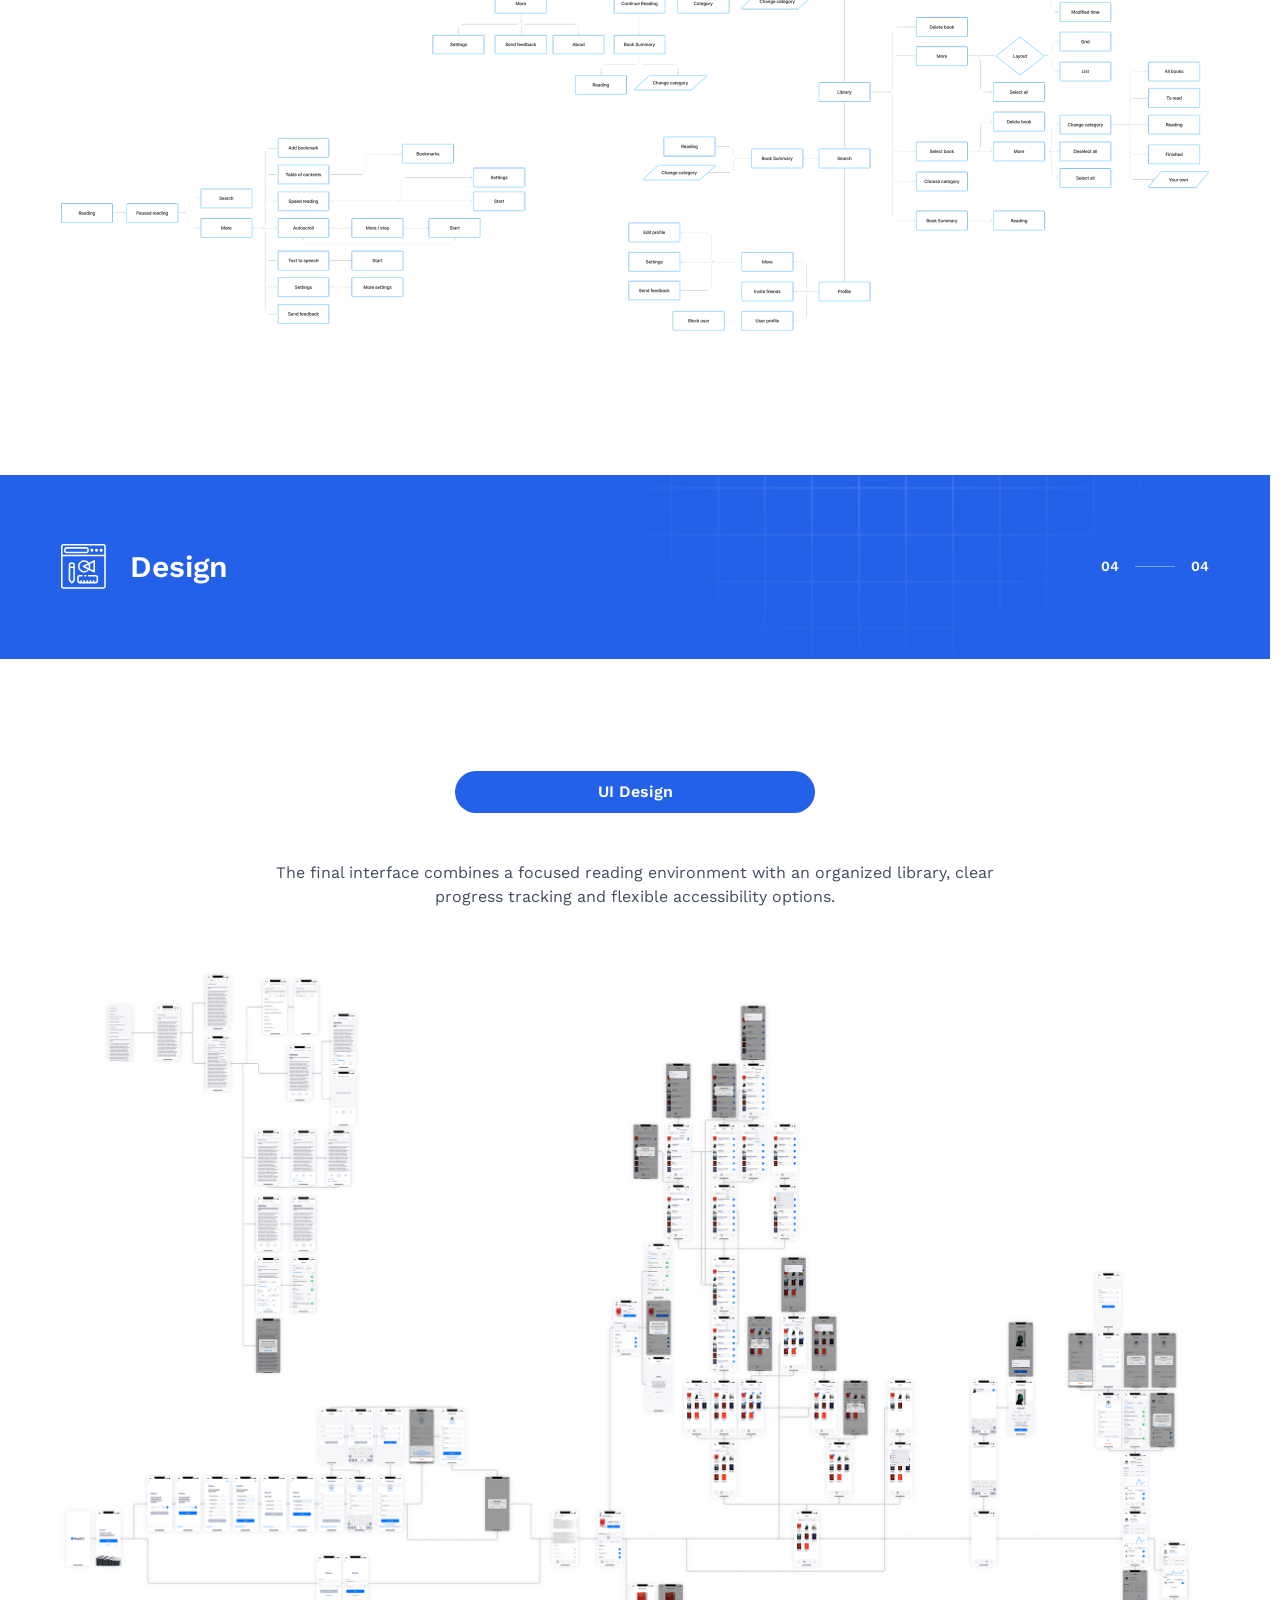
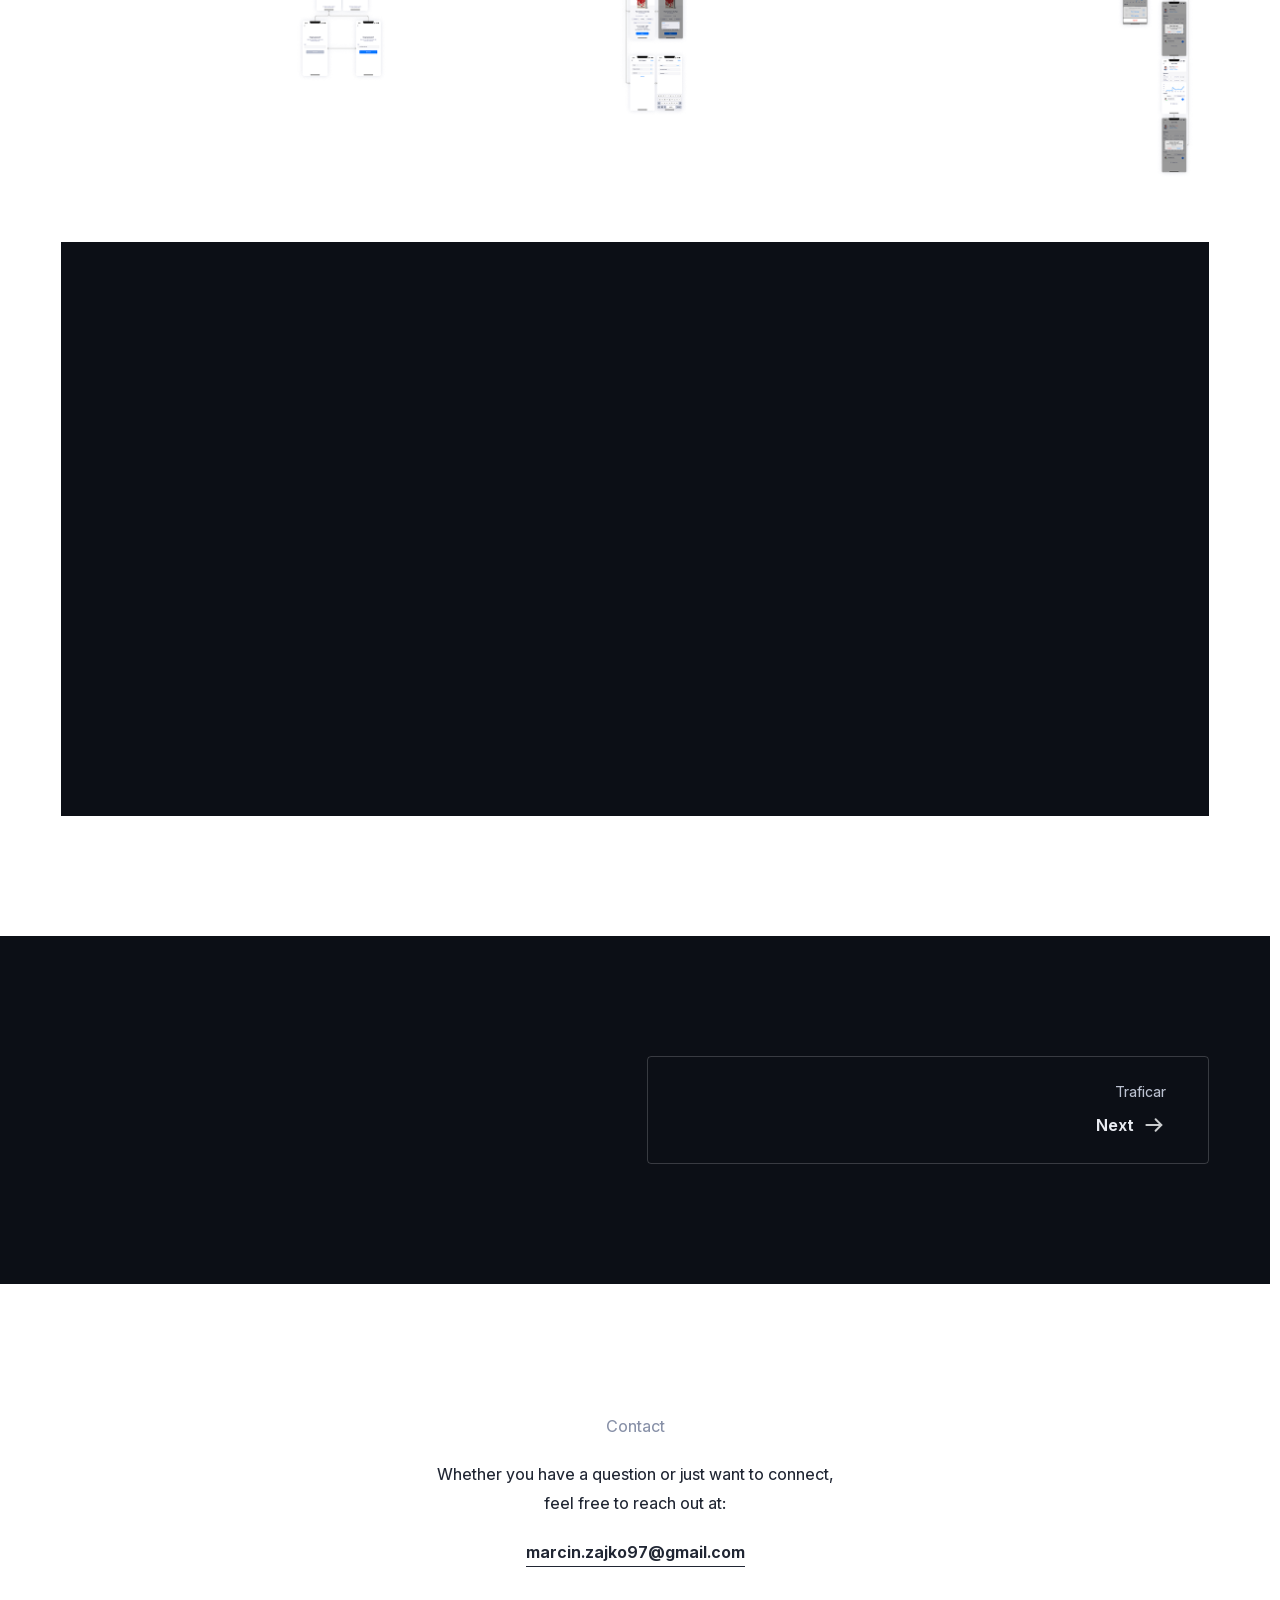
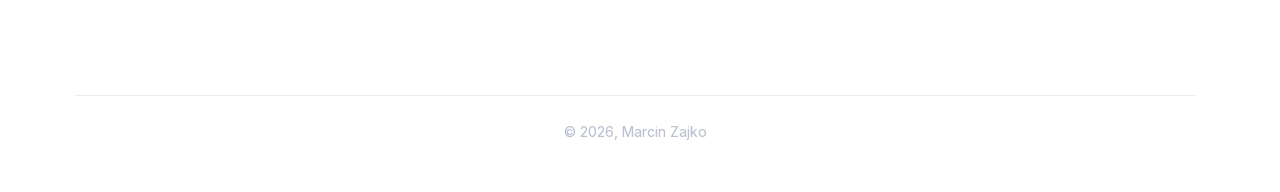
<file: projects/readme.html>
<!DOCTYPE html>
<html lang="en">
<head>
  <meta charset="UTF-8">
  <meta name="viewport" content="width=device-width, initial-scale=1.0">

  <meta
    name="description"
    content="ReadMe UX case study by Marcin Zajko."
  >

  <title>ReadMe | Marcin Zajko</title>

  <link rel="icon" href="../assets/favicon/favicon.svg" type="image/svg+xml">
  <link
    rel="preload"
    href="../assets/fonts/Inter-Variable.woff2"
    as="font"
    type="font/woff2"
    crossorigin
  >
  <link rel="stylesheet" href="../css/styles.css">
</head>

<body class="case-study-page case-study-page--readme">
  <header class="site-header">
    <a class="site-logo" href="../index.html">Marcin Zajko</a>

    <button class="site-navigation-toggle" type="button" aria-expanded="false" aria-controls="primary-navigation" aria-label="Open navigation">
      <span aria-hidden="true"></span>
    </button>

    <nav class="site-navigation" id="primary-navigation" aria-label="Main navigation">
      <ul>
        <li>
          <a href="https://www.linkedin.com/in/marcin-zajko-0b20991ba/" target="_blank" rel="noopener">
            <span class="site-navigation__icon site-navigation__icon--external" aria-hidden="true"></span>
            LinkedIn
          </a>
        </li>
        <li>
          <a href="../resume.html">
            Resumé
          </a>
        </li>
        <li>
          <a href="#contact">
            Contact
          </a>
        </li>
      </ul>
    </nav>
  </header>

  <main>
    <section class="case-study-hero case-study-hero--readme">
      <img
        class="case-study-hero__lines"
        src="../assets/pages/readme/readme_lines.png"
        alt=""
        width="1451"
        height="467"
        aria-hidden="true"
      >

      <div class="case-study-hero__content">
        <p>2022</p>
        <h1>
          <img
            src="../assets/pages/home/readme_logo.svg"
            alt="ReadMe"
            width="305"
            height="58"
          >
        </h1>

        <ul class="project-details">
          <li>
            <img src="../assets/icons/icon_concept.svg" alt="" width="24" height="24" aria-hidden="true">
            <span>Concept project</span>
          </li>
          <li>
            <img src="../assets/icons/icon_utilities.svg" alt="" width="24" height="24" aria-hidden="true">
            <span>Utilities</span>
          </li>
          <li>
            <img src="../assets/icons/icon_mobile.svg" alt="" width="24" height="24" aria-hidden="true">
            <span>Mobile app</span>
          </li>
        </ul>
      </div>

      <img
        class="case-study-hero__mockup"
        src="../assets/pages/readme/readme_mock.png"
        alt="Two screens from the ReadMe mobile application"
        width="534"
        height="531"
      >
    </section>

    <section class="case-study-introduction">
      <article>
        <h2>Project Overview</h2>
        <p>
          ReadMe is an application that allows the user to read EPUBs on their mobile device. 
          This application is intended to be easy to use with many useful features to make the experience more enjoyable.
        </p>
      </article>

      <article>
        <h2>Problem Statement</h2>
        <p>
          The ebook market constantly grows each year, more and more people are convinced to read texts in a digital form. 
          The market offers several reading applications. However, using them often proves challenging due to their poor user experience and limited functionality.
        </p>
      </article>

      <article>
        <h2>My role</h2>
        <p>
          My role covered the entire end-to-end design process. 
          I conducted user and market research, identified the most relevant solutions for a digital book reader, defined the product experience, and 
          translated the findings into user flows, wireframes, prototypes, and final interface designs.
        </p>
      </article>
    </section>

    <section class="readme-process" aria-labelledby="readme-process-heading">
      <div class="readme-process__timeline">
        <h2 id="readme-process-heading">Project Timeline</h2>

        <ol>
          <li>
            <span>Phase 1</span>
            <strong>Discover</strong>
          </li>
          <li>
            <span>Phase 2</span>
            <strong>Define</strong>
          </li>
          <li>
            <span>Phase 3</span>
            <strong>Ideate</strong>
          </li>
          <li>
            <span>Phase 4</span>
            <strong>Design</strong>
          </li>
        </ol>
      </div>

      <section class="readme-phase" aria-labelledby="readme-discover-heading">
        <header class="readme-phase__header">
          <div>
            <img src="../assets/pages/readme/discover.svg" alt="" width="45" height="45" aria-hidden="true">
            <h2 id="readme-discover-heading">Discover</h2>
          </div>
          <p><strong>01</strong><span aria-hidden="true"></span>04</p>
        </header>

        <div class="readme-phase__content">
          <section class="readme-subsection" aria-labelledby="readme-market-heading">
            <h3 id="readme-market-heading">Market Research</h3>

            <div class="readme-stat-grid">
              <article>
                <strong>150$ billion</strong>
                <p>
                  The 2021 global book market was valued at 150$ billion.
                  Ebook and audiobook sales had increased by more than 30%
                  since 2020.
                </p>
              </article>
              <article>
                <strong>749,551+</strong>
                <p>
                  Approximately 749,551 new titles were published globally
                  in 2022.
                </p>
              </article>
            </div>

            <p class="readme-source">
              Sources: Worldometer and the 2021 Book Market Report by PublishDrive
            </p>
          </section>

          <section class="readme-subsection" aria-labelledby="readme-competitor-heading">
            <h3 id="readme-competitor-heading">Competitor Analysis</h3>

            <div class="readme-subsection__intro">
              <p>
                To understand the competitive landscape, I reviewed six
                reading applications and documented their strengths and
                weaknesses.
              </p>
              <p>
                I evaluated their visual design, functionality and feedback
                patterns to identify what worked well and where the experience
                could be improved.
              </p>
            </div>

            <ul class="readme-competitors">
              <li>
                <span class="readme-competitor__name"><img src="../assets/pages/readme/readera.png" alt="" width="44" height="44"><strong>ReadEra</strong></span>
                <span>825,469 <img src="../assets/pages/readme/user.svg" alt="" width="16" height="16" aria-hidden="true"></span>
              </li>
              <li>
                <span class="readme-competitor__name"><img src="../assets/pages/readme/ereader_prestigio.png" alt="" width="44" height="44"><strong>eReader Prestigio</strong></span>
                <span>445,435 <img src="../assets/pages/readme/user.svg" alt="" width="16" height="16" aria-hidden="true"></span>
              </li>
              <li>
                <span class="readme-competitor__name"><img src="../assets/pages/readme/eboox.png" alt="" width="44" height="44"><strong>eBoox</strong></span>
                <span>153,501 <img src="../assets/pages/readme/user.svg" alt="" width="16" height="16" aria-hidden="true"></span>
              </li>
              <li>
                <span class="readme-competitor__name"><img src="../assets/pages/readme/librera_reader.png" alt="" width="44" height="44"><strong>Librera Reader</strong></span>
                <span>131,200 <img src="../assets/pages/readme/user.svg" alt="" width="16" height="16" aria-hidden="true"></span>
              </li>
              <li>
                <span class="readme-competitor__name"><img src="../assets/pages/readme/pocketbook.png" alt="" width="44" height="44"><strong>PocketBook</strong></span>
                <span>79,865 <img src="../assets/pages/readme/user.svg" alt="" width="16" height="16" aria-hidden="true"></span>
              </li>
              <li>
                <span class="readme-competitor__name"><img src="../assets/pages/readme/lithium.png" alt="" width="44" height="44"><strong>Lithium</strong></span>
                <span>30,930 <img src="../assets/pages/readme/user.svg" alt="" width="16" height="16" aria-hidden="true"></span>
              </li>
            </ul>

            <figure class="readme-detailed-visual" tabindex="0" aria-label="Scrollable competitor analysis boards">
              <img
                src="../assets/pages/readme/competitor_analysis.png"
                alt="Detailed comparison boards for the six reviewed reading applications"
                width="1148"
                height="574"
                loading="lazy"
              >
            </figure>
          </section>

          <section class="readme-subsection" aria-labelledby="readme-desk-heading">
            <h3 id="readme-desk-heading">Desk Research</h3>

            <div class="readme-research-grid">
              <article>
                <h4>Who reads more?</h4>
                <img
                  src="../assets/pages/readme/gender_group.png"
                  alt="45% male and 55% female readers"
                  width="221"
                  height="202"
                  loading="lazy"
                >
              </article>

              <article>
                <h4>Common problems with ebook apps</h4>
                <ol>
                  <li>Complex navigation</li>
                  <li>Too many settings</li>
                  <li>Poor library organization</li>
                  <li>Difficult text customization</li>
                  <li>Slow access to books</li>
                  <li>Distracting interface</li>
                </ol>
              </article>

              <article>
                <h4>Reader age groups</h4>
                <img
                  src="../assets/pages/readme/diagram.png"
                  alt="Reader age groups: 48% aged 18 to 29, 37% aged 30 to 49, 31% aged 50 to 64 and 18% aged 65 or older"
                  width="258"
                  height="197"
                  loading="lazy"
                >
              </article>
            </div>

            <p class="readme-source">Sources: Statista, Deloitte Insights and Reddit</p>
          </section>
        </div>
      </section>

      <section class="readme-phase" aria-labelledby="readme-define-heading">
        <header class="readme-phase__header">
          <div>
            <img src="../assets/pages/readme/define.svg" alt="" width="45" height="45" aria-hidden="true">
            <h2 id="readme-define-heading">Define</h2>
          </div>
          <p><strong>02</strong><span aria-hidden="true"></span>04</p>
        </header>

        <div class="readme-phase__content">
          <section class="readme-subsection" aria-labelledby="readme-persona-heading">
            <h3 id="readme-persona-heading">User Personas</h3>

            <div class="readme-personas">
              <article class="readme-persona">
                <div class="readme-persona__summary">
                  <div>
                    <h4>Jennifer Walsh</h4>
                    <p>
                      Jennifer is a 32-year-old senior project manager who
                      enjoys checking news stories against Snopes, meditation,
                      horse riding and lifelong learning.
                    </p>
                  </div>
                  <img
                    class="readme-persona__image"
                    src="../assets/pages/readme/jennifer_walsh.png"
                    alt="Jennifer Walsh user persona"
                    width="341"
                    height="424"
                    loading="lazy"
                  >
                  <dl>
                    <div><dt>Age</dt><dd>32</dd></div>
                    <div><dt>Job title</dt><dd>Senior Project Manager</dd></div>
                    <div><dt>Location</dt><dd>London, England</dd></div>
                  </dl>
                </div>
                <div class="readme-persona__details">
                  <div>
                    <h5>Pain points</h5>
                    <ul>
                      <li>Advertising interrupts the experience in current apps.</li>
                      <li>There is little motivation to read alone.</li>
                      <li>Existing readers feel complex and difficult to scan.</li>
                    </ul>
                  </div>
                  <div>
                    <h5>Goals</h5>
                    <ul>
                      <li>Compare reading results with other readers.</li>
                      <li>Use an application with a simple interface.</li>
                      <li>Convert text to speech when needed.</li>
                    </ul>
                  </div>
                </div>
              </article>

              <article class="readme-persona">
                <div class="readme-persona__summary">
                  <div>
                    <h4>Richard Brewer</h4>
                    <p>
                      Richard is a 26-year-old scientific researcher who enjoys
                      puzzles and educational videos. He approaches reading
                      analytically and looks for books that challenge him.
                    </p>
                  </div>
                  <img
                    class="readme-persona__image"
                    src="../assets/pages/readme/richard_brewer.png"
                    alt="Richard Brewer user persona"
                    width="305"
                    height="425"
                    loading="lazy"
                  >
                  <dl>
                    <div><dt>Age</dt><dd>26</dd></div>
                    <div><dt>Job title</dt><dd>Scientific Researcher</dd></div>
                    <div><dt>Location</dt><dd>Florida, United States</dd></div>
                  </dl>
                </div>
                <div class="readme-persona__details">
                  <div>
                    <h5>Pain points</h5>
                    <ul>
                      <li>No clear summary of reading progress.</li>
                      <li>Book categorization options feel confusing.</li>
                      <li>Small or overlapping controls cause mistakes.</li>
                    </ul>
                  </div>
                  <div>
                    <h5>Goals</h5>
                    <ul>
                      <li>Know exactly how much time he spends reading.</li>
                      <li>Use controls large enough to prevent misclicks.</li>
                      <li>Personalize the reader to his preferences.</li>
                    </ul>
                  </div>
                </div>
              </article>
            </div>
          </section>

          <section class="readme-subsection" aria-labelledby="readme-empathy-heading">
            <h3 id="readme-empathy-heading">Empathy Mapping</h3>

            <div class="readme-empathy-map">
              <article>
                <h4>Says</h4>
                <ul>
                  <li>“I want an app for everything”</li>
                  <li>“I can’t focus on reading”</li>
                  <li>“I don’t have a reading routine”</li>
                  <li>“Reading apps don’t have useful features”</li>
                  <li>“All these apps make me feel confused”</li>
                  <li>“I should join some sort of book club”</li>
                </ul>
              </article>
              <article>
                <h4>Thinks</h4>
                <ul>
                  <li>Reading more would help her feel better</li>
                  <li>A book club could make reading social</li>
                  <li>It is a good time to try a new app</li>
                  <li>People should read at least one book per month</li>
                  <li>She should find a way to read more often</li>
                  <li>A simpler app would make reading easier</li>
                </ul>
              </article>
              <div class="readme-empathy-map__person">
                <strong>Jennifer Walsh</strong>
                <span>Participant</span>
              </div>
              <article>
                <h4>Does</h4>
                <ul>
                  <li>Gets distracted while reading</li>
                  <li>Changes reading apps frequently</li>
                  <li>Uses only a few features in each reader</li>
                  <li>Does not read very often</li>
                  <li>Closes the app after seeing another advertisement</li>
                  <li>Does not look for readers with similar interests</li>
                </ul>
              </article>
              <article>
                <h4>Feels</h4>
                <ul>
                  <li>Frustrated when learning how new apps work</li>
                  <li>Discouraged by unnecessary complexity</li>
                  <li>Joyful when reading becomes effortless</li>
                  <li>Angry when another advertisement appears</li>
                  <li>Sad with no one to discuss reading with</li>
                  <li>Cheerful when using auto-scroll</li>
                </ul>
              </article>
            </div>
          </section>
        </div>
      </section>

      <section class="readme-phase" aria-labelledby="readme-ideate-heading">
        <header class="readme-phase__header">
          <div>
            <img src="../assets/pages/readme/ideate.svg" alt="" width="45" height="45" aria-hidden="true">
            <h2 id="readme-ideate-heading">Ideate</h2>
          </div>
          <p><strong>03</strong><span aria-hidden="true"></span>04</p>
        </header>

        <div class="readme-phase__content">
          <section class="readme-subsection" aria-labelledby="readme-stories-heading">
            <h3 id="readme-stories-heading">User Stories</h3>

            <div class="readme-table-wrap" tabindex="0" aria-label="Scrollable user stories table">
              <table class="readme-user-stories">
                <thead>
                  <tr>
                    <th scope="col">Task (I want to…)</th>
                    <th scope="col">Outcome (so that I can…)</th>
                    <th scope="col">Priority</th>
                  </tr>
                </thead>
                <tbody>
                  <tr><td>Delete or edit my books on my reading app</td><td>Quickly change mistakes in titles or get rid of something</td><td>Medium</td></tr>
                  <tr><td>Track reading time of certain books</td><td>I can be aware of how much time I spend on this activity</td><td>Medium</td></tr>
                  <tr><td>Personalize aesthetic options</td><td>Use interface which is build the way I want</td><td>Low</td></tr>
                  <tr><td>Be free from all of the advertisement</td><td>I can be assured that nothing will distract me</td><td>Low</td></tr>
                  <tr><td>Categorize books based to read/reading/have read</td><td>See my bookshelf well organized</td><td>Medium</td></tr>
                  <tr><td>Create account where I can upload all the books I have</td><td>Have a safe place with all my files</td><td>High</td></tr>
                  <tr><td>Define my goals and see progress of them</td><td>Stick to my goals and go forward with them</td><td>High</td></tr>
                  <tr><td>At the end see my results of a day</td><td>Be aware how much do I read</td><td>High</td></tr>
                  <tr><td>Scroll the content on the screen with volume buttons</td><td>Go into reading flow more naturally</td><td>Low</td></tr>
                  <tr><td>Scroll the content up to down</td><td>Go into reading flow more naturally</td><td>Low</td></tr>
                  <tr><td>See the feature of auto scroll</td><td>Go into reading flow more naturally</td><td>Medium</td></tr>
                  <tr><td>See the feature of converting text to speech</td><td>Change the way of reading when I am tired</td><td>Low</td></tr>
                  <tr><td>See the feature for speed reading which read per words</td><td>Get through the content of a book much quicker</td><td>High</td></tr>
                  <tr><td>Have buttons big enough</td><td>I want accidently press the wrong one</td><td>High</td></tr>
                  <tr><td>See other users to compare their progress to mine</td><td>Motivate myself to read even more</td><td>Medium</td></tr>
                  <tr><td>Interact with a interface simple enough to understand</td><td>Not get confused while using it</td><td>Medium</td></tr>
                  <tr><td>Use application in a offline mode</td><td>Enjoy reading without connection to internet</td><td>Medium</td></tr>
                  <tr><td>See everything running smooth and fast</td><td>Won't be waiting too long for something to load</td><td>Low</td></tr>
                  <tr><td>Connect account to Goodreads</td><td>Update both of my platforms on the same time</td><td>Low</td></tr>
                  <tr><td>Read book description on my application</td><td>Understand what am I reading now</td><td>High</td></tr>
                  <tr><td>See when was the last time when I read certain books</td><td>Pay attention how many books I read</td><td>Low</td></tr>
                </tbody>
              </table>
            </div>
          </section>

          <section class="readme-subsection" aria-labelledby="readme-flow-heading">
            <h3 id="readme-flow-heading">User Flow</h3>

            <figure class="readme-detailed-visual readme-detailed-visual--flow" tabindex="0" aria-label="Scrollable detailed user flow">
              <img
                src="../assets/pages/readme/readme_flow.png"
                alt="Detailed ReadMe application user flow"
                width="1148"
                height="582"
                loading="lazy"
              >
            </figure>
          </section>
        </div>
      </section>

      <section class="readme-phase" aria-labelledby="readme-design-heading">
        <header class="readme-phase__header">
          <div>
            <img src="../assets/pages/readme/design.svg" alt="" width="45" height="45" aria-hidden="true">
            <h2 id="readme-design-heading">Design</h2>
          </div>
          <p><strong>04</strong><span aria-hidden="true"></span>04</p>
        </header>

        <div class="readme-phase__content readme-phase__content--design">
          <section class="readme-subsection" aria-labelledby="readme-ui-heading">
            <h3 id="readme-ui-heading">UI Design</h3>

            <p class="readme-subsection__intro">
              The final interface combines a focused reading environment with
              an organized library, clear progress tracking and flexible
              accessibility options.
            </p>

            <figure class="readme-detailed-visual readme-detailed-visual--ui" tabindex="0" aria-label="Scrollable overview of ReadMe interface designs">
              <img
                src="../assets/pages/readme/readme_ui_flow.png"
                alt="ReadMe interface design flow showing the complete set of mobile screens"
                width="1159"
                height="829"
                loading="lazy"
              >
            </figure>

            <figure class="readme-showcase-video">
              <video
                aria-label="Animated presentation of the ReadMe mobile application"
                autoplay
                loop
                muted
                playsinline
                preload="metadata"
              >
                <source src="../assets/pages/readme/Readme%20-%20Dribbble.mp4" type="video/mp4">
                Your browser does not support embedded video.
                <a href="../assets/pages/readme/Readme%20-%20Dribbble.mp4">Download the ReadMe presentation</a>.
              </video>
            </figure>
          </section>
        </div>
      </section>
    </section>

    <nav class="project-navigation" aria-label="Project navigation">
      <a class="project-navigation__link--next" href="traficar.html">
        <span class="project-navigation__project">Traficar</span>
        <span class="project-navigation__direction">
          Next
          <img src="../assets/icons/icon_right.svg" alt="" width="24" height="24" aria-hidden="true">
        </span>
      </a>
    </nav>

    <section class="contact" id="contact" aria-labelledby="contact-heading">
      <p class="contact__label" id="contact-heading">
        Contact
      </p>

      <p>
        Whether you have a question or just want to connect,
        feel free to reach out at:
      </p>

      <a href="mailto:marcin.zajko97@gmail.com">
        marcin.zajko97@gmail.com
      </a>
    </section>
  </main>

  <footer class="site-footer">
    <p>© 2026, Marcin Zajko</p>
  </footer>

  <script src="../js/main.js" defer></script>
</body>
</html>
</file>
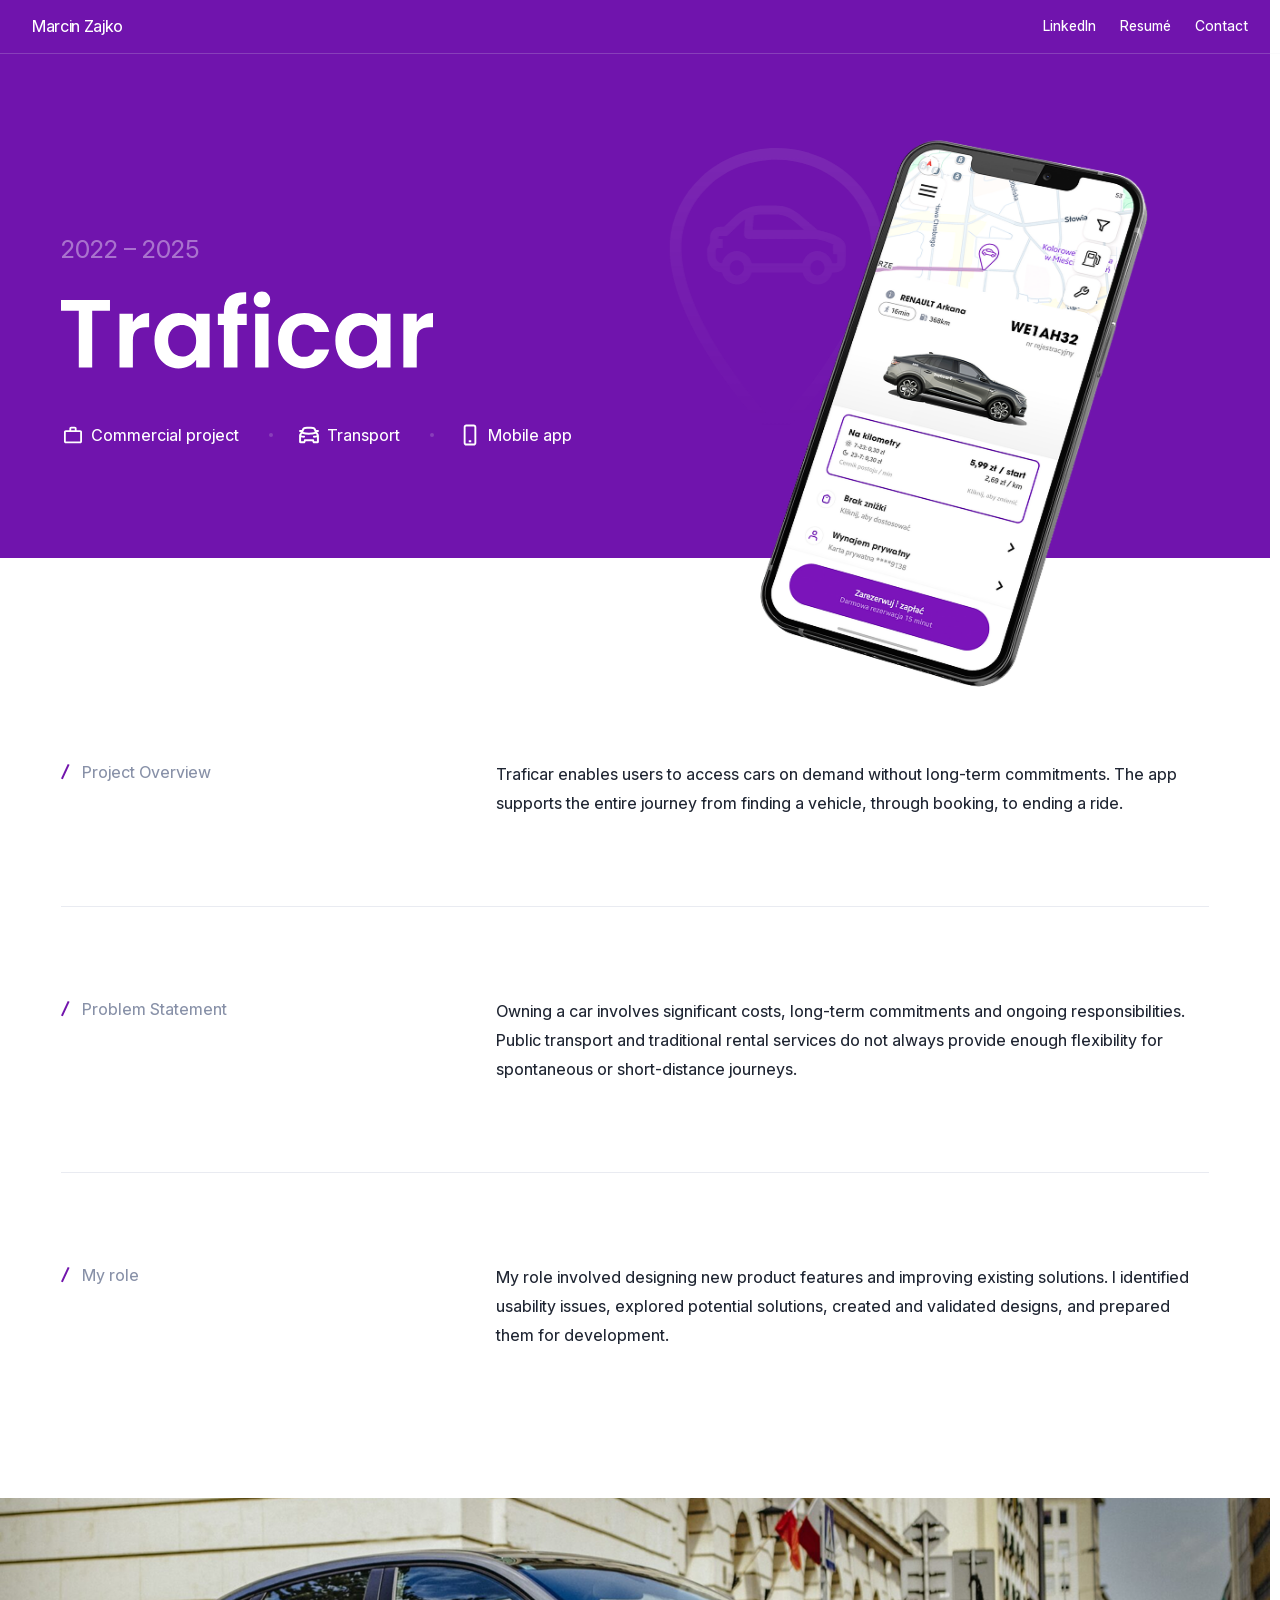
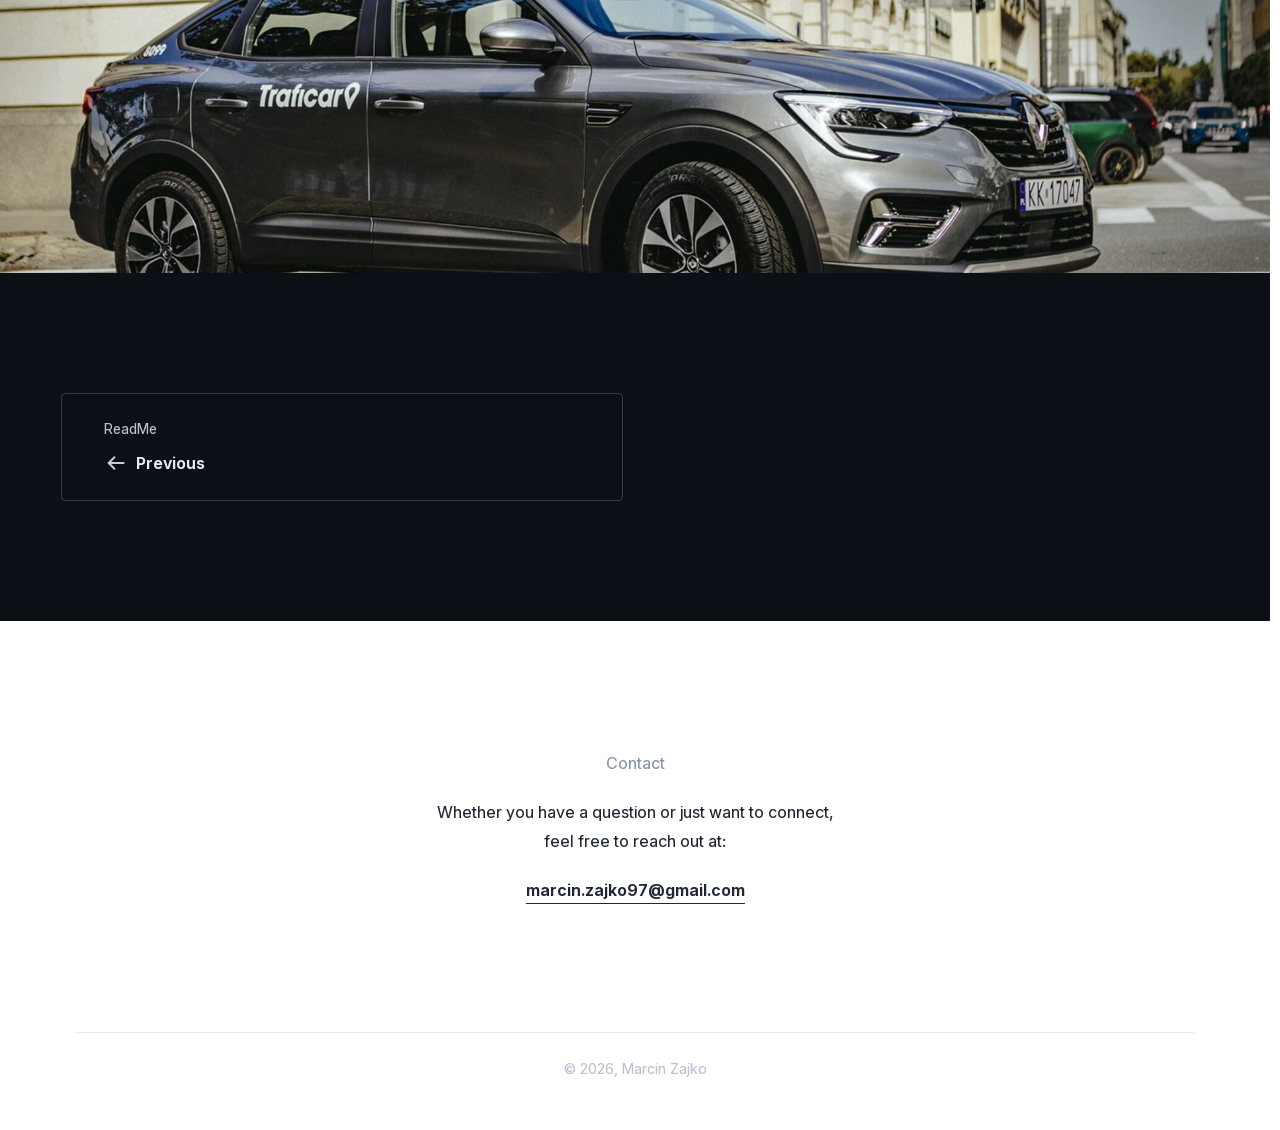
<file: projects/traficar.html>
<!DOCTYPE html>
<html lang="en">
<head>
  <meta charset="UTF-8">
  <meta name="viewport" content="width=device-width, initial-scale=1.0">

  <meta
    name="description"
    content="Traficar UX case study by Marcin Zajko."
  >

  <title>Traficar | Marcin Zajko</title>

  <link rel="icon" href="../assets/favicon/favicon.svg" type="image/svg+xml">
  <link
    rel="preload"
    href="../assets/fonts/Inter-Variable.woff2"
    as="font"
    type="font/woff2"
    crossorigin
  >
  <link rel="stylesheet" href="../css/styles.css">
</head>

<body class="case-study-page case-study-page--traficar">
  <header class="site-header">
    <a class="site-logo" href="../index.html">Marcin Zajko</a>

    <button class="site-navigation-toggle" type="button" aria-expanded="false" aria-controls="primary-navigation" aria-label="Open navigation">
      <span aria-hidden="true"></span>
    </button>

    <nav class="site-navigation" id="primary-navigation" aria-label="Main navigation">
      <ul>
        <li>
          <a href="https://www.linkedin.com/in/marcin-zajko-0b20991ba/" target="_blank" rel="noopener">
            <span class="site-navigation__icon site-navigation__icon--external" aria-hidden="true"></span>
            LinkedIn
          </a>
        </li>
        <li>
          <a href="../resume.html">
            Resumé
          </a>
        </li>
        <li>
          <a href="#contact">
            Contact
          </a>
        </li>
      </ul>
    </nav>
  </header>

  <main>
    <section class="case-study-hero case-study-hero--traficar">
      <img
        class="case-study-hero__decoration"
        src="../assets/pages/traficar/decoration_traficar.svg"
        alt=""
        width="285"
        height="384"
        aria-hidden="true"
      >

      <div class="case-study-hero__content">
        <p>2022 – 2025</p>
        <h1>
          <img
            src="../assets/pages/home/traficar_logo.svg"
            alt="Traficar"
            width="285"
            height="61"
          >
        </h1>

        <ul class="project-details">
          <li>
            <img src="../assets/icons/icon_commercial.svg" alt="" width="24" height="24" aria-hidden="true">
            <span>Commercial project</span>
          </li>
          <li>
            <img src="../assets/icons/icon_transport.svg" alt="" width="24" height="24" aria-hidden="true">
            <span>Transport</span>
          </li>
          <li>
            <img src="../assets/icons/icon_mobile.svg" alt="" width="24" height="24" aria-hidden="true">
            <span>Mobile app</span>
          </li>
        </ul>
      </div>

      <img
        class="case-study-hero__mockup"
        src="../assets/pages/traficar/traficar_mock.png"
        alt="Two screens from the Traficar mobile application"
        width="639"
        height="703"
      >
    </section>

    <section class="case-study-introduction">
      <article>
        <h2>Project Overview</h2>
        <p>
          Traficar enables users to access cars on demand without long-term
          commitments. The app supports the entire journey from finding a
          vehicle, through booking, to ending a ride.
        </p>
      </article>

      <article>
        <h2>Problem Statement</h2>
        <p>
          Owning a car involves significant costs, long-term commitments and
          ongoing responsibilities. Public transport and traditional rental
          services do not always provide enough flexibility for spontaneous
          or short-distance journeys.
        </p>
      </article>

      <article>
        <h2>My role</h2>
        <p>
          My role involved designing new product features and improving
          existing solutions. I identified usability issues, explored
          potential solutions, created and validated designs, and prepared
          them for development.
        </p>
      </article>
    </section>

    <img
      class="case-study-image"
      src="../assets/pages/traficar/traficar_pic.png"
      alt="Traficar car parked on a city street"
      width="1920"
      height="568"
      loading="lazy"
    >

    <nav class="project-navigation" aria-label="Project navigation">
      <a class="project-navigation__link--previous" href="readme.html">
        <span class="project-navigation__project">ReadMe</span>
        <span class="project-navigation__direction">
          <img src="../assets/icons/icon_left.svg" alt="" width="24" height="24" aria-hidden="true">
          Previous
        </span>
      </a>
    </nav>

    <section class="contact" id="contact" aria-labelledby="contact-heading">
      <p class="contact__label" id="contact-heading">
        Contact
      </p>

      <p>
        Whether you have a question or just want to connect,
        feel free to reach out at:
      </p>

      <a href="mailto:marcin.zajko97@gmail.com">
        marcin.zajko97@gmail.com
      </a>
    </section>
  </main>

  <footer class="site-footer">
    <p>© 2026, Marcin Zajko</p>
  </footer>

  <script src="../js/main.js" defer></script>
</body>
</html>
</file>
<file: css/styles.css>
@import "reset.css";
@import "font.css";
@import "variables.css";

html {
  font-family: var(--font-family-sans);
  scroll-behavior: smooth;
  scrollbar-gutter: stable;
  scrollbar-color: var(--scrollbar-thumb) var(--scrollbar-track);
  scrollbar-width: thin;
}

html::-webkit-scrollbar {
  width: 6px;
}

html::-webkit-scrollbar:hover {
  width: 8px;
}

html::-webkit-scrollbar-track {
  background: var(--scrollbar-track);
}

html::-webkit-scrollbar-thumb {
  background: var(--scrollbar-thumb);
}

html::-webkit-scrollbar-button {
  display: none;
  width: 0;
  height: 0;
}

body {
  font-size: var(--size-16);
  font-weight: var(--font-weight-regular);
  line-height: 1.80;
  color: var(--ink);
  background: var(--white);
  -webkit-font-smoothing: antialiased;
}

p {
  font-weight: var(--font-weight-paragraph);
}

strong {
  font-weight: var(--font-weight-bold);
}

@media (min-width: 1200px) {
  body {
    zoom: 1;
  }
}

a:focus-visible {
  outline: var(--size-3) solid var(--black);
  outline-offset: var(--size-4);
  border-radius: 2px;
}

.site-header {
  position: sticky;
  top: 0;
  z-index: 10;
  display: flex;
  align-items: center;
  justify-content: space-between;
  min-height: 54px;
  padding: var(--size-12) var(--size-32);
  border-bottom: var(--size-1) solid var(--line);
  background: var(--header-background);
  transition:
    transform 250ms ease-in-out,
    background-color 250ms ease-in-out;
}

.site-header.is-scroll-hidden {
  transform: translateY(-100%);
}

.site-header.is-scroll-visible {
  transform: translateY(0);
}

.site-logo {
  font-weight: var(--font-weight-regular);
  letter-spacing: -0.02em;
}

.site-navigation-toggle {
  display: none;
  place-items: center end;
  width: var(--size-40);
  height: var(--size-40);
  padding: 0;
  border: 0;
  color: var(--resume-tag-text);
  background: transparent;
  cursor: pointer;
}

.site-navigation-toggle > span {
  position: relative;
  width: var(--size-16);
  height: var(--size-16);
}

.site-navigation-toggle > span::before,
.site-navigation-toggle > span::after {
  position: absolute;
  inset: 0;
  background: currentColor;
  content: "";
  transform-origin: center;
  transition:
    opacity 100ms ease-in-out,
    transform 100ms ease-in-out;
}

.site-navigation-toggle > span::before {
  mask: url("../assets/icons/icon_hamburger.svg") center / contain no-repeat;
  -webkit-mask: url("../assets/icons/icon_hamburger.svg") center / contain no-repeat;
}

.site-navigation-toggle > span::after {
  opacity: 0;
  transform: rotate(-90deg) scale(0.75);
  mask: url("../assets/icons/icon_cancel.svg") center / contain no-repeat;
  -webkit-mask: url("../assets/icons/icon_cancel.svg") center / contain no-repeat;
}

.site-navigation-toggle[aria-expanded="true"] > span::before {
  opacity: 0;
  transform: rotate(90deg) scale(0.75);
}

.site-navigation-toggle[aria-expanded="true"] > span::after {
  opacity: 1;
  transform: rotate(0) scale(1);
}

.site-navigation-toggle:focus-visible {
  outline: var(--size-3) solid currentColor;
  outline-offset: var(--size-4);
  border-radius: var(--size-4);
}

.site-navigation ul,
.project-details {
  display: flex;
  flex-wrap: wrap;
  gap: 8px var(--size-24);
  padding: 0;
  margin: 0;
  list-style: none;
}

.mobile-navigation-panel {
  display: none;
}

.site-navigation ul,
.site-navigation li {
  align-items: center;
}

.site-navigation li {
  display: flex;
}

.site-navigation a {
  position: relative;
  display: inline-flex;
  align-items: center;
  min-height: 23px;
  color: var(--ink);
  font-size: var(--size-14);
  font-weight: var(--font-weight-regular);
  line-height: 1.6;
  transition: color 180ms ease;
}

.site-navigation__icon {
  position: absolute;
  top: 50%;
  left: 0;
  width: var(--size-16);
  height: var(--size-16);
  background: currentColor;
  opacity: 0;
  transform: translate(6px, -50%);
  transition:
    opacity 200ms ease,
    transform 200ms ease;
}

.site-navigation a:has(.site-navigation__icon) {
  padding-left: 22px;
}

.site-navigation__icon--external {
  background: currentColor;
  mask: url("../assets/icons/icon_external.svg") center / contain no-repeat;
  -webkit-mask: url("../assets/icons/icon_external.svg") center / contain no-repeat;
}

.site-navigation a:focus-visible .site-navigation__icon {
  opacity: 1;
  transform: translate(0, -50%);
}

@media (hover: hover) and (pointer: fine) {
  .site-navigation a:hover .site-navigation__icon {
    opacity: 1;
    transform: translate(0, -50%);
  }

  .site-navigation:has(a:hover) a:not(:hover) {
    color: var(--resume-tag-text);
  }

  .case-study-page .site-navigation:has(a:hover) a:not(:hover) {
    color: var(--text-on-color-muted);
  }
}

.site-navigation a:hover {
  color: var(--black);
}

.site-navigation a[aria-current="page"] {
  font-weight: var(--font-weight-medium);
  text-decoration: underline;
  text-decoration-thickness: var(--size-1);
  text-underline-offset: var(--size-4);
}

.case-study-page .site-header {
  position: fixed;
  top: 0;
  left: 0;
  width: 100%;
  border-bottom-color: var(--line-on-color);
  color: var(--white);
  background: transparent;
}

.case-study-page .site-header.is-scroll-nav {
  background: var(--project-navigation);
}

.case-study-page .site-header.is-scroll-nav.is-scroll-hero {
  background: transparent;
}

.case-study-page .site-navigation-toggle {
  color: var(--white);
}

.case-study-page .site-navigation a,
.case-study-page .site-navigation a:hover {
  color: var(--white);
}

.case-study-page .site-header a:focus-visible {
  outline-color: var(--black);
}

.about {
  display: grid;
  grid-template-columns: minmax(0, 1.15fr) minmax(280px, 0.85fr);
  align-items: center;
  gap: clamp(var(--size-40), 8vw, var(--size-112));
  width: min(var(--content-width), calc(100% - var(--size-48)));
  height: 748px;
  margin: 0 auto;
  padding: var(--size-96) 0;
}

.about__content {
  max-width: 480px;
}

.about h1 {
  margin-bottom: var(--size-32);
  font-size: clamp(44px, 7vw, 80px);
  line-height: 1.02;
  letter-spacing: -0.055em;
}

.about__content p {
  margin-bottom: var(--size-18);
}

.about__lead {
  font-size: clamp(var(--size-20), 2.3vw, 26px);
  line-height: 1.45;
  letter-spacing: -0.025em;
}

.about__image {
  justify-self: end;
  height: 556px;
  max-width: 424px;
}

.about__image img {
  width: 100%;
  height: 100%;
  object-fit: cover;
}

.resume {
  display: grid;
  grid-template-columns: minmax(0, 2.1fr) minmax(240px, 0.9fr);
  gap: clamp(var(--size-64), 8vw, var(--size-112));
  width: min(var(--content-width), calc(100% - var(--size-48)));
  margin: 0 auto;
  padding: 92px 0 144px;
}

.resume__section-title {
  margin-bottom: var(--size-32);
  color: var(--label);
  font-size: var(--size-16);
  font-weight: var(--font-weight-regular);
  line-height: 1.5;
}

.experience-list,
.tag-list {
  padding: 0;
  margin: 0;
  list-style: none;
}

.resume__experience > .resume__section-title {
  margin-bottom: 0;
}

.experience-item {
  border-bottom: var(--size-1) solid var(--line);
}

.experience-item:last-child {
  border-bottom: 0;
}

.experience-item__summary {
  display: grid;
  grid-template-columns: var(--size-56) minmax(0, 1fr) var(--size-16);
  align-items: center;
  gap: var(--size-24);
  width: 100%;
  padding: var(--size-32) 0;
  border: 0;
  color: var(--ink);
  background: transparent;
  font: inherit;
  text-align: left;
  cursor: pointer;
}

.experience-item__summary[aria-expanded="true"] {
  padding-bottom: 0;
}

.experience-item__summary:focus-visible {
  outline: var(--size-3) solid var(--black);
  outline-offset: var(--size-4);
}

.experience-item__heading,
.experience-item__heading > span {
  display: block;
}

.experience-item__heading {
  transition: color 180ms ease, transform 100ms cubic-bezier(0.4, 0, 1, 1);
}

.experience-item__title {
  font-weight: var(--font-weight-bold);
}

.experience-item__heading .experience-item__meta {
  display: flex;
  flex-wrap: wrap;
  gap: 0 var(--size-4);
  min-width: 0;
}

.experience-item__meta > span {
  white-space: nowrap;
}

.resume__sidebar h3 {
  color: var(--ink);
  font-size: var(--size-16);
  font-weight: var(--font-weight-regular);
  line-height: 1.5;
}

.experience-item p,
.resume__sidebar p {
  color: var(--ink);
  line-height: 1.6;
}

.experience-item__toggle-icon {
  position: relative;
  width: var(--size-16);
  height: var(--size-16);
  color: var(--footer-text);
  transform: rotate(0deg) scale(1);
  transform-origin: center;
  transition:
    color 180ms ease,
    transform 300ms cubic-bezier(0.34, 1.45, 0.64, 1);
}

.experience-item__toggle-icon::before,
.experience-item__toggle-icon::after {
  position: absolute;
  top: 50%;
  left: 50%;
  width: 10.67px;
  height: 1.33px;
  border-radius: 1px;
  background: currentColor;
  content: "";
  transform: translate(-50%, -50%);
}

.experience-item__toggle-icon::after {
  transform: translate(-50%, -50%) rotate(90deg);
  transition: transform 300ms cubic-bezier(0.34, 1.45, 0.64, 1);
}

.experience-item__summary:hover .experience-item__toggle-icon,
.experience-item__summary:focus-visible .experience-item__toggle-icon {
  color: var(--resume-tag-text);
}

.experience-item__summary[aria-expanded="true"] .experience-item__toggle-icon {
  color: var(--resume-tag-text);
  transform: rotate(180deg) scale(1);
}

.experience-item__summary[aria-expanded="true"] .experience-item__toggle-icon::after {
  transform: translate(-50%, -50%) rotate(0deg);
}

.experience-item__logo {
  width: var(--size-54);
  height: var(--size-54);
  object-fit: contain;
  transition: transform 100ms cubic-bezier(0.4, 0, 1, 1);
}

.experience-item__summary:hover .experience-item__logo,
.experience-item__summary:hover .experience-item__heading {
  transform: translateX(var(--size-12));
  transition-duration: 300ms;
  transition-timing-function: cubic-bezier(0.2, 0.7, 0.2, 1);
}

.resume .experience-item__summary:hover .experience-item__logo,
.resume .experience-item__summary:hover .experience-item__heading {
  transform: none;
}

.experience-item__summary:hover .experience-item__heading {
  color: var(--project-navigation);
}

.experience-item__panel {
  overflow: hidden;
  transition: height 280ms cubic-bezier(0.2, 0.7, 0.2, 1);
}

.experience-item__panel-content {
  padding: var(--size-20) var(--size-40) var(--size-32) 80px;
}

.experience-item__panel[hidden] {
  display: none;
}

.experience-item__panel ul {
  padding: 0;
  margin: 0;
  list-style: none;
}

.experience-item__panel li {
  line-height: 1.75;
}

.experience-item__panel li::before {
  content: "• ";
  font-size: 12px;
}

.experience-item__panel p {
  margin-top: var(--size-32);
  line-height: 1.75;
}

.experience-item__panel p span {
  display: block;
  margin-bottom: var(--size-4);
}

.experience-item__website {
  display: inline-flex;
  align-items: center;
  justify-content: center;
  gap: 12px;
  min-width: 144px;
  height: 44px;
  padding: 0 48px;
  margin-top: var(--size-32);
  border: 1px solid #dee1e7;
  border-radius: var(--size-4);
  color: var(--resume-heading);
  font-size: var(--size-14);
  line-height: 1;
  text-decoration: none;
  transition: border-color 180ms ease-in-out;
}

.experience-item__website .site-navigation__icon {
  position: static;
  flex: 0 0 var(--size-16);
  width: var(--size-16);
  height: var(--size-16);
  background-color: var(--resume-heading);
  margin-right: 0;
  opacity: 1;
  transform: none;
}

.experience-item__website:hover,
.experience-item__website:focus-visible {
  border-color: #bbc1d0;
}

.experience-item__website:focus-visible {
  outline: 2px solid var(--resume-muted);
  outline-offset: 2px;
}

.resume__sidebar {
  display: flex;
  flex-direction: column;
  gap: var(--size-64);
}

.resume__sidebar section > p + p {
  margin-top: var(--size-32);
}

.resume__skill-group + .resume__skill-group {
  margin-top: var(--size-32);
}

.resume__skill-group h3 {
  margin-bottom: 8px;
}

.tag-list {
  display: flex;
  flex-wrap: wrap;
  gap: 8px;
}

.tag-list li {
  display: inline-flex;
  flex: 0 0 auto;
  align-items: center;
  height: 26px;
  padding: 2px var(--size-16);
  border-radius: var(--size-20);
  color: var(--resume-tag-text);
  background: var(--resume-tag-background);
  font-size: var(--size-14);
  font-weight: var(--font-weight-regular);
  line-height: var(--size-24);
}

.tag-list li[hidden] {
  display: none;
}

.tag-list li.tag-list__more {
  height: 26px;
  padding-right: 0;
  padding-left: 0;
  color: var(--resume-tag-text);
  background: transparent;
  font-weight: var(--font-weight-semibold);
}

.tag-list__more button {
  padding: 0;
  border: 0;
  color: inherit;
  background: transparent;
  font: inherit;
  line-height: 26px;
  cursor: pointer;
}

.tag-list__more button:hover {
  color: var(--resume-more-hover);
}

.resume-image {
  height: 520px;
  margin: 0;
  overflow: hidden;
}

.resume-image img {
  width: 100%;
  height: 100%;
  object-fit: cover;
}

.project-card {
  height: 420px;
  padding: 0 var(--size-24);
  overflow: hidden;
}

.project-card > a,
.case-study-hero {
  display: grid;
  grid-template-columns: minmax(220px, 1fr) minmax(240px, auto);
  align-items: center;
  gap: clamp(var(--size-40), 7vw, var(--size-96));
  max-width: var(--content-width);
  margin: 0 auto;
}

.project-card > a {
  height: 100%;
}

.project-card--teamapp,
.project-card--traficar,
.case-study-hero--traficar {
  color: var(--white);
  background: var(--traficar);
}

.project-card--teamapp,
.project-card--readme,
.case-study-hero--readme {
  color: var(--white);
  background: var(--readme);
}

.project-card--teamapp,
.case-study-hero--teamapp {
  color: var(--white);
  background: var(--teamapp);
}

.project-card__content {
  position: relative;
  z-index: 2;
  transition: transform 100ms cubic-bezier(0.4, 0, 1, 1);
}

@media (hover: hover) and (pointer: fine) {
  .project-card:hover .project-card__content {
    transform: translateX(var(--size-24));
    transition: transform 300ms cubic-bezier(0.2, 0.7, 0.2, 1);
  }
}

.project-card__badge {
  display: inline-flex;
  align-items: center;
  gap: 8px;
  width: fit-content;
  padding: var(--size-12) var(--size-24);
  margin-bottom: var(--size-32);
  border: var(--size-1) solid var(--line-on-color);
  border-radius: var(--size-32);
  background: transparent;
  font-size: var(--size-14);
  line-height: var(--size-16);
}

.project-card__badge img {
  flex: 0 0 auto;
  opacity: 0.5;
}

.project-card__badge span {
  opacity: 0.8;
}

.project-card__title {
  line-height: 0;
}

.project-card__logo {
  width: auto;
  max-width: 100%;
  height: auto;
}

.project-card__meta {
  margin-top: 42px;
  color: var(--project-card-meta);
  font-size: var(--size-20);
  line-height: 1.5;
}

.project-card--teamapp .project-card__meta {
  margin-top: 32px;
}

.project-card__image {
  position: relative;
  align-self: end;
  justify-self: end;
  max-width: 100%;
}

.project-card--teamapp .project-card__image,
.project-card--traficar .project-card__image,
.project-card--readme .project-card__image {
  width: 461px;
  aspect-ratio: 461 / 382;
}

.project-card__mockup {
  position: absolute;
  right: 0;
  bottom: 0;
  z-index: 1;
  display: block;
  width: 100%;
  max-width: 100%;
  height: 100%;
  max-height: 520px;
  object-fit: fill;
  transition: transform 180ms ease-out;
}

.project-card__background {
  position: absolute;
  top: 50%;
  z-index: 0;
  max-width: none;
  height: auto;
  pointer-events: none;
  transform: translateY(-50%);
}


.project-card--teamapp .project-card__background {
  left: -36%;
  width: 50%;
}

.project-card--traficar .project-card__background {
  left: calc(-21.38% - var(--size-64));
  width: 42.76%;
}

.project-card--readme .project-card__background {
  top: calc(50% - var(--size-24));
  right: var(--size-64);
  width: 171.1%;
}

@media (hover: hover) and (pointer: fine) {
  .project-card:hover .project-card__mockup {
    transform: translateX(calc(var(--size-4) * -1));
  }
}

@media (hover: none), (pointer: coarse) {
  .project-card:hover .project-card__mockup {
    transform: none;
  }
}

.case-study-hero {
  grid-template-columns: minmax(0, 0.8fr) minmax(320px, 1.2fr);
  max-width: none;
  min-height: min(720px, calc(100vh - var(--size-64)));
  padding: clamp(var(--size-64), 9vw, var(--size-120)) max(var(--size-24), calc((100% - var(--content-width)) / 2));
}

.case-study-hero h1 {
  margin-bottom: var(--size-28);
  font-size: clamp(56px, 9vw, var(--size-112));
  line-height: 0.95;
  letter-spacing: -0.06em;
}

.case-study-hero__content > p {
  margin-bottom: var(--size-12);
  opacity: 0.78;
}

.case-study-hero > img {
  justify-self: end;
  width: 100%;
  max-height: var(--size-560);
  object-fit: contain;
}

.case-study-hero--traficar,
.case-study-hero--readme {
  position: relative;
  display: block;
  height: 558px;
  min-height: 558px;
  padding: 0;
  overflow: visible;
  overflow-x: clip;
}

.case-study-hero--teamapp {
  height: 558px;
  min-height: 558px;
  padding: 0;
  overflow: visible;
  overflow-x: clip;
  color: var(--white);
  background: var(--teamapp);
}

.case-study-hero--teamapp .case-study-hero__content {
  position: absolute;
  top: 236px;
  left: max(var(--size-24), calc((100% - 1148px) / 2));
  z-index: 2;
  width: min(505px, calc(100% - var(--size-48)));
}

.case-study-hero--teamapp .case-study-hero__content > p {
  margin: 0;
  color: var(--white);
  font-size: var(--size-24);
  line-height: 1.2;
  opacity: 0.4;
}

.case-study-hero--teamapp h1 {
  height: 102px;
  margin: var(--size-24) 0 0;
  font-size: clamp(64px, 9vw, 96px);
  line-height: 0.95;
  letter-spacing: 0;
}

.case-study-hero--teamapp h1 img {
  width: 372px;
  max-width: 100%;
  height: auto;
}

.case-study-hero--teamapp .project-details {
  display: flex;
  gap: 0;
  flex-wrap: nowrap;
  width: max-content;
  max-width: none;
  margin-top: var(--size-32);
  overflow-x: auto;
  color: var(--white);
  scrollbar-width: none;
  white-space: nowrap;
}

.case-study-hero--teamapp .project-details::-webkit-scrollbar {
  display: none;
}

.case-study-hero--teamapp .project-details li {
  display: inline-flex;
  align-items: center;
  gap: 6px;
  line-height: 24px;
}

.case-study-hero--teamapp .project-details li img {
  flex: 0 0 24px;
  width: 24px;
  height: 24px;
  opacity: 1;
}

.case-study-hero--teamapp .project-details li:not(:last-child)::after {
  width: var(--size-4);
  height: var(--size-4);
  margin: 0 var(--size-24);
  border-radius: 50%;
  background: var(--line-on-color);
  content: "";
  flex: 0 0 var(--size-4);
}

.case-study-hero--teamapp .case-study-hero__decoration {
  top: 182px;
  left: calc(50% + clamp(12px, 11vw, 162px));
  width: 285px;
  height: 384px;
  transform: translateX(-50%) scale(0.75);
  transform-origin: center top;
}

.case-study-hero--teamapp .case-study-hero__mockup-frame {
  position: absolute;
  top: 118px;
  right: auto;
  left: calc(50% + 84px);
  z-index: 2;
  width: 580px;
  aspect-ratio: 629 / 682;
  overflow: hidden;
}

.case-study-hero--teamapp .case-study-hero__mockup {
  position: absolute;
  top: 0;
  left: -20%;
  width: 140%;
  max-width: none;
  height: 100%;
  object-fit: contain;
}

.case-study-hero--teamapp + .case-study-introduction {
  display: block;
  width: min(calc(var(--content-width) + var(--size-28)), calc(100% - var(--size-48)));
  max-width: none;
  padding: 200px 0 148px;
}

.case-study-hero--teamapp + .case-study-introduction article,
.case-study-hero--teamapp + .case-study-introduction article:first-child,
.case-study-hero--teamapp + .case-study-introduction article:last-child {
  display: grid;
  grid-template-columns: minmax(220px, 1fr) minmax(0, 2fr);
  align-items: baseline;
  gap: 78px;
  padding: 88px 0;
  border-bottom: var(--size-1) solid var(--line);
  border-left: 0;
}

.case-study-hero--teamapp + .case-study-introduction article:first-child {
  padding-top: 0;
}

.case-study-hero--teamapp + .case-study-introduction article:last-child {
  padding-bottom: 0;
  border-bottom: 0;
}

.case-study-hero--teamapp + .case-study-introduction h2 {
  display: flex;
  align-items: center;
  gap: var(--size-12);
  margin: 0;
  color: var(--label);
  font-size: var(--size-16);
  font-weight: var(--font-weight-regular);
  line-height: 1.8;
  letter-spacing: 0;
}

.case-study-hero--teamapp + .case-study-introduction h2::before {
  width: 9px;
  height: 16px;
  background: url("../assets/pages/teamapp/rec_mark_teamapp.png") center / contain no-repeat;
  content: "";
  flex: 0 0 9px;
}

.case-study-hero--teamapp + .case-study-introduction p {
  margin-bottom: 0;
  color: var(--ink);
}

.teamapp-timeline {
  max-width: 1196px;
  margin: 0 auto;
  padding: 215px var(--size-24) 233px;
  text-align: center;
}

.teamapp-section-heading {
  margin-bottom: var(--size-16);
  color: #1A1A2E;
  font-size: var(--size-18);
  font-weight: var(--font-weight-semibold);
  line-height: 1.4;
  letter-spacing: -0.2px;
}

.teamapp-section-intro {
  max-width: 600px;
  margin: 0 auto var(--size-48);
  color: #5C5C85;
  font-size: var(--size-16);
  line-height: 1.8;
  letter-spacing: -0.2px;
}

.teamapp-design .teamapp-section-intro {
  max-width: 620px;
}

.teamapp-timeline .teamapp-section-intro {
  margin-bottom: 72px;
}

.teamapp-timeline img,
.teamapp-editorial img,
.teamapp-detail img,
.teamapp-design img {
  width: 100%;
  height: auto;
}

.teamapp-editorial {
  display: grid;
  grid-template-columns: minmax(0, 1fr) minmax(0, 1fr);
  align-items: center;
  gap: clamp(var(--size-40), 8vw, var(--size-96));
  padding: 148px max(var(--size-24), calc((100% - 1148px) / 2));
}

.teamapp-editorial--alt {
  background: var(--teamapp-surface);
}

.teamapp-editorial .teamapp-product-brief__image {
  width: 416px;
  max-width: 100%;
  justify-self: center;
}

.teamapp-embed-section {
  padding: 0 max(var(--size-24), calc((100% - 1148px) / 2)) 112px;
  margin-top: -148px;
}

.teamapp-embed {
  width: 100%;
  overflow: hidden;
  border: 1px solid rgba(0, 0, 0, 0.1);
  border-radius: 12px;
  background: #fff;
}

.teamapp-embed iframe {
  display: block;
  width: 100%;
  border: 0;
}

.teamapp-embed--miro {
  aspect-ratio: 16 / 9;
}

.teamapp-embed--miro iframe {
  height: 100%;
}

.teamapp-embed--figma {
  margin-top: var(--size-48);
  aspect-ratio: 16 / 9;
}

.teamapp-embed--figma iframe {
  height: 100%;
}

.teamapp-editorial__copy h2,
.teamapp-detail h2 {
  margin-bottom: var(--size-16);
  color: #1A1A2E;
  font-size: var(--size-18);
  font-weight: var(--font-weight-semibold);
  line-height: 1.4;
  letter-spacing: -0.2px;
}

.teamapp-editorial__copy--started {
  transform: translateY(-20px);
}

#teamapp-started-heading {
  font-weight: 600;
}

.teamapp-editorial__copy p,
.teamapp-detail > p {
  color: #5C5C85;
  font-size: var(--size-16);
  line-height: 1.8;
  letter-spacing: -0.2px;
}

.teamapp-editorial__copy p + p {
  margin-top: var(--size-16);
}

.teamapp-flow,
.teamapp-design,
.teamapp-testing {
  padding: 148px max(var(--size-24), calc((100% - 1148px) / 2));
  text-align: center;
}

.teamapp-design img {
  margin-top: var(--size-48);
}

.teamapp-detail {
  display: grid;
  grid-template-columns: minmax(0, 1fr) minmax(0, 1fr);
  align-items: center;
  gap: clamp(var(--size-40), 8vw, var(--size-96));
  padding: 112px max(var(--size-24), calc((100% - 1148px) / 2));
}

.teamapp-detail img {
  max-width: 480px;
  justify-self: center;
}

.teamapp-showcase {
  width: 100%;
  max-height: 660px;
  object-fit: cover;
  background: #080808;
}

.teamapp-testing {
  padding-bottom: 120px;
}

.teamapp-testing video {
  display: block;
  width: 100%;
  height: auto;
  margin: var(--size-64) auto 0;
  background: var(--black);
}

.teamapp-screen-gallery {
  display: grid;
  grid-template-columns: repeat(3, minmax(0, 294px));
  align-items: start;
  justify-content: space-between;
  column-gap: 160px;
  row-gap: 0;
  padding: 72px max(var(--size-24), calc((100% - 1148px) / 2));
  background: #e8e8f2;
}

.teamapp-screen-gallery img {
  width: 294px;
  max-width: 100%;
  height: auto;
  justify-self: center;
  object-fit: contain;
}

.teamapp-screen-gallery img:nth-child(3n + 2) {
  margin-top: 200px;
}

.teamapp-screen-gallery img:nth-child(3n) {
  margin-top: 400px;
}

@media (min-width: 801px) and (max-width: 1100px) {
  .teamapp-screen-gallery {
    grid-template-columns: repeat(2, minmax(0, 294px));
    justify-content: space-evenly;
  }

  .teamapp-screen-gallery img:nth-child(3n + 2),
  .teamapp-screen-gallery img:nth-child(3n) {
    margin-top: 0;
  }

  .teamapp-screen-gallery img:nth-child(even) {
    margin-top: 152px;
  }
}

.case-study-hero--traficar .case-study-hero__content,
.case-study-hero--readme .case-study-hero__content {
  position: absolute;
  top: 236px;
  left: max(var(--size-24), calc((100% - 1148px) / 2));
  z-index: 2;
  width: min(505px, calc(100% - var(--size-48)));
}

.case-study-hero--traficar .case-study-hero__content > p,
.case-study-hero--readme .case-study-hero__content > p {
  margin: 0;
  color: var(--white);
  font-size: var(--size-24);
  line-height: 1.2;
  opacity: 0.4;
}

.case-study-hero--traficar h1,
.case-study-hero--readme h1 {
  height: 102px;
  margin: var(--size-24) 0 0;
  line-height: 0;
}

.case-study-hero--traficar h1 img,
.case-study-hero--readme h1 img {
  width: 372px;
  max-width: 100%;
  height: auto;
}

.case-study-hero--traficar .project-details,
.case-study-hero--readme .project-details {
  gap: 0;
  flex-wrap: nowrap;
  width: max-content;
  margin-top: var(--size-32);
  max-width: none;
  overflow-x: auto;
  color: var(--white);
  scrollbar-width: none;
  white-space: nowrap;
}

.case-study-hero--traficar .project-details::-webkit-scrollbar,
.case-study-hero--readme .project-details::-webkit-scrollbar {
  display: none;
}

.case-study-hero--traficar .project-details li,
.case-study-hero--readme .project-details li {
  display: inline-flex;
  align-items: center;
  gap: 6px;
  line-height: 24px;
}

.case-study-hero--traficar .project-details li img {
  flex: 0 0 24px;
  width: 24px;
  height: 24px;
  opacity: 1;
}

.case-study-hero--traficar .project-details li:not(:last-child)::after,
.case-study-hero--readme .project-details li:not(:last-child)::after {
  width: var(--size-4);
  height: var(--size-4);
  border-radius: 50%;
  background: var(--line-on-color);
  content: "";
  flex: 0 0 var(--size-4);
  margin: 0 var(--size-24);
}

.case-study-hero__decoration {
  position: absolute;
  top: 130px;
  left: calc(50% + clamp(var(--size-48), 14vw, 220px));
  z-index: 1;
  width: 285px;
  max-width: none;
  height: 384px;
  pointer-events: none;
  transform: translateX(-50%) scale(0.75);
  transform-origin: center top;
}

.case-study-hero--traficar .case-study-hero__decoration {
  top: 148px;
  left: calc(50% + clamp(var(--size-24), 11vw, 180px));
}

.case-study-hero--traficar .case-study-hero__mockup {
  position: absolute;
  top: 96px;
  right: max(var(--size-24), calc((100% - 1342px) / 2));
  z-index: 2;
  width: 580px;
  max-width: none;
  height: auto;
  max-height: none;
  object-fit: contain;
}

.case-study-hero--readme .case-study-hero__lines {
  position: absolute;
  top: 91px;
  left: 50%;
  z-index: 1;
  width: 1451px;
  max-width: none;
  height: 467px;
  max-height: none;
  pointer-events: none;
  transform: translateX(-50%);
}

.case-study-hero--readme .case-study-hero__mockup {
  position: absolute;
  top: 126px;
  right: max(var(--size-24), calc((100% - (var(--content-width) + var(--size-28))) / 2));
  z-index: 2;
  width: 534px;
  max-width: none;
  height: auto;
  max-height: none;
  object-fit: contain;
}

.project-details {
  color: var(--text-on-color-muted);
}

.project-details li:not(:last-child)::after {
  content: "·";
  margin-left: var(--size-24);
}

.case-study-introduction {
  display: grid;
  grid-template-columns: repeat(3, minmax(0, 1fr));
  max-width: var(--content-width);
  margin: 0 auto;
  padding: clamp(var(--size-64), 9vw, var(--size-112)) var(--size-24);
}

.case-study-introduction article {
  padding: 0 var(--size-40);
  border-left: var(--size-1) solid var(--line);
}

.case-study-introduction article:first-child {
  padding-left: 0;
  border-left: 0;
}

.case-study-introduction article:last-child {
  padding-right: 0;
}

.case-study-introduction h2 {
  margin-bottom: var(--size-20);
  font-size: var(--size-18);
  line-height: 1.3;
  letter-spacing: -0.02em;
}

.case-study-introduction p {
  margin-bottom: 0;
  color: var(--muted);
}

.case-study-hero--traficar + .case-study-introduction,
.case-study-hero--readme + .case-study-introduction {
  display: block;
  width: min(calc(var(--content-width) + var(--size-28)), calc(100% - var(--size-48)));
  max-width: none;
}

.case-study-hero--traficar + .case-study-introduction {
  padding: 200px 0 0;
}

.case-study-hero--readme + .case-study-introduction {
  padding: 200px 0 148px;
}

.case-study-hero--traficar + .case-study-introduction article,
.case-study-hero--traficar + .case-study-introduction article:first-child,
.case-study-hero--traficar + .case-study-introduction article:last-child,
.case-study-hero--readme + .case-study-introduction article,
.case-study-hero--readme + .case-study-introduction article:first-child,
.case-study-hero--readme + .case-study-introduction article:last-child {
  display: grid;
  grid-template-columns: minmax(220px, 1fr) minmax(0, 2fr);
  align-items: baseline;
  gap: 78px;
  padding: 88px 0;
  border-bottom: var(--size-1) solid var(--line);
  border-left: 0;
}

.case-study-hero--traficar + .case-study-introduction article:first-child,
.case-study-hero--readme + .case-study-introduction article:first-child {
  padding-top: 0;
}

.case-study-hero--traficar + .case-study-introduction article:last-child,
.case-study-hero--readme + .case-study-introduction article:last-child {
  padding-bottom: 0;
  border-bottom: 0;
}

.case-study-hero--traficar + .case-study-introduction h2,
.case-study-hero--readme + .case-study-introduction h2 {
  display: flex;
  align-items: center;
  gap: var(--size-12);
  margin: 0;
  color: var(--label);
  font-size: var(--size-16);
  font-weight: var(--font-weight-regular);
  line-height: 1.8;
  letter-spacing: 0;
}

.case-study-hero--traficar + .case-study-introduction h2::before {
  display: block;
  width: 9px;
  height: 16px;
  background: url("../assets/pages/traficar/rec_mark_traficar.svg") center / contain no-repeat;
  content: "";
  flex: 0 0 9px;
}

.case-study-hero--readme + .case-study-introduction h2::before {
  display: block;
  width: 9px;
  height: 16px;
  background: url("../assets/pages/readme/rec_mark_readme.svg") center / contain no-repeat;
  content: "";
  flex: 0 0 9px;
}

.case-study-hero--traficar + .case-study-introduction p,
.case-study-hero--readme + .case-study-introduction p {
  color: var(--ink);
}

.case-study-image {
  width: 100%;
  height: auto;
  margin-top: 148px;
}

.readme-process__timeline {
  width: min(calc(var(--content-width) + var(--size-28)), calc(100% - var(--size-48)));
  max-width: none;
  margin: 0 auto;
  padding: var(--size-96) 0 var(--size-120);
  text-align: center;
}

.readme-process__timeline h2,
.readme-subsection > h3 {
  width: 360px;
  max-width: 100%;
  min-width: 0;
  padding: 9px var(--size-24);
  margin: 0 auto;
  border-radius: var(--size-24);
  color: var(--white);
  background: var(--readme);
  font-size: var(--size-16);
  font-weight: var(--font-weight-medium);
  line-height: 1.4;
  text-align: center;
}

.readme-process__timeline ol {
  display: grid;
  grid-template-columns: repeat(4, minmax(0, 1fr));
  gap: var(--size-48);
  padding: 0;
  margin: var(--size-64) 0 0;
  list-style: none;
}

.readme-process__timeline li {
  display: flex;
  flex-direction: column;
  align-items: center;
  color: var(--muted);
}

.readme-process__timeline li::before {
  display: grid;
  width: 140px;
  height: 140px;
  margin-bottom: var(--size-20);
  border-radius: 50%;
  background-color: var(--readme-surface);
  background-position: center;
  background-repeat: no-repeat;
  background-size: 42px;
  content: "";
}

.readme-process__timeline li:nth-child(1)::before {
  background-image: url("../assets/pages/readme/discover.svg");
}

.readme-process__timeline li:nth-child(2)::before {
  background-image: url("../assets/pages/readme/define.svg");
}

.readme-process__timeline li:nth-child(3)::before {
  background-image: url("../assets/pages/readme/ideate.svg");
}

.readme-process__timeline li:nth-child(4)::before {
  background-image: url("../assets/pages/readme/design.svg");
}

.readme-process__timeline li span {
  margin-bottom: var(--size-12);
  font-size: var(--size-14);
}

.readme-process__timeline li strong {
  width: 100%;
  padding: 6px var(--size-16);
  border-radius: var(--size-24);
  color: var(--readme);
  background: var(--readme-surface);
  font-size: var(--size-16);
  line-height: 1.5;
}

.readme-phase__header {
  display: flex;
  align-items: center;
  justify-content: space-between;
  min-height: 184px;
  padding: var(--size-48)
    max(
      var(--size-24),
      calc((100% - (var(--content-width) + var(--size-28))) / 2)
    );
  color: var(--white);
  background-color: var(--readme);
  background-image: url("../assets/pages/readme/section_bg.png");
  background-position: center;
  background-size: cover;
}

.readme-phase__header > div,
.readme-phase__header > p {
  display: flex;
  align-items: center;
}

.readme-phase__header > div {
  gap: var(--size-24);
}

.readme-phase__header > div > img {
  flex: 0 0 45px;
  filter: brightness(0) invert(1);
}

.readme-phase__header h2 {
  font-size: var(--size-24);
  line-height: 1.3;
}

.readme-phase__header > p {
  gap: var(--size-16);
  margin: 0;
  font-size: var(--size-14);
  font-weight: var(--font-weight-medium);
}

.readme-phase__header > p span {
  width: var(--size-40);
  height: var(--size-1);
  background: rgba(255, 255, 255, 0.4);
}

.readme-phase__content {
  width: min(calc(var(--content-width) + var(--size-28)), calc(100% - var(--size-48)));
  max-width: none;
  margin: 0 auto;
  padding: var(--size-112) 0 144px;
}

.readme-subsection + .readme-subsection {
  margin-top: var(--size-120);
}

.readme-subsection > h3 {
  margin-bottom: var(--size-48);
}

.readme-subsection__intro {
  max-width: 720px;
  margin: 0 auto var(--size-48);
  color: var(--muted);
  text-align: center;
}

.readme-subsection__intro p + p {
  margin-top: var(--size-16);
}

.readme-stat-grid {
  display: grid;
  grid-template-columns: repeat(2, minmax(0, 1fr));
  gap: var(--size-24);
  max-width: none;
  margin: 0 auto;
}

.readme-stat-grid article,
.readme-research-grid > article {
  display: flex;
  flex-direction: column;
  justify-content: center;
  min-height: 230px;
  padding: var(--size-64);
  border-radius: 8px;
  background: var(--readme-surface);
  text-align: center;
}

.readme-stat-grid strong {
  margin-bottom: var(--size-20);
  color: var(--readme);
  font-size: clamp(var(--size-24), 3vw, var(--size-32));
  line-height: 1.2;
}

.readme-stat-grid p,
.readme-source {
  color: var(--muted);
}

.readme-stat-grid p {
  margin: 0;
  font-size: var(--readme-text-m-size);
}

.readme-source {
  margin: var(--size-32) auto 0;
  font-size: var(--size-14);
  text-align: center;
}

.readme-competitors {
  display: grid;
  grid-template-columns: repeat(2, minmax(0, 1fr));
  gap: var(--size-12) var(--size-48);
  max-width: 720px;
  padding: 0;
  margin: 0 auto;
  list-style: none;
}

.readme-competitors li {
  display: flex;
  align-items: center;
  justify-content: space-between;
  gap: var(--size-16);
  min-height: 56px;
  padding: var(--size-12) var(--size-16);
}

.readme-competitors strong {
  color: var(--readme-paragraph);
}

.readme-competitors span {
  color: var(--muted);
  font-size: var(--size-14);
  white-space: nowrap;
}

.readme-competitors > li > span:last-child {
  display: inline-flex;
  align-items: center;
  gap: 8px;
}

.readme-competitors > li > span:last-child img {
  flex: 0 0 16px;
  width: 16px;
  height: 16px;
}

.readme-competitor__name {
  display: inline-flex;
  align-items: center;
  gap: var(--size-12);
}

.readme-competitor__name img {
  flex: 0 0 44px;
}

.readme-detailed-visual {
  margin: var(--size-48) 0 0;
  overflow-x: auto;
}

.readme-detailed-visual:focus-visible {
  outline: var(--size-3) solid var(--black);
  outline-offset: var(--size-4);
}

.readme-detailed-visual img {
  display: block;
  width: 100%;
  height: auto;
}

.readme-research-grid {
  display: grid;
  grid-template-columns: repeat(3, minmax(0, 1fr));
  gap: var(--size-24);
}

.readme-research-grid > article {
  justify-content: flex-start;
  padding-top: var(--size-32);
  padding-bottom: var(--size-48);
}

.readme-research-grid h4 {
  display: flex;
  color: var(--readme-paragraph);
  flex-direction: column;
  font-size: var(--size-16);
  font-weight: var(--font-weight-regular);
  line-height: 1.6;
}

.readme-research-grid h4::after {
  display: block;
  width: 16px;
  height: 14px;
  margin: var(--size-12) auto 0;
  background: url("../assets/pages/readme/triangle.svg") center / contain no-repeat;
  content: "";
}

.readme-research-grid > article > img {
  width: auto;
  max-width: 100%;
  height: 160px;
  margin: 0 auto;
  object-fit: contain;
}

.readme-research-grid ol {
  padding: 0;
  margin: 0;
  color: var(--readme-paragraph);
  font-weight: var(--font-weight-medium);
  list-style-position: inside;
}

.readme-personas {
  display: grid;
  gap: var(--size-48);
  padding-top: var(--size-48);
}

.readme-persona {
  display: grid;
  gap: var(--size-12);
  color: var(--readme-paragraph);
}

.readme-persona__summary,
.readme-persona__details {
  padding: var(--size-64);
  border-radius: 8px;
  background: var(--readme-surface);
}

.readme-persona__summary {
  position: relative;
  display: grid;
  grid-template-columns: minmax(0, 1.6fr) minmax(260px, 1fr);
  align-items: end;
  gap: var(--size-48);
  min-height: 300px;
  overflow: visible;
}

.readme-persona__image {
  position: absolute;
  top: auto;
  right: var(--size-48);
  bottom: 0;
  z-index: 1;
  width: auto;
  max-width: 100%;
  height: calc(100% + var(--size-64));
  object-fit: contain;
}

.readme-persona__summary > div,
.readme-persona__summary > dl {
  grid-column: 1;
}

.readme-persona:nth-child(even) .readme-persona__summary > div,
.readme-persona:nth-child(even) .readme-persona__summary > dl {
  grid-column: 2;
}

.readme-persona:nth-child(even) .readme-persona__summary {
  grid-template-columns: minmax(260px, 1fr) minmax(0, 1.6fr);
}

.readme-persona:nth-child(even) .readme-persona__image {
  right: auto;
  left: var(--size-48);
}

.readme-persona h4 {
  margin-bottom: var(--size-16);
  font-size: var(--size-20);
  line-height: 1.3;
}

.readme-persona__summary > div > p:last-child {
  color: var(--readme-paragraph);
}

.readme-persona dl {
  display: grid;
  grid-template-columns: repeat(2, minmax(0, 1fr));
  gap: var(--size-16) var(--size-24);
  margin: 0;
}

.readme-persona dl div:last-child {
  grid-column: 1 / -1;
}

.readme-persona dt {
  color: var(--muted);
  font-size: var(--size-14);
}

.readme-persona dd {
  margin: 0;
  font-weight: var(--font-weight-medium);
}

.readme-persona__details {
  display: grid;
  grid-template-columns: repeat(2, minmax(0, 1fr));
  align-items: stretch;
  gap: var(--size-24);
  width: 100%;
  max-width: none;
  margin: 0 auto;
  padding: var(--size-12) 0 42px;
  background: transparent;
  text-align: left;
}

.readme-persona__details > div {
  padding: var(--size-32) var(--size-64);
  border-radius: 8px;
  background: var(--readme-surface);
}

.readme-persona__details h5 {
  margin: 0 0 var(--size-16);
  font-family: var(--font-family-readme);
  font-size: var(--size-16);
  line-height: 1.5;
  font-weight: var(--font-weight-readme-regular);
}

.readme-persona__details ul {
  padding: 0;
  margin: 0;
  color: var(--readme-paragraph);
  font-family: var(--font-family-readme);
  font-size: var(--size-16);
  line-height: 1.5;
  list-style: none;
}

.readme-persona__details li {
  position: relative;
  padding-left: var(--size-16);
}

.readme-persona__details li + li {
  margin-top: 8px;
}

.readme-persona__details li::before {
  position: absolute;
  top: 0;
  left: 0;
  content: "•";
}

.readme-empathy-map {
  position: relative;
  display: grid;
  grid-template-columns: repeat(2, minmax(0, 1fr));
  gap: var(--size-120);
}

.readme-empathy-map::before,
.readme-empathy-map::after {
  position: absolute;
  z-index: 0;
  background: var(--readme-border);
  content: "";
}

.readme-empathy-map::before {
  top: 0;
  bottom: 0;
  left: 50%;
  width: var(--size-1);
  transform: translateX(-50%);
}

.readme-empathy-map::after {
  top: 50%;
  right: 0;
  left: 0;
  height: var(--size-1);
  transform: translateY(-50%);
}

.readme-empathy-map article {
  position: relative;
  z-index: 1;
  padding: var(--size-32);
  background: var(--white);
}

.readme-empathy-map article:nth-of-type(1) {
  grid-column: 1;
  grid-row: 1;
}

.readme-empathy-map article:nth-of-type(2) {
  grid-column: 2;
  grid-row: 1;
}

.readme-empathy-map article:nth-of-type(3) {
  grid-column: 1;
  grid-row: 2;
}

.readme-empathy-map article:nth-of-type(4) {
  grid-column: 2;
  grid-row: 2;
}

.readme-empathy-map h4 {
  width: fit-content;
  min-width: 128px;
  padding: 4px var(--size-16);
  margin: 0 auto var(--size-24);
  border-radius: var(--size-20);
  color: var(--readme);
  background: var(--readme-surface);
  text-align: center;
}

.readme-empathy-map ul {
  display: grid;
  grid-template-columns: repeat(3, minmax(0, 1fr));
  gap: var(--size-12);
  padding: 0;
  margin: 0;
  list-style: none;
}

.readme-empathy-map li {
  display: grid;
  min-height: 124px;
  padding: var(--size-16);
  background: var(--readme-surface);
  color: var(--muted);
  font-size: var(--size-14);
  line-height: 1.55;
  text-align: center;
  place-items: center;
}

.readme-empathy-map__person {
  position: absolute;
  top: 50%;
  left: 50%;
  z-index: 2;
  display: flex;
  flex-direction: column;
  align-items: center;
  width: 164px;
  height: 164px;
  border: var(--size-4) solid var(--readme);
  border-radius: 50%;
  color: var(--readme);
  background: var(--white);
  text-align: center;
  transform: translate(-50%, -50%);
  place-content: center;
}

.readme-empathy-map__person strong {
  max-width: 110px;
  font-size: var(--size-20);
  line-height: 1.2;
}

.readme-empathy-map__person span {
  margin-top: 8px;
  color: var(--muted);
  font-size: var(--size-14);
}

.readme-table-wrap {
  overflow-x: auto;
}

.readme-table-wrap:focus-visible {
  outline: var(--size-3) solid var(--black);
  outline-offset: var(--size-4);
}

.readme-user-stories {
  width: 100%;
  min-width: 760px;
  border-collapse: collapse;
  color: var(--readme-paragraph);
  font-size: var(--size-14);
  line-height: 1.5;
}

.readme-user-stories th,
.readme-user-stories td {
  height: 42px;
  padding: 9px var(--size-16);
  text-align: left;
}

.readme-user-stories th {
  color: var(--muted);
  background: var(--readme-surface);
  font-weight: var(--font-weight-medium);
  text-transform: uppercase;
}

.readme-user-stories tr:nth-child(even) {
  background: var(--readme-surface);
}

.readme-user-stories th:last-child,
.readme-user-stories td:last-child {
  width: 100px;
  text-align: left;
}

.readme-phase__content--design {
  padding-bottom: var(--size-120);
}

.readme-phase__content--design .readme-subsection__intro {
  margin-bottom: var(--size-48);
}

.readme-detailed-visual--flow {
  margin-top: var(--size-64);
  background: var(--white);
}

.readme-detailed-visual--flow img {
  filter: contrast(1.25) saturate(1.08);
}

.readme-detailed-visual--ui {
  background: var(--white);
}

.readme-showcase-video {
  margin: var(--size-64) 0 0;
}

.readme-showcase-video video {
  display: block;
  width: 100%;
  height: auto;
  background: var(--black);
}

.case-study-page--readme .readme-process {
  font-family: var(--font-family-readme);
  font-size: var(--readme-text-m-size);
  font-weight: var(--font-weight-readme-regular);
  line-height: var(--readme-text-line-height);
}

.case-study-page--readme .readme-process p {
  color: var(--readme-paragraph);
  font-weight: var(--font-weight-readme-regular);
}

.case-study-page--readme .readme-process strong {
  font-weight: var(--font-weight-readme-semibold);
}

.case-study-page--readme .readme-process .readme-phase__header > p {
  color: var(--white);
}

.case-study-page--readme .readme-persona h4,
.case-study-page--readme .readme-stat-grid strong,
.case-study-page--readme .readme-empathy-map__person strong {
  font-size: var(--readme-heading-m-size);
  font-weight: var(--font-weight-readme-semibold);
  line-height: var(--readme-heading-line-height);
}

.case-study-page--readme .readme-phase__header h2 {
  font-size: var(--readme-heading-l-size);
  font-weight: var(--font-weight-readme-semibold);
  line-height: var(--readme-heading-line-height);
}

.case-study-page--readme .readme-persona__details h5,
.case-study-page--readme .readme-empathy-map h4 {
  font-size: var(--readme-heading-s-size);
  font-weight: var(--font-weight-readme-semibold);
  line-height: var(--readme-heading-line-height);
}

.case-study-page--readme .readme-process__timeline h2,
.case-study-page--readme .readme-subsection > h3,
.case-study-page--readme .readme-process__timeline li strong,
.case-study-page--readme .readme-competitor__name strong {
  font-size: var(--readme-text-m-size);
  font-weight: var(--font-weight-readme-semibold);
  line-height: var(--readme-text-line-height);
}

.case-study-page--readme .readme-stat-grid p,
.case-study-page--readme .readme-research-grid h4,
.case-study-page--readme .readme-research-grid ol,
.case-study-page--readme .readme-subsection__intro,
.case-study-page--readme .readme-persona__summary > div > p:last-child {
  font-size: var(--readme-text-m-size);
  font-weight: var(--font-weight-readme-regular);
  line-height: var(--readme-text-line-height);
}

.case-study-page--readme .readme-phase__header > p,
.case-study-page--readme .readme-persona dd,
.case-study-page--readme .readme-user-stories th {
  font-size: var(--readme-text-s-size);
  font-weight: var(--font-weight-readme-semibold);
  line-height: var(--readme-text-line-height);
}

.case-study-page--readme .readme-process__timeline li span,
.case-study-page--readme .readme-persona dt,
.case-study-page--readme .readme-persona__details li,
.case-study-page--readme .readme-empathy-map li,
.case-study-page--readme .readme-empathy-map__person span,
.case-study-page--readme .readme-user-stories td {
  font-size: var(--readme-text-s-size);
  font-weight: var(--font-weight-readme-regular);
  line-height: var(--readme-text-line-height);
}

.case-study-page--readme .readme-competitors > li > span:last-child {
  font-weight: var(--font-weight-readme-semibold);
}

.case-study-page--readme .readme-source {
  font-size: var(--readme-text-s-size);
  font-weight: var(--font-weight-readme-semibold);
  line-height: var(--readme-text-xs-line-height);
}

.case-study-page--readme .readme-persona h5,
.case-study-page--readme .readme-persona p,
.case-study-page--readme .readme-persona dt,
.case-study-page--readme .readme-persona dd,
.case-study-page--readme .readme-persona li {
  font-size: var(--size-16);
}

.case-study-page--readme .readme-persona h4 {
  font-size: var(--readme-heading-m-size);
}

.case-study-page--readme .readme-persona__details h5 {
  font-weight: var(--font-weight-readme-regular);
  line-height: 1.5;
}

.case-study-page--readme .readme-persona__details li {
  font-size: var(--size-16);
  line-height: 1.5;
}

.case-study-page--readme .readme-user-stories th,
.case-study-page--readme .readme-user-stories td {
  font-size: var(--size-16);
  line-height: 1.5;
}

.project-navigation {
  display: grid;
  grid-template-columns: repeat(2, minmax(0, 1fr));
  align-items: center;
  gap: var(--size-24);
  height: 348px;
  padding: var(--size-120)
    max(
      var(--size-24),
      calc((100% - (var(--content-width) + var(--size-28))) / 2)
    );
  color: var(--white);
  background: var(--project-navigation);
}

.project-navigation a {
  display: flex;
  flex-direction: column;
  align-items: flex-start;
  justify-content: center;
  gap: var(--size-12);
  width: 100%;
  height: 108px;
  padding: var(--size-28) 42px;
  border: var(--size-1) solid var(--line-on-color);
  border-radius: var(--size-4);
  transition: border-color 180ms ease, background 180ms ease;
}

.project-navigation a:hover {
  border-width: 1.8px;
  border-color: var(--project-navigation-hover);
  background: transparent;
}

.project-navigation a:hover .project-navigation__direction,
.project-navigation a:hover .project-navigation__direction > span {
  color: var(--project-navigation-hover);
}

.project-navigation a:hover .project-navigation__project {
  color: #CACCCE;
}

.project-navigation a:hover .project-navigation__direction img {
  filter: brightness(0) invert(1);
}

.project-navigation__project {
  color: var(--footer-text);
  font-size: var(--size-14);
  line-height: 1.4;
}

.project-navigation__direction {
  display: inline-flex;
  align-items: center;
  gap: 8px;
  color: var(--text-on-color);
  font-size: var(--size-16);
  font-weight: var(--font-weight-medium);
  line-height: 1.5;
}

.project-navigation__direction img {
  flex: 0 0 24px;
  width: 24px;
  height: 24px;
}

.project-navigation__link--previous {
  grid-column: 1;
}

.project-navigation__link--next {
  grid-column: 2;
  align-items: flex-end !important;
}

.contact {
  max-width: 528px;
  margin: 0 auto;
  padding: clamp(var(--size-64), 10vw, 128px) var(--size-24);
  text-align: center;
}

.contact p {
  max-width: 420px;
  margin: 0 auto var(--size-20);
  color: var(--ink);
}

.contact p.contact__label {
  color: var(--label);
}

.contact > a {
  position: relative;
  display: inline-block;
  color: var(--ink);
  font-size: inherit;
  font-weight: var(--font-weight-bold);
  line-height: inherit;
  text-decoration: none;
}

.contact > a::after {
  position: absolute;
  right: 0;
  bottom: 0;
  left: 0;
  height: 1.2px;
  background: currentColor;
  content: "";
  opacity: 1;
}

.contact > a:hover::after {
  height: 1.8px;
}

.site-footer {
  position: relative;
  padding: var(--size-24) var(--size-24) var(--size-48);
  color: var(--footer-text);
  text-align: center;
}

.site-footer::before {
  position: absolute;
  top: 0;
  left: 50%;
  width: min(var(--content-width), calc(100% - var(--size-48)));
  border-top: var(--size-1) solid var(--line);
  content: "";
  transform: translateX(-50%);
}

.site-footer p {
  margin: 0;
  font-size: var(--size-14);
}

@media (max-width: 800px) {
  .project-card:hover .project-card__content {
    transform: none;
  }

  .resume {
    grid-template-columns: 1fr;
    gap: var(--size-96);
    padding-top: var(--size-64);
  }

  .resume__sidebar {
    display: grid;
    grid-template-columns: repeat(2, minmax(0, 1fr));
  }

  .resume-image {
    height: 360px;
  }

  .project-card {
    height: 700px;
  }

  .project-card > a {
    grid-template-columns: 1fr;
    grid-template-rows: auto minmax(0, 1fr);
    gap: var(--size-32);
    padding-top: var(--size-48);
  }

  .project-card__image,
  .project-card--teamapp .project-card__image,
  .project-card--traficar .project-card__image,
  .project-card--readme .project-card__image {
    align-self: end;
    justify-self: center;
    width: min(100%, 420px);
    max-width: none;
  }

  .project-navigation {
    padding-right: var(--size-24);
    padding-left: var(--size-24);
  }

  .case-study-hero--traficar,
  .case-study-hero--readme {
    height: 720px;
    min-height: 720px;
  }

  .case-study-hero--teamapp {
    height: 720px;
    min-height: 720px;
  }

  .case-study-hero--traficar .case-study-hero__content,
  .case-study-hero--readme .case-study-hero__content {
    top: 96px;
    left: var(--size-24);
    width: calc(100% - var(--size-48));
  }

  .case-study-hero--teamapp h1 {
    font-size: 72px;
  }

  .case-study-hero--teamapp .case-study-hero__content {
    top: 96px;
    left: var(--size-24);
    width: calc(100% - var(--size-48));
  }

  .case-study-hero--teamapp .project-details {
    flex-wrap: wrap;
    width: 100%;
    max-width: 440px;
    white-space: normal;
    row-gap: var(--size-12);
    font-size: var(--size-16);
  }

  .case-study-hero--teamapp .project-details li {
    white-space: nowrap;
  }

  .case-study-hero--teamapp .project-details li:not(:last-child)::after {
    display: block;
    margin: 0 0 0 18px;
  }

  .case-study-hero--teamapp .case-study-hero__decoration {
    top: 312px;
    left: calc(50% + 84px);
  }

  .case-study-hero--teamapp .case-study-hero__mockup-frame {
    top: 392px;
    right: auto;
    left: 50%;
    width: min(440px, calc(100% - var(--size-24)));
    translate: -50% 0;
  }

  .case-study-hero__decoration {
    top: 266px;
  }

  .case-study-hero--traficar .case-study-hero__decoration {
    top: 282px;
    left: calc(50% + 96px);
  }

  .case-study-hero--traficar .case-study-hero__mockup {
    top: 280px;
    right: auto;
    left: calc(50% - 12px);
    width: min(580px, calc(100% - var(--size-48)));
    transform: none;
    translate: -50% 0;
  }

  .about,
  .case-study-hero,
  .case-study-introduction {
    grid-template-columns: 1fr;
  }

  .about {
    gap: var(--size-48);
    height: auto;
    padding: var(--size-64) 0;
  }

  .about__image {
    justify-self: stretch;
    height: auto;
    max-width: none;
  }

  .about__image img {
    height: auto;
  }

  .case-study-hero {
    gap: var(--size-48);
    min-height: auto;
  }

  .case-study-hero > img {
    justify-self: center;
    max-height: 430px;
  }

  .case-study-hero--readme .case-study-hero__lines {
    top: 253px;
  }

  .case-study-hero--readme .case-study-hero__mockup {
    top: 300px;
    right: auto;
    left: 50%;
    width: min(534px, calc(100% - var(--size-48)));
    transform: none;
    translate: -50% 0;
  }

  .case-study-hero--traficar .project-details,
  .case-study-hero--readme .project-details,
  .case-study-hero--teamapp .project-details {
    gap: var(--size-24);
  }

  .case-study-hero--traficar .project-details li:not(:last-child)::after,
  .case-study-hero--readme .project-details li:not(:last-child)::after,
  .case-study-hero--teamapp .project-details li:not(:last-child)::after {
    margin-right: 0;
    margin-left: 0;
  }

  .case-study-hero--teamapp .project-details li:not(:last-child)::after {
    margin-left: 18px;
  }

  .case-study-introduction {
    gap: var(--size-40);
  }

  .case-study-introduction article,
  .case-study-introduction article:first-child,
  .case-study-introduction article:last-child {
    padding: 0 0 var(--size-40);
    border-bottom: var(--size-1) solid var(--line);
    border-left: 0;
  }

  .case-study-hero--traficar + .case-study-introduction {
    width: calc(100% - var(--size-48));
    padding: max(0px, min(379px, calc(110vw - 377px))) 0 0;
  }

  .case-study-hero--teamapp + .case-study-introduction {
    width: calc(100% - var(--size-48));
    padding: 200px 0 112px;
  }

  .case-study-hero--readme + .case-study-introduction {
    width: calc(100% - var(--size-48));
    padding: max(0px, min(379px, calc(110vw - 377px))) 0 148px;
  }

  .case-study-hero--traficar + .case-study-introduction article,
  .case-study-hero--traficar + .case-study-introduction article:first-child,
  .case-study-hero--traficar + .case-study-introduction article:last-child,
  .case-study-hero--readme + .case-study-introduction article,
  .case-study-hero--readme + .case-study-introduction article:first-child,
  .case-study-hero--readme + .case-study-introduction article:last-child {
    grid-template-columns: 1fr;
    gap: var(--size-20);
    padding: var(--size-48) 0;
    border-bottom: var(--size-1) solid var(--line);
  }

  .case-study-hero--teamapp + .case-study-introduction article,
  .case-study-hero--teamapp + .case-study-introduction article:first-child,
  .case-study-hero--teamapp + .case-study-introduction article:last-child {
    grid-template-columns: 1fr;
    gap: var(--size-20);
    padding: var(--size-48) 0;
  }

  .teamapp-editorial,
  .teamapp-detail {
    grid-template-columns: 1fr;
    gap: var(--size-32);
    padding: var(--size-96) var(--size-24);
  }

  .teamapp-editorial--alt .teamapp-editorial__copy {
    order: 1;
  }

  .teamapp-editorial--alt > img {
    order: 0;
  }

  .teamapp-flow,
  .teamapp-design,
  .teamapp-testing {
    padding: var(--size-96) var(--size-24);
  }

  .teamapp-embed-section {
    margin-top: -96px;
  }

  .teamapp-timeline {
    padding: 215px var(--size-24) 188px;
  }

  .teamapp-screen-gallery {
    grid-template-columns: repeat(2, minmax(0, 1fr));
    justify-content: center;
    column-gap: var(--size-20);
    row-gap: var(--size-40);
    padding: var(--size-40) var(--size-16);
  }

  .teamapp-screen-gallery img:nth-child(3n + 2),
  .teamapp-screen-gallery img:nth-child(3n) {
    margin-top: 0;
  }

  .teamapp-screen-gallery img:nth-child(even) {
    margin-top: 64px;
  }

  .case-study-hero--traficar + .case-study-introduction article:first-child,
  .case-study-hero--readme + .case-study-introduction article:first-child {
    padding-top: 0;
  }

  .case-study-hero--traficar + .case-study-introduction article:last-child,
  .case-study-hero--readme + .case-study-introduction article:last-child {
    padding-bottom: 0;
    border-bottom: 0;
  }

  .readme-process__timeline ol {
    grid-template-columns: repeat(2, minmax(0, 1fr));
    gap: var(--size-48) var(--size-24);
  }

  .readme-phase__header {
    min-height: 148px;
    padding-right: var(--size-24);
    padding-left: var(--size-24);
  }

  .readme-phase__content {
    padding-top: var(--size-96);
    padding-bottom: var(--size-120);
  }

  .readme-research-grid {
    grid-template-columns: 1fr;
  }

  .readme-research-grid > article {
    min-height: 0;
  }

  .readme-persona__summary {
    grid-template-columns: 1fr;
    min-height: 0;
  }

  .readme-persona:nth-child(even) .readme-persona__summary {
    grid-template-columns: 1fr;
  }

  .readme-persona:nth-child(even) .readme-persona__summary > div,
  .readme-persona:nth-child(even) .readme-persona__summary > dl {
    grid-column: 1;
  }

  .readme-persona__image {
    position: relative;
    top: auto;
    right: auto;
    bottom: auto;
    left: auto;
    order: -1;
    grid-column: 1;
    grid-row: auto;
    justify-self: center;
    height: 300px;
    margin-top: calc(var(--size-96) * -1);
    margin-bottom: calc(var(--size-16) * -1);
  }

  .readme-persona:nth-child(even) .readme-persona__image {
    right: auto;
    left: auto;
  }

  .readme-empathy-map {
    grid-template-columns: 1fr;
    gap: var(--size-24);
  }

  .readme-empathy-map::before,
  .readme-empathy-map::after {
    display: none;
  }

  .readme-empathy-map article:nth-of-type(1),
  .readme-empathy-map article:nth-of-type(2),
  .readme-empathy-map article:nth-of-type(3),
  .readme-empathy-map article:nth-of-type(4) {
    grid-column: 1;
    grid-row: auto;
  }

  .readme-empathy-map__person {
    position: static;
    grid-column: 1;
    grid-row: auto;
    justify-self: center;
    transform: none;
  }

  .readme-detailed-visual img {
    width: 900px;
    max-width: none;
  }

}

@media (max-width: 560px) {
  .page-frame {
    width: 100%;
    transform: none;
    transform-origin: top center;
    transition: transform 600ms cubic-bezier(0.65, 0, 0.35, 1);
  }

  body.mobile-navigation-active {
    overflow: hidden;
    background: var(--project-navigation);
  }

  body.mobile-navigation-open > .page-frame {
    transform: translateY(358px) scale(var(--mobile-navigation-scale, 0.875));
  }

  body.mobile-navigation-active > .page-frame {
    position: fixed;
    z-index: 2;
    top: 0;
    right: 0;
    left: 0;
    height: var(--mobile-navigation-height, 100dvh);
    overflow: hidden;
    background: var(--white);
    will-change: transform;
  }

  body.mobile-navigation-active .page-frame__content {
    position: relative;
    z-index: 1;
    transform: translateY(var(--mobile-navigation-content-offset, 0px));
  }

  body.mobile-navigation-active .page-frame__content::before {
    display: block;
    height: var(--mobile-navigation-header-height, 54px);
    content: "";
  }

  body.mobile-navigation-active.case-study-page .page-frame__content::before {
    display: none;
  }

  body.mobile-navigation-active .page-frame__content > .site-header {
    position: absolute;
    top: var(--mobile-navigation-scroll-y, 0px);
    right: 0;
    left: 0;
    width: 100%;
  }

  body.mobile-navigation-active.case-study-page .page-frame__content > .site-header {
    position: absolute;
    border-bottom-color: var(--line-on-color);
    color: var(--white);
    background: var(--project-navigation);
  }

  body.mobile-navigation-active.case-study-page .page-frame__content > .site-header.is-scroll-hero,
  body.mobile-navigation-active.case-study-page .page-frame__content > .site-header:not(.is-scroll-nav) {
    background: transparent;
  }

  body.mobile-navigation-active.case-study-page .page-frame__content > .site-header .site-logo {
    color: var(--white);
  }

  .case-study-page--readme {
    overflow-x: clip;
  }

  .resume {
    width: min(
      calc(100% - (var(--mobile-gutter) * 2)),
      var(--content-width)
    );
  }

  .experience-item__summary {
    grid-template-columns: var(--size-48) minmax(0, 1fr) var(--size-16);
    align-items: start;
    gap: var(--size-16);
  }

  .experience-item__logo {
    width: var(--size-48);
    height: var(--size-48);
  }

  .experience-item__toggle-icon {
    grid-column: 3;
    grid-row: 1;
    justify-self: end;
  }

  .experience-item__heading {
    min-width: 0;
  }

  .experience-item__panel-content {
    padding-left: var(--size-64);
  }

  .experience-item__summary:hover .experience-item__logo,
  .experience-item__summary:hover .experience-item__heading {
    transform: none;
  }

  .resume__sidebar {
    grid-template-columns: 1fr;
  }

  .resume-image {
    height: 280px;
  }

  .project-navigation {
    grid-template-columns: minmax(0, 1fr);
    grid-auto-rows: 108px;
    align-content: center;
    height: auto;
    min-height: 348px;
    padding-top: var(--size-64);
    padding-right: var(--mobile-gutter);
    padding-bottom: var(--size-64);
    padding-left: var(--mobile-gutter);
  }

  .project-navigation__link--previous,
  .project-navigation__link--next {
    grid-column: 1;
  }

  .site-header {
    display: grid;
    grid-template-columns: minmax(0, 1fr) var(--size-40);
    align-items: center;
    gap: 0;
    padding: 7px var(--mobile-gutter);
  }

  .site-navigation-toggle {
    display: grid;
    place-items: center;
    color: var(--resume-tag-text);
  }

  .site-navigation-toggle > span {
    width: var(--size-24);
    height: var(--size-24);
  }

  .site-navigation__icon {
    width: var(--size-24);
    height: var(--size-24);
  }

  .case-study-page .site-navigation-toggle {
    color: var(--white);
  }

  .site-navigation__icon {
    color: var(--footer-text);
  }

  .site-navigation {
    display: none;
  }

  .mobile-navigation-close {
    position: fixed;
    z-index: 11;
    top: 7px;
    right: var(--mobile-gutter);
    display: grid;
    visibility: hidden;
    color: var(--resume-tag-text);
    pointer-events: none;
    transition: color 100ms ease-in-out 300ms;
  }

  body.mobile-navigation-active > .mobile-navigation-close {
    visibility: visible;
    pointer-events: auto;
  }

  body.mobile-navigation-open > .mobile-navigation-close {
    color: var(--white);
  }

  body.mobile-navigation-active > .mobile-navigation-panel {
    position: fixed;
    z-index: 10;
    top: 56px;
    right: var(--mobile-gutter);
    left: var(--mobile-gutter);
    display: block;
    color: var(--white);
  }

  .mobile-navigation-panel ul {
    display: block;
  }

  .mobile-navigation-panel li {
    position: relative;
    display: block;
    width: 100%;
  }

  .mobile-navigation-panel li:not(:last-child)::after {
    display: block;
    width: 100%;
    height: var(--size-1);
    background: rgba(136, 145, 168, 0.35);
    content: "";
    transform-origin: left center;
  }

  .mobile-navigation-panel a,
  .mobile-navigation-panel a:hover {
    display: flex;
    justify-content: space-between;
    width: 100%;
    min-height: var(--size-64);
    padding: var(--size-16) 0;
    color: var(--white);
    font-size: var(--size-16);
  }

  .mobile-navigation-panel:has(a:hover) a:not(:hover),
  .case-study-page .mobile-navigation-panel:has(a:hover) a:not(:hover),
  .mobile-navigation-panel a:hover,
  .case-study-page .mobile-navigation-panel a:hover {
    color: var(--white);
  }

  .mobile-navigation-panel a:has(.site-navigation__icon) {
    padding-left: 0;
  }

  .mobile-navigation-panel .site-navigation__icon {
    right: calc((var(--size-40) - var(--size-24)) / 2);
    left: auto;
    width: var(--size-24);
    height: var(--size-24);
    color: var(--white);
    opacity: 1;
    transform: translate(0, -50%);
  }

  body.mobile-navigation-open .mobile-navigation-panel a {
    animation: mobile-navigation-control-in 240ms ease-in-out both;
  }

  body.mobile-navigation-open .mobile-navigation-panel li:first-child a {
    animation-delay: 200ms;
  }

  body.mobile-navigation-open .mobile-navigation-panel li:nth-child(2) a {
    animation-delay: 360ms;
  }

  body.mobile-navigation-open .mobile-navigation-panel li:nth-child(3) a {
    animation-delay: 520ms;
  }

  body.mobile-navigation-open .mobile-navigation-panel li:nth-child(4) a {
    animation-delay: 680ms;
  }

  body.mobile-navigation-open .mobile-navigation-panel li:not(:last-child)::after {
    animation: mobile-navigation-divider-in 240ms ease-in-out both;
  }

  body.mobile-navigation-open .mobile-navigation-panel li:first-child::after {
    animation-delay: 280ms;
  }

  body.mobile-navigation-open .mobile-navigation-panel li:nth-child(2)::after {
    animation-delay: 440ms;
  }

  body.mobile-navigation-open .mobile-navigation-panel li:nth-child(3)::after {
    animation-delay: 600ms;
  }

  body.mobile-navigation-closing .mobile-navigation-panel a {
    animation: mobile-navigation-control-out 140ms ease-in-out both;
  }

  body.mobile-navigation-closing .mobile-navigation-panel li:nth-child(4) a {
    animation-delay: 0ms;
  }

  body.mobile-navigation-closing .mobile-navigation-panel li:nth-child(3) a {
    animation-delay: 100ms;
  }

  body.mobile-navigation-closing .mobile-navigation-panel li:nth-child(2) a {
    animation-delay: 200ms;
  }

  body.mobile-navigation-closing .mobile-navigation-panel li:first-child a {
    animation-delay: 300ms;
  }

  body.mobile-navigation-closing .mobile-navigation-panel li:not(:last-child)::after {
    animation: mobile-navigation-divider-out 140ms ease-in-out both;
  }

  body.mobile-navigation-closing .mobile-navigation-panel li:nth-child(3)::after {
    animation-delay: 50ms;
  }

  body.mobile-navigation-closing .mobile-navigation-panel li:nth-child(2)::after {
    animation-delay: 150ms;
  }

  body.mobile-navigation-closing .mobile-navigation-panel li:first-child::after {
    animation-delay: 250ms;
  }

  body.mobile-navigation-active .page-frame .site-navigation-toggle {
    visibility: hidden;
  }

  .site-header.is-menu-open {
    transform: none;
  }

  .about {
    width: min(
      calc(100% - (var(--mobile-gutter) * 2)),
      var(--content-width)
    );
    padding-top: var(--size-40);
  }

  .case-study-hero--traficar + .case-study-introduction,
  .case-study-hero--readme + .case-study-introduction {
    width: calc(100% - (var(--mobile-gutter) * 2));
  }

  .case-study-hero--traficar .case-study-hero__content,
  .case-study-hero--readme .case-study-hero__content,
  .case-study-hero--teamapp .case-study-hero__content {
    top: 173px;
  }

  .case-study-hero--traficar .case-study-hero__mockup,
  .case-study-hero--readme .case-study-hero__mockup {
    top: 380px;
  }

  .case-study-hero--teamapp .case-study-hero__content {
    top: 173px;
  }

  .case-study-hero--teamapp .case-study-hero__mockup-frame {
    top: 490px;
    width: min(430px, calc(100% - var(--size-24)));
  }

  .case-study-hero--teamapp {
    height: 720px;
    min-height: 720px;
  }

  .case-study-hero--teamapp h1 {
    font-size: 56px;
    height: auto;
  }

  .case-study-hero--teamapp .case-study-hero__decoration {
    top: 446px;
  }

  .case-study-hero--readme .case-study-hero__lines {
    top: 400px;
  }

  .case-study-hero--traficar + .case-study-introduction,
  .case-study-hero--readme + .case-study-introduction {
    padding-top: calc(
      clamp(var(--size-96), calc(123vw - 365px), 240px) + var(--size-24)
    );
  }

  .case-study-hero--teamapp + .case-study-introduction {
    padding-top: clamp(120px, calc(108.43vw - 232px), 260px);
  }

  .case-study-hero--readme + .case-study-introduction {
    padding-bottom: var(--size-112);
  }

  .case-study-page--traficar .case-study-image {
    height: 320px;
    object-fit: cover;
  }

  .teamapp-screen-gallery {
    grid-template-columns: minmax(0, 1fr);
    justify-items: center;
    row-gap: var(--size-32);
    padding-right: var(--mobile-gutter);
    padding-left: var(--mobile-gutter);
  }

  .teamapp-screen-gallery img {
    width: min(360px, 100%);
  }

  .teamapp-screen-gallery img:nth-child(even) {
    margin-top: 0;
  }

  .teamapp-testing video {
    max-height: 480px;
  }

  .project-card {
    height: 600px;
    padding-right: var(--mobile-gutter);
    padding-left: var(--mobile-gutter);
  }

  .project-card__meta {
    margin-top: var(--size-24);
  }

  .project-card__content {
    top: 8px;
  }

  .project-card--teamapp .project-card__logo {
    width: 270px;
  }

  .project-card--traficar .project-card__logo {
    width: 228px;
  }

  .project-card--readme .project-card__logo {
    width: 244px;
  }

  .case-study-hero--traficar .case-study-hero__content,
  .case-study-hero--readme .case-study-hero__content {
    left: var(--mobile-gutter);
    width: calc(100% - (var(--mobile-gutter) * 2));
  }

  .case-study-hero--traficar h1 img,
  .case-study-hero--readme h1 img {
    width: 80%;
    max-width: 297.6px;
  }

  .case-study-hero--traficar h1,
  .case-study-hero--readme h1 {
    height: auto;
  }

  .case-study-hero--traficar .case-study-hero__mockup,
  .case-study-hero--readme .case-study-hero__mockup {
    right: auto;
    left: 50%;
    translate: -50% 0;
  }

  .case-study-hero--traficar .case-study-hero__mockup {
    left: calc(50% - 12px);
  }

  .case-study-hero--traficar .case-study-hero__mockup {
    width: min(638px, calc(110% - (var(--mobile-gutter) * 2.2)));
  }

  .case-study-hero--readme .case-study-hero__mockup {
    width: min(528.66px, calc(99% - (var(--mobile-gutter) * 1.98)));
  }

  .case-study-hero--traficar .project-details {
    width: 100%;
    max-width: 100%;
  }

  .case-study-hero--traficar .project-details,
  .case-study-hero--readme .project-details,
  .case-study-hero--teamapp .project-details {
    width: 100%;
    max-width: 100%;
    display: flex;
    flex-wrap: wrap;
    gap: var(--size-24);
  }

  .project-card > a {
    grid-template-columns: 1fr;
    grid-template-rows: auto minmax(0, 1fr);
    gap: 8px;
    padding-top: var(--size-32);
  }

  .project-card__image,
  .project-card--teamapp .project-card__image,
  .project-card--traficar .project-card__image,
  .project-card--readme .project-card__image {
    align-self: end;
    justify-self: center;
    width: min(100%, 380px);
    max-width: none;
  }

  .project-details {
    display: grid;
    gap: var(--size-4);
  }

  .project-details li::after {
    display: none;
  }

  .case-study-hero--traficar .project-details li:not(:last-child)::after,
  .case-study-hero--readme .project-details li:not(:last-child)::after,
  .case-study-hero--teamapp .project-details li:not(:last-child)::after {
    display: block;
    margin-left: 18px;
  }

  .project-navigation a {
    padding: var(--size-24);
  }

  .contact > a {
    overflow-wrap: anywhere;
  }

  .readme-process__timeline {
    width: calc(100% - (var(--mobile-gutter) * 2));
    padding: var(--size-64) 0 var(--size-96);
  }

  .readme-process__timeline h2,
  .readme-subsection > h3 {
    width: min(360px, 100%);
  }

  .readme-process__timeline ol {
    grid-template-columns: 1fr;
  }

  .readme-process__timeline li strong {
    max-width: 280px;
  }

  .readme-phase__header {
    min-height: 128px;
    padding-right: var(--mobile-gutter);
    padding-left: var(--mobile-gutter);
  }

  .readme-phase__header > div {
    gap: var(--size-12);
  }

  .case-study-page--readme .readme-phase__header h2 {
    font-size: var(--size-20);
  }

  .case-study-page--readme .readme-phase__header > div > img {
    flex-basis: var(--size-24);
    width: var(--size-24);
    height: var(--size-24);
  }

  .readme-phase__header > p {
    gap: 8px;
  }

  .readme-phase__header > p span {
    width: var(--size-24);
  }

  .readme-phase__content {
    width: calc(100% - (var(--mobile-gutter) * 2));
    padding: var(--size-64) 0 var(--size-96);
  }

  .readme-subsection + .readme-subsection {
    margin-top: var(--size-96);
  }

  .readme-stat-grid,
  .readme-competitors,
  .readme-persona__details {
    grid-template-columns: 1fr;
  }

  .case-study-page--readme .readme-competitors li {
    display: grid;
    grid-template-columns: minmax(0, 1fr) auto;
    align-items: center;
    gap: var(--size-16);
  }

  .case-study-page--readme .readme-competitor__name {
    min-width: 0;
    max-width: 100%;
    white-space: normal;
  }

  .case-study-page--readme .readme-competitors > li > span:last-child {
    gap: 8px;
    margin-left: 0;
  }

  .case-study-page--readme .readme-competitors > li > span:last-child img {
    order: -1;
    flex-basis: var(--size-20);
    width: var(--size-20);
    height: var(--size-20);
  }

  .readme-stat-grid article,
  .readme-persona__summary {
    padding: var(--size-32) var(--size-24);
  }

  .readme-persona__details {
    padding: 0;
  }

  .readme-persona__details > div {
    padding: var(--size-24);
  }

  .readme-persona dl {
    grid-template-columns: 1fr;
  }

  .readme-persona dl div:last-child {
    grid-column: 1;
  }

  .case-study-page--readme .readme-persona__image {
    margin-top: 0;
  }

  .readme-empathy-map article {
    padding: var(--size-24) var(--size-16);
  }

  .readme-empathy-map__person {
    order: -1;
  }

  .readme-empathy-map ul {
    grid-template-columns: 1fr;
  }

  .readme-empathy-map li {
    min-height: 92px;
  }

  .contact {
    padding-right: var(--mobile-gutter);
    padding-left: var(--mobile-gutter);
  }

  .contact > p:not(.contact__label) {
    text-wrap: balance;
  }

  .site-footer {
    padding-right: var(--mobile-gutter);
    padding-left: var(--mobile-gutter);
  }

  .site-footer::before {
    width: calc(100% - (var(--mobile-gutter) * 2));
  }

}

@keyframes mobile-navigation-control-in {
  from {
    opacity: 0;
    transform: translateX(calc(var(--size-20) * -1));
  }

  to {
    opacity: 1;
    transform: translateX(0);
  }
}

@keyframes mobile-navigation-divider-in {
  from {
    opacity: 0;
    transform: scaleX(0);
  }

  to {
    opacity: 1;
    transform: scaleX(1);
  }
}

@keyframes mobile-navigation-control-out {
  from {
    opacity: 1;
    transform: translateX(0);
  }

  to {
    opacity: 0;
    transform: translateX(calc(var(--size-20) * -1));
  }
}

@keyframes mobile-navigation-divider-out {
  from {
    opacity: 1;
    transform: scaleX(1);
  }

  to {
    opacity: 0;
    transform: scaleX(0);
  }
}

@media (max-width: 420px) {
  .resume {
    width: calc(100% - var(--size-48));
  }

  .case-study-hero--traficar .case-study-hero__mockup,
  .case-study-hero--readme .case-study-hero__mockup {
    top: 440px;
  }
}

@media (max-width: 340px) {
  .case-study-hero--traficar .case-study-hero__mockup,
  .case-study-hero--readme .case-study-hero__mockup {
    top: 500px;
  }
}

@media (prefers-reduced-motion: reduce) {
  html {
    scroll-behavior: auto;
  }

  *,
  *::before,
  *::after {
    transition-duration: 0.01ms !important;
  }

}

/* Resume page */
.resume {
  display: grid;
  grid-template-columns: 234px minmax(0, 1fr);
  align-items: start;
  gap: clamp(var(--size-64), 9vw, 136px);
  width: min(var(--content-width), calc(100% - var(--size-48)));
  margin: 0 auto;
  padding: 92px 0 144px;
}

.resume-navigation {
  --resume-navigation-top: 48px;
  --resume-navigation-top-with-header: 80px;

  position: sticky;
  top: var(--resume-navigation-top);
  display: grid;
  gap: 8px;
  transition: top 250ms ease-in-out;
}

.page-frame__content > .site-header.is-scroll-visible + main .resume-navigation {
  top: var(--resume-navigation-top-with-header);
}

.resume-navigation__link {
  display: flex;
  align-items: center;
  gap: 8px;
  width: 234px;
  height: 32px;
  padding: 4px var(--size-12);
  border-radius: var(--size-4);
  color: var(--resume-muted);
  text-decoration: none;
  transition:
    padding-left 200ms ease-in-out,
    color 200ms ease-in-out,
    background-color 200ms ease-in-out;
}

.resume-navigation__link::before {
  display: block;
  flex: 0 0 var(--size-16);
  width: var(--size-16);
  height: var(--size-16);
  background-color: currentColor;
  content: "";
  -webkit-mask-position: center;
  -webkit-mask-repeat: no-repeat;
  -webkit-mask-size: contain;
  mask-position: center;
  mask-repeat: no-repeat;
  mask-size: contain;
}

.resume-navigation__link--experience::before {
  -webkit-mask-image: url("../assets/pages/resume/Icon=exp.svg");
  mask-image: url("../assets/pages/resume/Icon=exp.svg");
}

.resume-navigation__link--education::before {
  -webkit-mask-image: url("../assets/pages/resume/Icon=education.svg");
  mask-image: url("../assets/pages/resume/Icon=education.svg");
}

.resume-navigation__link--skills::before {
  -webkit-mask-image: url("../assets/pages/resume/Icon=skills.svg");
  mask-image: url("../assets/pages/resume/Icon=skills.svg");
}

.resume-navigation__link--tools::before {
  -webkit-mask-image: url("../assets/pages/resume/Icon=tool.svg");
  mask-image: url("../assets/pages/resume/Icon=tool.svg");
}

.resume-navigation__link--languages::before {
  -webkit-mask-image: url("../assets/pages/resume/Icon=language.svg");
  mask-image: url("../assets/pages/resume/Icon=language.svg");
}

.resume-navigation__link:hover {
  padding-left: var(--size-16);
  color: var(--resume-text);
  background: transparent;
}

.resume-navigation__link:focus-visible {
  padding-left: var(--size-16);
  color: var(--resume-text);
  background: var(--resume-hover);
  outline: var(--size-1) solid var(--resume-muted);
  outline-offset: var(--size-1);
}

.resume-navigation__link.is-active {
  color: var(--resume-heading);
  background: var(--resume-active);
}

.resume-navigation__link.is-active:hover,
.resume-navigation__link.is-active:focus-visible {
  padding-left: var(--size-12);
  color: var(--resume-heading);
  background: var(--resume-active);
}

.resume-navigation__link[aria-disabled="true"],
.resume-navigation__link.is-disabled {
  color: var(--resume-muted);
  background: transparent;
  pointer-events: none;
}

.resume__content {
  min-width: 0;
}

.resume-section {
  scroll-margin-top: var(--size-32);
}

.resume-section + .resume-section {
  margin-top: 144px;
}

.resume__section-title {
  margin-bottom: var(--size-24);
  color: var(--resume-muted);
  font-size: var(--size-16);
  font-weight: var(--font-weight-regular);
  line-height: 1.5;
}

#experience .resume__section-title {
  margin-bottom: var(--size-16);
}

#education .resume__section-title {
  margin-bottom: var(--size-16);
}

.experience-list,
.education-list,
.tag-list {
  padding: 0;
  margin: 0;
  list-style: none;
}

.experience-item {
  position: relative;
  border-bottom: 0;
}

.experience-item:not(:last-child)::after {
  position: absolute;
  right: 0;
  bottom: 0;
  left: 156px;
  border-bottom: var(--size-1) solid var(--resume-line);
  content: "";
  pointer-events: none;
}

.experience-item__summary {
  display: grid;
  grid-template-columns: 132px minmax(0, 1fr) var(--size-20);
  align-items: start;
  gap: var(--size-24);
  width: 100%;
  padding: var(--size-32) 0;
  border: 0;
  color: var(--resume-heading);
  background: transparent;
  font: inherit;
  text-align: left;
  cursor: pointer;
}

.experience-item__summary[aria-expanded="true"] {
  padding-bottom: var(--size-20);
}

.experience-item__date {
  color: var(--resume-muted);
}

.experience-item__heading {
  transition:
    color 200ms ease-in-out,
    transform 200ms ease-in-out;
}

.experience-item__title,
.experience-item__meta {
  display: block;
}

.experience-item__title {
  font-weight: var(--font-weight-bold);
}

.experience-item__meta {
  margin-top: var(--size-4);
  color: var(--resume-text);
}

.experience-item__summary:hover .experience-item__heading {
  color: inherit;
  transform: none;
}

.experience-item__summary[aria-expanded="false"] .experience-item__heading:hover,
.experience-item__summary[aria-expanded="false"]:focus-visible .experience-item__heading {
  color: var(--resume-ink);
  transform: translateX(8px);
}

.experience-item__summary[aria-expanded="true"]:hover .experience-item__heading,
.experience-item__summary[aria-expanded="true"]:focus-visible .experience-item__heading {
  color: var(--resume-heading);
  transform: none;
}

.experience-item__toggle-icon {
  align-self: center;
  width: var(--size-20);
  height: var(--size-20);
  color: var(--resume-icon);
  transition:
    color 200ms ease-in-out,
    transform 200ms ease-in-out;
}

.experience-item__toggle-icon::before,
.experience-item__toggle-icon::after {
  width: var(--size-16);
  height: 2px;
}

.experience-item__summary[aria-expanded="true"] .experience-item__toggle-icon {
  color: var(--resume-icon);
}

.experience-item__summary:hover .experience-item__toggle-icon,
.experience-item__summary:focus-visible .experience-item__toggle-icon {
  color: var(--resume-muted);
}

.experience-item__toggle-icon::after {
  transition: transform 200ms ease-in-out;
}

.experience-item__panel-content {
  padding: 0 0 var(--size-32) 156px;
  color: var(--resume-text);
  font-size: var(--size-16);
  line-height: 1.8;
}

.experience-item__panel li {
  margin-bottom: 0.2em;
  color: var(--resume-text);
  line-height: 1.8;
}

.experience-item__panel li:last-child {
  margin-bottom: 0;
}

.experience-item__panel p {
  margin-top: var(--size-32);
  color: var(--resume-text);
  line-height: 1.8;
}

.education-list li {
  position: relative;
  display: grid;
  grid-template-columns: 132px minmax(0, 1fr);
  gap: var(--size-24);
  padding: var(--size-32) 0;
  border-bottom: 0;
}

.education-list li:not(:last-child)::after {
  position: absolute;
  right: 0;
  bottom: 0;
  left: 156px;
  border-bottom: var(--size-1) solid var(--resume-line);
  content: "";
  pointer-events: none;
}

.education-list li > span {
  color: var(--resume-muted);
}

.education-list p,
.education-list strong {
  display: block;
}

.education-list strong {
  margin-bottom: var(--size-4);
}

.education-list p {
  color: var(--resume-text);
  line-height: 1.5;
}

.education-list strong {
  color: var(--resume-heading);
}

.tag-list {
  display: flex;
  flex-wrap: wrap;
  gap: var(--size-12);
}

.tag-list li {
  display: inline-flex;
  flex: 0 0 auto;
  align-items: center;
  gap: 8px;
  height: 34px;
  padding: 4px var(--size-16);
  border: var(--size-1) solid var(--resume-line);
  border-radius: var(--size-4);
  color: var(--resume-text);
  background: var(--white);
  font-size: var(--size-16);
  line-height: var(--size-24);
}

.tag-list--icons img {
  width: var(--size-20);
  height: var(--size-20);
  object-fit: contain;
}

.resume-image {
  height: 380px;
}

@media (max-width: 800px) {
  .resume {
    grid-template-columns: 1fr;
    gap: var(--size-64);
    padding-top: var(--size-64);
  }

  .resume-navigation {
    display: none;
  }

  .resume-section + .resume-section {
    margin-top: var(--size-96);
  }

  .resume .experience-item__summary:hover .experience-item__logo,
  .resume .experience-item__summary:hover .experience-item__heading,
  .resume .experience-item__summary[aria-expanded="false"] .experience-item__heading:hover,
  .resume .experience-item__summary[aria-expanded="false"]:focus-visible .experience-item__heading {
    transform: none;
  }
}

@media (max-width: 560px) {
  .resume {
    width: min(
      calc(100% - (var(--mobile-gutter) * 2)),
      var(--content-width)
    );
  }

  .experience-item__summary,
  .education-list li {
    grid-template-columns: 1fr var(--size-20);
    gap: var(--size-12);
  }

  .experience-item__date,
  .education-list li > span {
    grid-column: 1;
    font-size: var(--size-14);
  }

  .experience-item__heading,
  .education-list p {
    grid-column: 1;
  }

  .experience-item__toggle-icon {
    grid-column: 2;
    grid-row: 1 / span 2;
    align-self: center;
    justify-self: center;
  }

  .experience-item__panel-content {
    padding-right: var(--mobile-gutter);
    padding-left: 0;
  }

  .experience-item:not(:last-child)::after {
    left: 0;
  }

  .education-list li:not(:last-child)::after {
    left: 0;
  }

  .tag-list {
    gap: 8px;
  }
}

/* Resume scroll reveal */

.resume-page.resume-reveal-ready .resume-reveal {
  opacity: 0;
  transform: translateY(var(--size-24));
  transition:
    opacity 450ms ease,
    transform 500ms cubic-bezier(0.2, 0.7, 0.2, 1);
}

.resume-page.resume-reveal-ready .resume-reveal.is-visible {
  opacity: 1;
  transform: translateY(0);
}

.resume-page.resume-reveal-ready .resume-navigation.resume-reveal {
  transition:
    top 250ms ease-in-out,
    opacity 450ms ease 50ms,
    transform 500ms cubic-bezier(0.2, 0.7, 0.2, 1) 50ms;
}

.resume-page.resume-reveal-ready #experience.resume-reveal {
  transition-delay: 150ms;
}

/* Case study scroll reveal */

.motion-enabled body.case-study-page:not(.scrolly-ready) .case-study-hero__content,
.motion-enabled body.case-study-page:not(.scrolly-ready) .case-study-hero__decoration,
.motion-enabled body.case-study-page:not(.scrolly-ready) .case-study-hero__lines,
.motion-enabled body.case-study-page:not(.scrolly-ready) .case-study-hero__mockup,
.motion-enabled body.case-study-page:not(.scrolly-ready) .case-study-hero__mockup-frame,
.motion-enabled body.case-study-page:not(.scrolly-ready) .case-study-introduction article,
.motion-enabled body.case-study-page:not(.scrolly-ready) .case-study-image,
.motion-enabled body.case-study-page:not(.scrolly-ready) .readme-process__timeline,
.motion-enabled body.case-study-page:not(.scrolly-ready) .readme-phase__header > *,
.motion-enabled body.case-study-page:not(.scrolly-ready) .readme-subsection,
.motion-enabled body.case-study-page:not(.scrolly-ready) .teamapp-timeline,
.motion-enabled body.case-study-page:not(.scrolly-ready) .teamapp-editorial,
.motion-enabled body.case-study-page:not(.scrolly-ready) .teamapp-flow,
.motion-enabled body.case-study-page:not(.scrolly-ready) .teamapp-design,
.motion-enabled body.case-study-page:not(.scrolly-ready) .teamapp-screen-gallery img,
.motion-enabled body.case-study-page:not(.scrolly-ready) .teamapp-testing {
  opacity: 0;
  transform: translateY(var(--size-24));
}

.case-study-page--readme.scrolly-ready .scrolly-reveal,
.case-study-page--traficar.scrolly-ready .scrolly-reveal,
.case-study-page--teamapp.scrolly-ready .scrolly-reveal {
  opacity: 0;
  transform: translateY(var(--size-24));
  transition:
    opacity 450ms ease,
    transform 500ms cubic-bezier(0.2, 0.7, 0.2, 1);
}

.case-study-page--readme.scrolly-ready .scrolly-reveal.is-visible,
.case-study-page--traficar.scrolly-ready .scrolly-reveal.is-visible,
.case-study-page--teamapp.scrolly-ready .scrolly-reveal.is-visible {
  opacity: 1;
  transform: translateY(0);
}

@keyframes case-study-reveal-up {
  from {
    opacity: 0;
    transform: translateY(var(--size-40));
  }

  to {
    opacity: 1;
    transform: translateY(0);
  }
}

.case-study-page.scrolly-ready .case-study-hero__content.hero-reveal {
  animation: case-study-reveal-up 500ms cubic-bezier(0.2, 0.7, 0.2, 1) 50ms both;
}

.case-study-page.scrolly-ready .case-study-hero__mockup.hero-reveal {
  animation: case-study-reveal-up 600ms cubic-bezier(0.2, 0.7, 0.2, 1) 250ms both;
}

.case-study-page.scrolly-ready .case-study-hero__mockup-frame.hero-reveal {
  animation: case-study-reveal-up 600ms cubic-bezier(0.2, 0.7, 0.2, 1) 250ms both;
}

.case-study-page.scrolly-ready .case-study-hero__decoration.hero-reveal,
.case-study-page.scrolly-ready .case-study-hero__lines.hero-reveal {
  animation: case-study-decoration-reveal 500ms cubic-bezier(0.2, 0.7, 0.2, 1) 180ms both;
}

@keyframes case-study-decoration-reveal {
  from {
    opacity: 0;
    translate: 0 24px;
  }

  to {
    opacity: 1;
    translate: 0 0;
  }
}

.case-study-page.scrolly-ready .case-study-introduction article.intro-reveal {
  animation: case-study-reveal-up 500ms cubic-bezier(0.2, 0.7, 0.2, 1) 700ms both;
}

@media (prefers-reduced-motion: reduce) {
  .resume-page.resume-reveal-ready .resume-reveal {
    opacity: 1;
    transform: none;
    transition-delay: 0ms;
  }

  .case-study-page--readme.scrolly-ready .scrolly-reveal,
  .case-study-page--traficar.scrolly-ready .scrolly-reveal,
  .case-study-page--teamapp.scrolly-ready .scrolly-reveal {
    opacity: 1;
    transform: none;
    transition-delay: 0ms;
  }

  .case-study-page.scrolly-ready .case-study-hero__content.hero-reveal,
  .case-study-page.scrolly-ready .case-study-hero__mockup.hero-reveal,
  .case-study-page.scrolly-ready .case-study-hero__mockup-frame.hero-reveal,
  .case-study-page.scrolly-ready .case-study-introduction article.intro-reveal {
    opacity: 1;
    animation: none;
    transform: none;
  }

  .case-study-page.scrolly-ready .case-study-hero__decoration.hero-reveal,
  .case-study-page.scrolly-ready .case-study-hero__lines.hero-reveal {
    opacity: 1;
    animation: none;
    translate: none;
  }

}
.analytics-consent {
  position: fixed;
  z-index: 1000;
  right: 24px;
  bottom: 24px;
  display: flex;
  width: min(560px, calc(100vw - 32px));
  align-items: center;
  justify-content: space-between;
  gap: 20px;
  padding: 20px 24px;
  border: 1px solid var(--line);
  border-radius: 12px;
  background: var(--white);
  box-shadow: 0 8px 32px rgb(0 0 0 / 16%);
  color: var(--ink);
}

.analytics-consent[hidden] {
  display: none;
}

.analytics-consent p {
  margin: 0;
  font-size: 14px;
}

.analytics-consent__actions {
  display: flex;
  flex-shrink: 0;
  gap: 8px;
}

.analytics-consent__actions button {
  padding: 9px 12px;
  border: 1px solid currentColor;
  border-radius: 6px;
  background: transparent;
  color: inherit;
  cursor: pointer;
  font: inherit;
  font-size: 13px;
}

.analytics-consent__actions button:first-child {
  background: var(--ink);
  color: var(--white);
}

@media (max-width: 560px) {
  .analytics-consent {
    right: 16px;
    bottom: 16px;
    flex-direction: column;
    align-items: stretch;
    gap: 12px;
    padding: 16px;
  }

  .analytics-consent__actions {
    justify-content: flex-end;
  }
}
</file>
